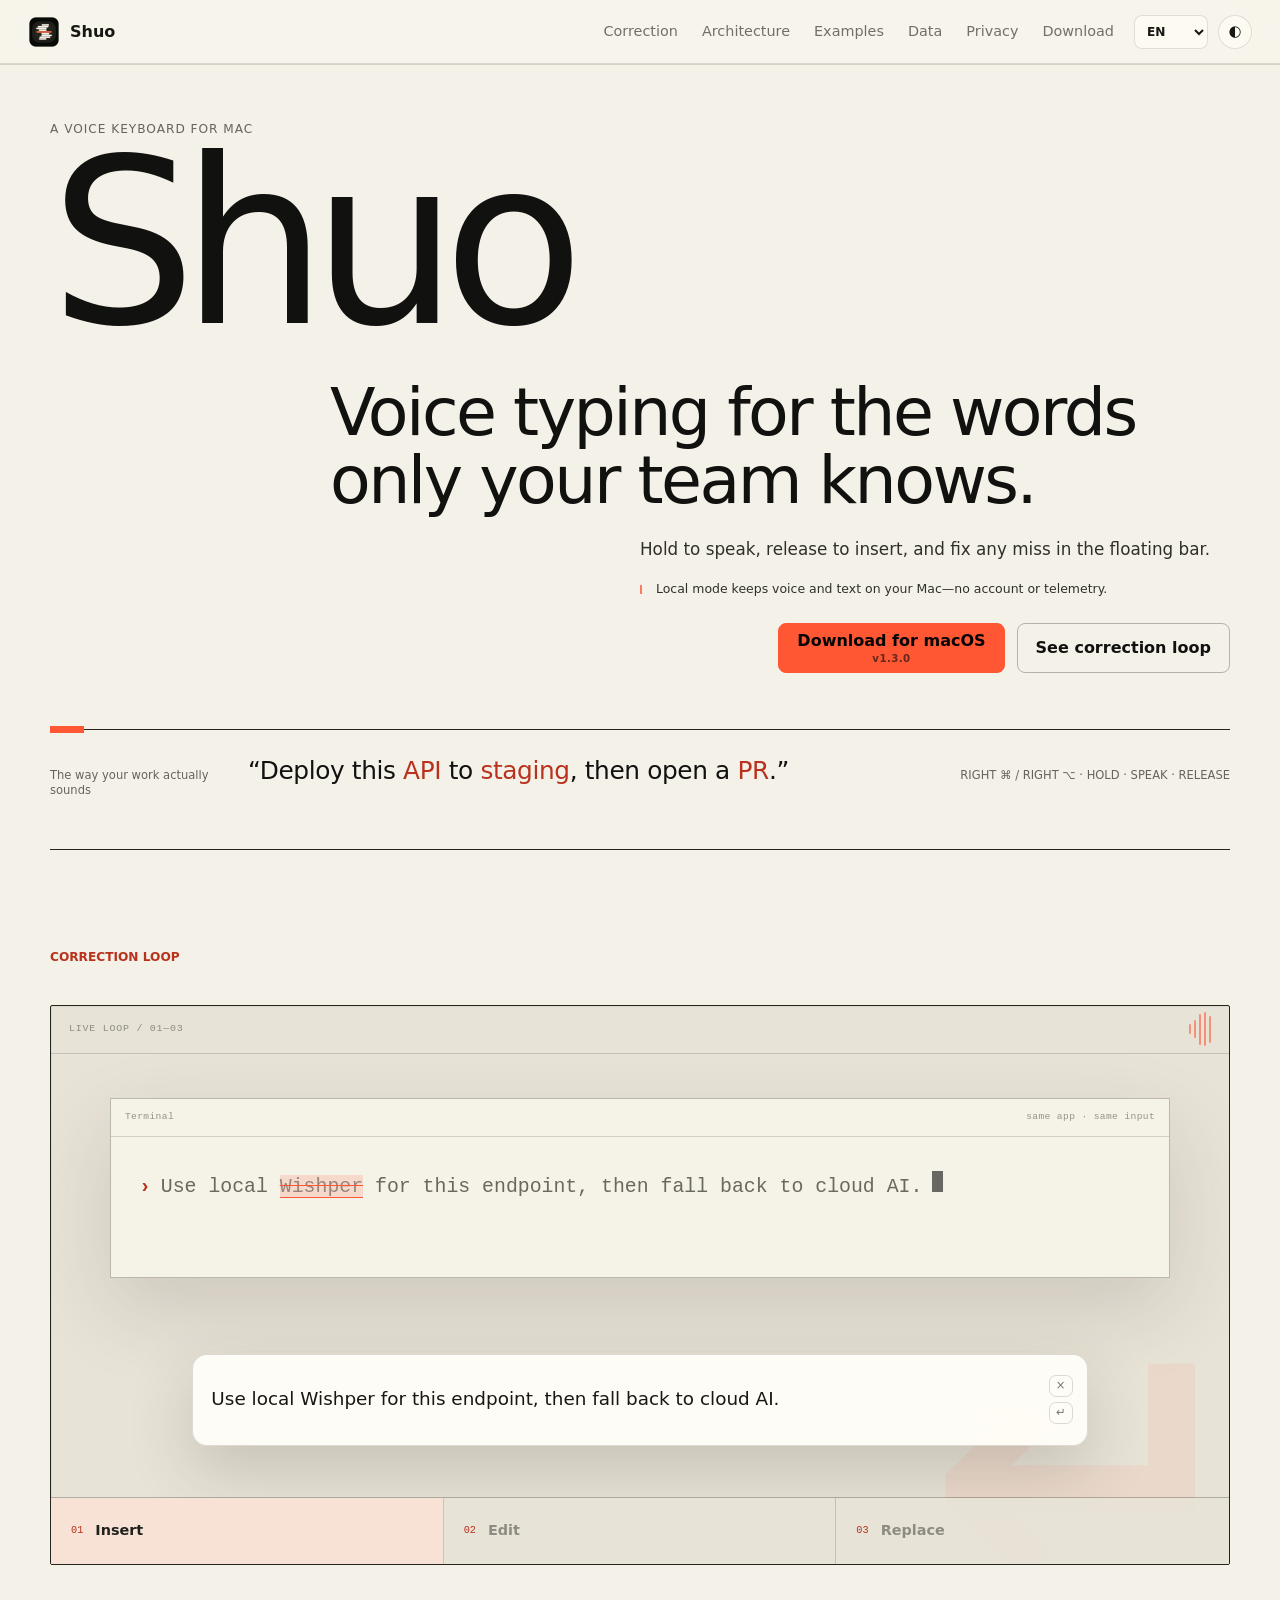
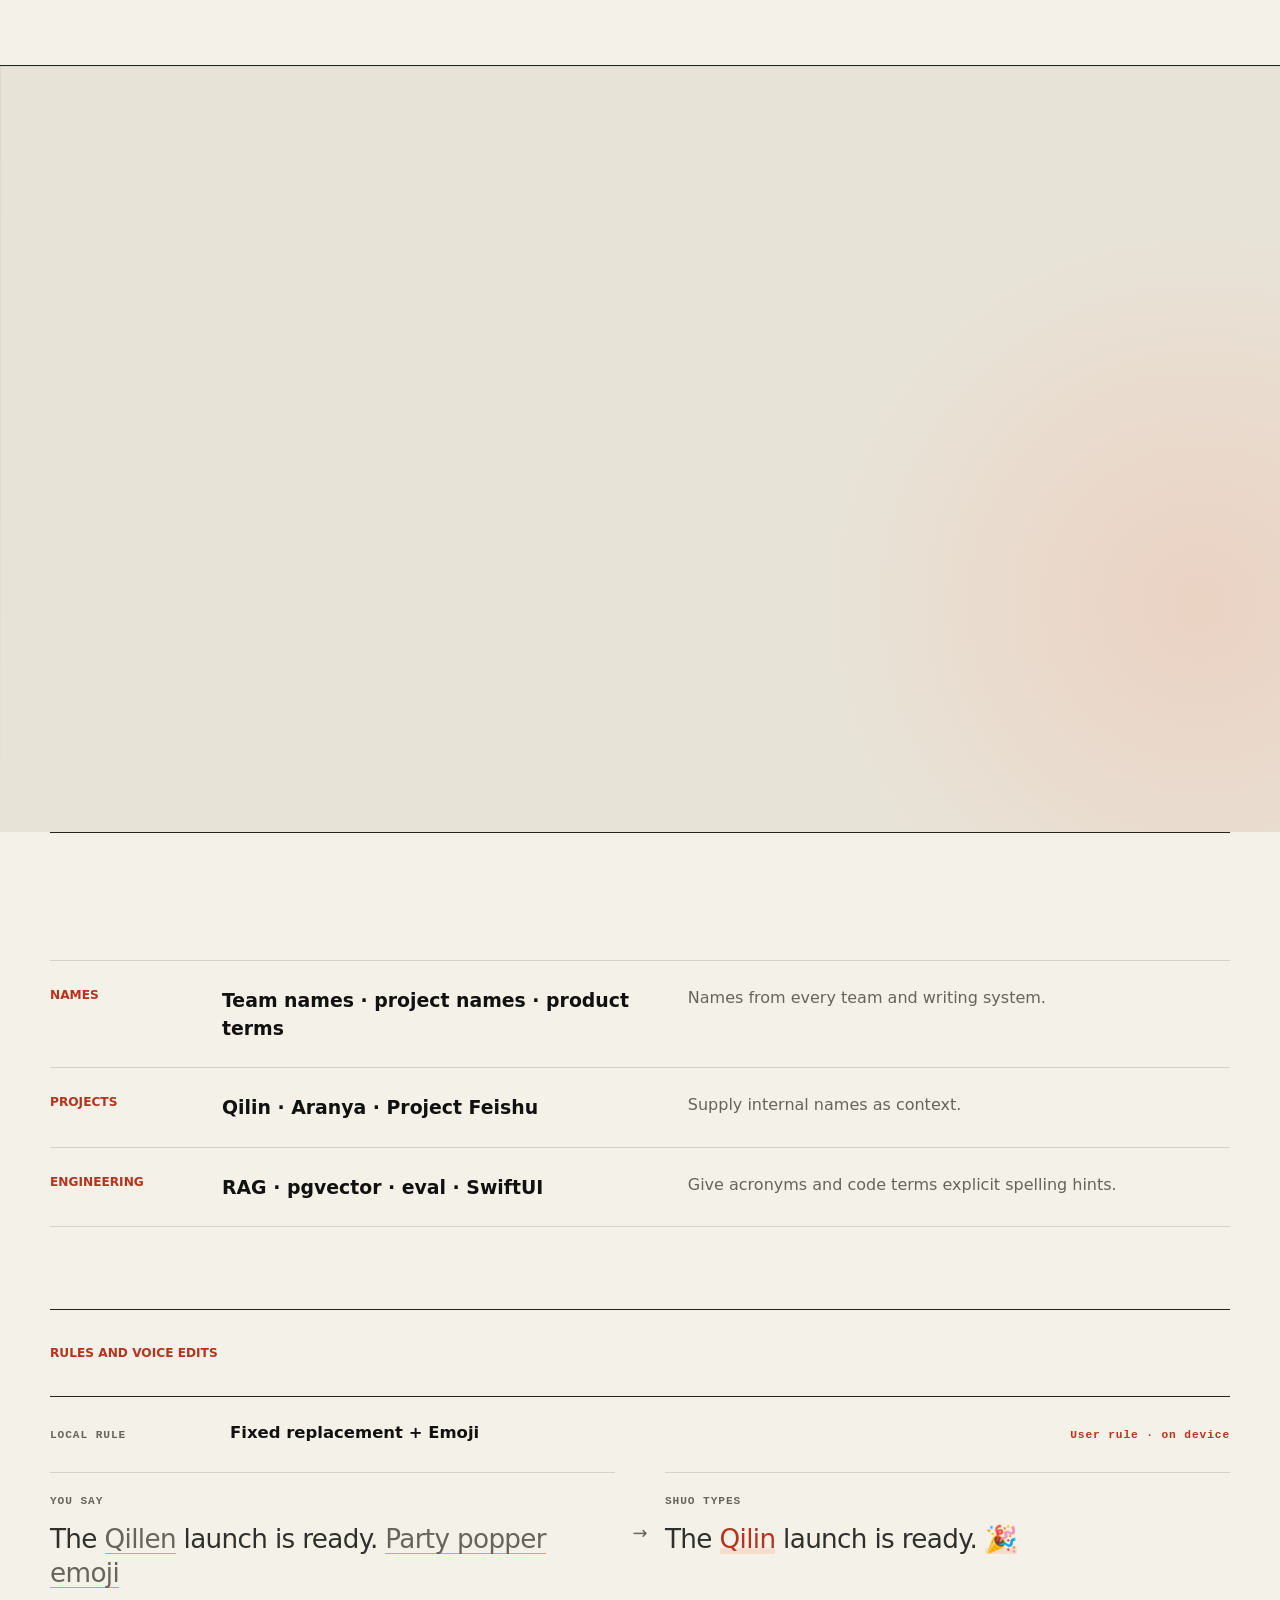
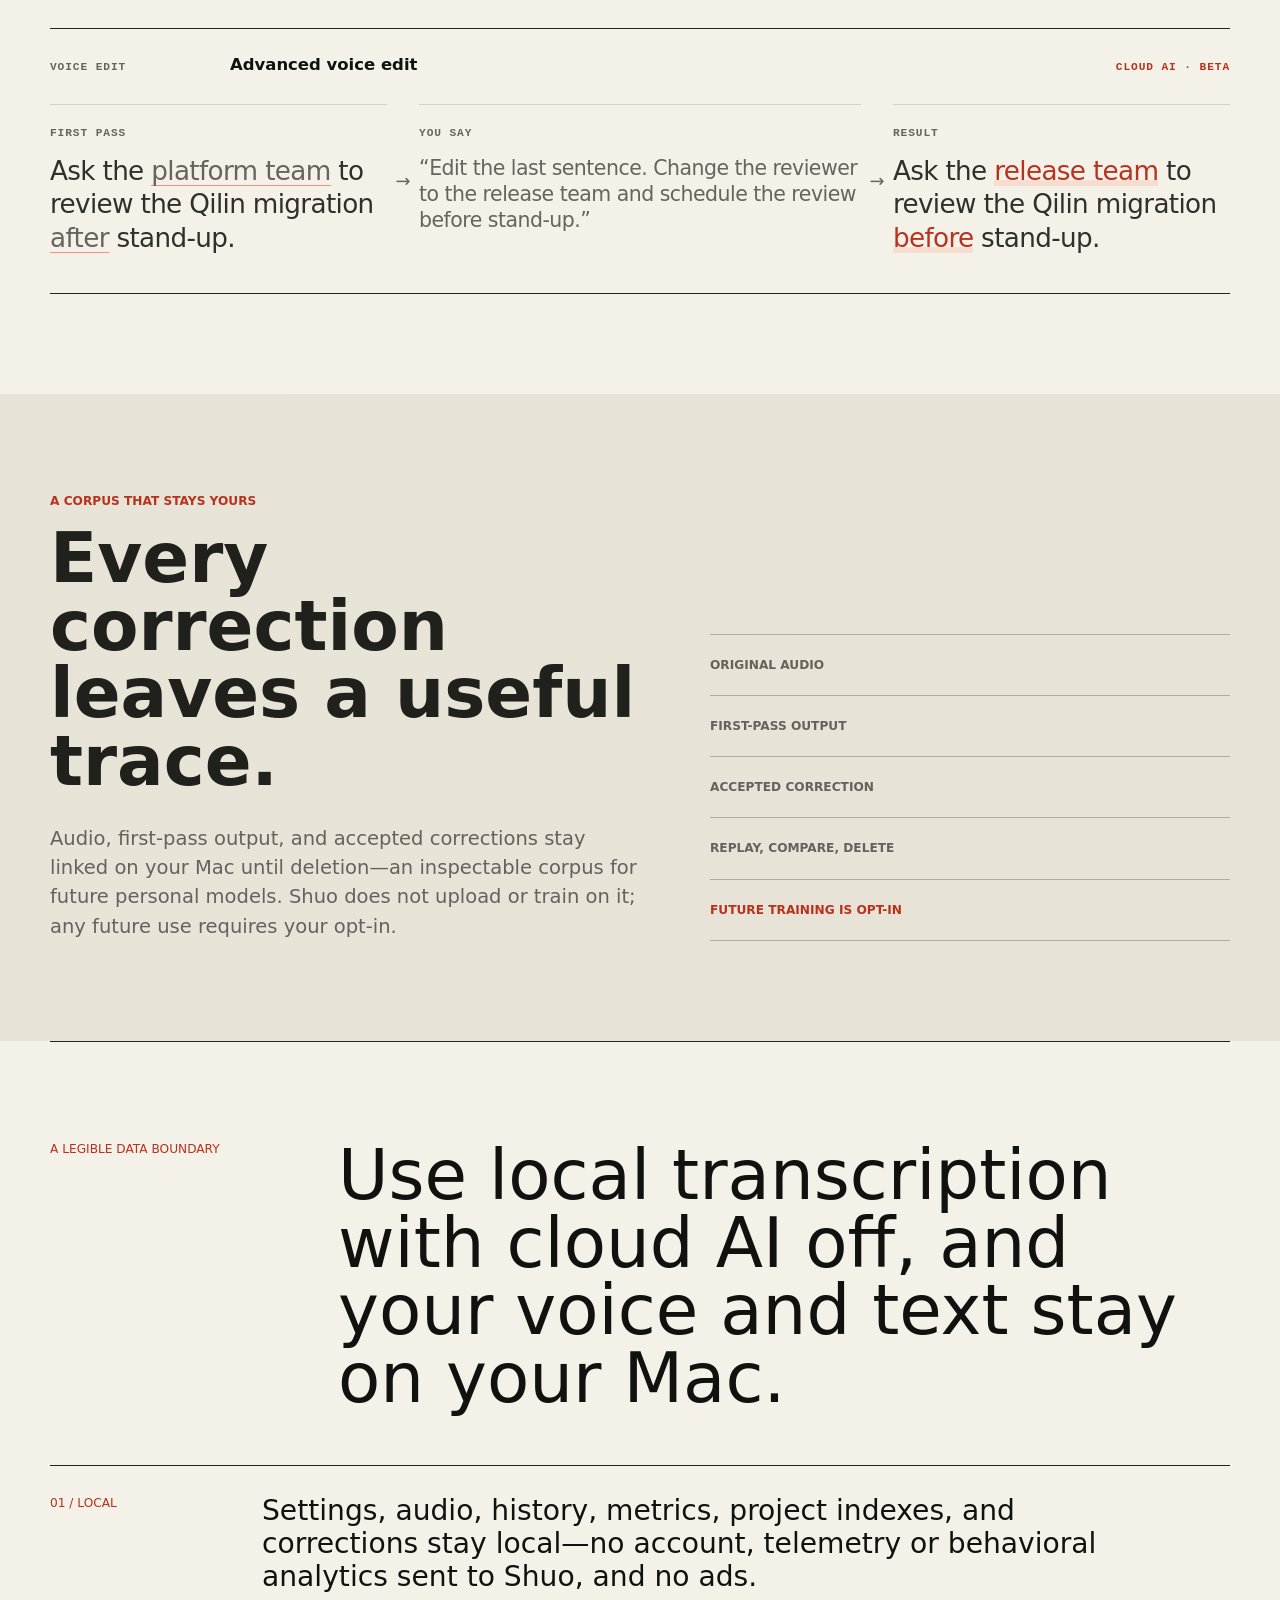
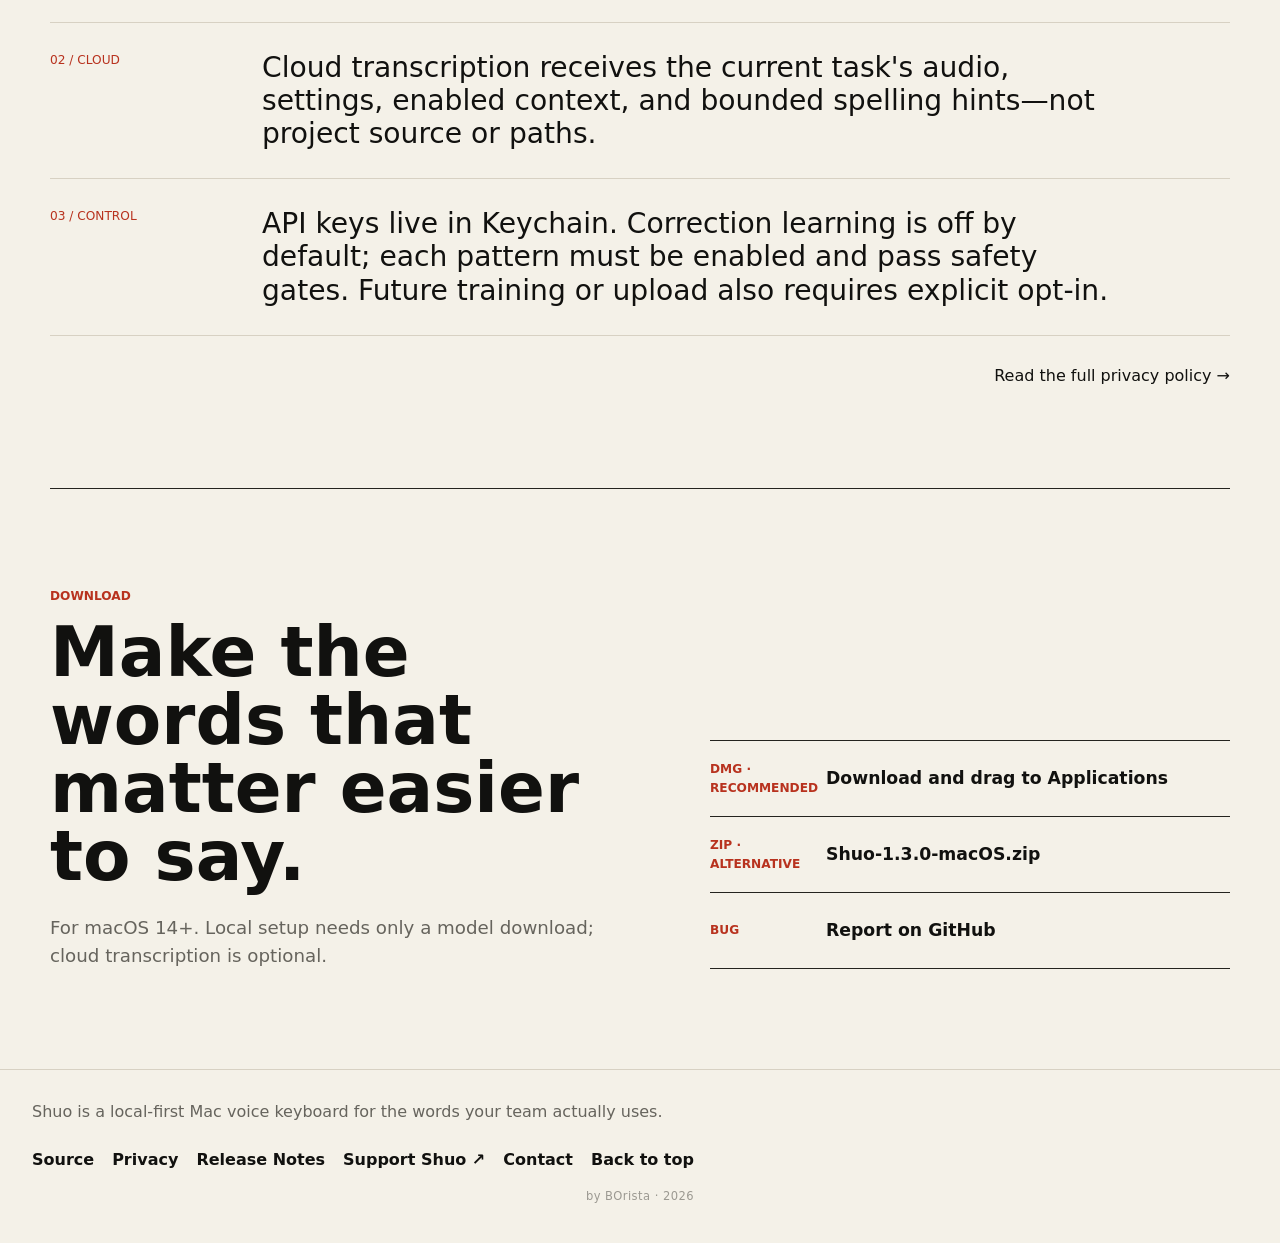
<file: web/index.html>
<!DOCTYPE html>
<html lang="en" data-language="en" data-page-name="home">
  <head>
    <meta charset="utf-8">
    <meta name="viewport" content="width=device-width, initial-scale=1">
    <meta name="description" content="A local-first Mac voice keyboard for team names, project jargon, and global work, with an editable correction bar and local voice history.">
    <meta name="robots" content="index,follow,max-image-preview:large">
    <meta name="theme-color" content="#050505">
    <link rel="canonical" href="https://stcheng.github.io/shuo/">
    <link rel="alternate" hreflang="en" href="https://stcheng.github.io/shuo/en/">
    <link rel="alternate" hreflang="zh-Hans" href="https://stcheng.github.io/shuo/zh-hans/">
    <link rel="alternate" hreflang="zh-Hant" href="https://stcheng.github.io/shuo/zh-hant/">
    <link rel="alternate" hreflang="ja" href="https://stcheng.github.io/shuo/ja/">
    <link rel="alternate" hreflang="x-default" href="https://stcheng.github.io/shuo/">
    <meta property="og:type" content="website">
    <meta property="og:site_name" content="Shuo">
    <meta property="og:locale" content="en_US">
    <meta property="og:locale:alternate" content="zh_CN">
    <meta property="og:locale:alternate" content="zh_TW">
    <meta property="og:locale:alternate" content="ja_JP">
    <meta property="og:title" content="Shuo — Voice typing for team names, project jargon, and global work">
    <meta property="og:description" content="A local-first Mac voice keyboard for team names, project jargon, and global work, with an editable correction bar and local voice history.">
    <meta property="og:url" content="https://stcheng.github.io/shuo/">
    <meta property="og:image" content="https://stcheng.github.io/shuo/assets/shuo-icon.png">
    <meta property="og:image:width" content="512">
    <meta property="og:image:height" content="512">
    <meta property="og:image:alt" content="Shuo app icon">
    <meta name="twitter:card" content="summary">
    <meta name="twitter:title" content="Shuo — Voice typing for team names, project jargon, and global work">
    <meta name="twitter:description" content="A local-first Mac voice keyboard for team names, project jargon, and global work, with an editable correction bar and local voice history.">
    <meta name="twitter:image" content="https://stcheng.github.io/shuo/assets/shuo-icon.png">
    <title>Shuo — Voice typing for team names, project jargon, and global work</title>
    <script type="application/ld+json">{"@context":"https://schema.org","@type":"SoftwareApplication","name":"Shuo","description":"A local-first Mac voice keyboard for team names, project jargon, and global work, with an editable correction bar and local voice history.","url":"https://stcheng.github.io/shuo/","applicationCategory":"UtilitiesApplication","operatingSystem":"macOS 14 or later","downloadUrl":"https://github.com/stcheng/shuo/releases/download/v1.3.0/Shuo-1.3.0-macOS.dmg","inLanguage":["en","zh-Hans","zh-Hant","ja"],"image":"https://stcheng.github.io/shuo/assets/shuo-icon.png"}</script>
    <script defer src="https://cloud.umami.is/script.js" data-website-id="bcb36453-df04-4498-aa66-6ae00ed1094f" data-domains="stcheng.github.io" data-exclude-search="true" data-exclude-hash="true" data-do-not-track="true"></script>
    <script>
      (() => {
        const root = document.documentElement;
        const parameters = new URLSearchParams(window.location.search);
        const normalizeLanguage = (value) => {
          const language = String(value || "").replaceAll("_", "-").toLowerCase();
          if (language === "en" || language.startsWith("en-")) return "en";
          if (language === "ja" || language.startsWith("ja-")) return "ja";
          if (!language.startsWith("zh")) return null;
          return ["hant", "tw", "hk", "mo"].some((part) => language.split("-").includes(part))
            ? "zh-Hant"
            : "zh-Hans";
        };
        let storedLanguage;
        let storedTheme;
        try {
          storedLanguage = window.localStorage.getItem("shuo-site-language");
          storedTheme = window.localStorage.getItem("shuo-site-theme");
        } catch {
          // The page still follows URL, browser, and system preferences.
        }
        const browserLanguages = navigator.languages?.length
          ? navigator.languages
          : [navigator.language];
        const language =
          normalizeLanguage(root.dataset.pageLanguage) ||
          normalizeLanguage(parameters.get("lang")) ||
          normalizeLanguage(storedLanguage) ||
          browserLanguages.map(normalizeLanguage).find(Boolean) ||
          "en";
        const requestedTheme = parameters.get("theme");
        const themePreference = ["auto", "light", "dark"].includes(requestedTheme)
          ? requestedTheme
          : ["auto", "light", "dark"].includes(storedTheme)
            ? storedTheme
            : "auto";
        root.dataset.visualStyle = "thin";
        root.dataset.language = language;
        root.dataset.themePreference = themePreference;
        root.dataset.theme =
          themePreference === "auto"
            ? window.matchMedia("(prefers-color-scheme: dark)").matches ? "dark" : "light"
            : themePreference;
        root.lang = language;
      })();
    </script>
    <link rel="icon" href="assets/shuo-icon.png">
    <link rel="apple-touch-icon" href="assets/shuo-icon.png">
    <link rel="manifest" href="site.webmanifest">
    <link rel="stylesheet" href="styles.css?v=20260713-select-color">
  </head>
  <body data-language="en">
    <script>
      document.body.dataset.language = document.documentElement.dataset.language;
    </script>
    <header class="site-header">
      <a class="brand" href="#top" aria-label="Shuo 首页" data-aria-label-zh="Shuo 首页" data-aria-label-zh-hant="Shuo 首頁" data-aria-label-ja="說 シュオのホーム" data-aria-label-en="Shuo home">
        <img src="assets/shuo-icon.png" alt="" width="32" height="32">
        <span class="lang lang-en">Shuo</span>
        <span class="lang lang-zh">Shuo <b>说</b></span>
        <span class="lang lang-zh-hant">Shuo <b>說</b></span>
        <span class="lang lang-ja"><b>說 シュオ</b></span>
      </a>
      <div class="header-actions">
        <nav class="site-nav" aria-label="主要导航" data-aria-label-zh="主要导航" data-aria-label-zh-hant="主要導覽" data-aria-label-ja="メインナビゲーション" data-aria-label-en="Main navigation">
          <a href="#correction">
            <span class="lang lang-zh">界面</span>
            <span class="lang lang-zh-hant">修正</span>
            <span class="lang lang-ja">修正</span>
            <span class="lang lang-en">Correction</span>
          </a>
          <a href="#architecture">
            <span class="lang lang-zh">架构</span>
            <span class="lang lang-zh-hant">架構</span>
            <span class="lang lang-ja">仕組み</span>
            <span class="lang lang-en">Architecture</span>
          </a>
          <a href="#examples">
            <span class="lang lang-zh">范例</span>
            <span class="lang lang-zh-hant">範例</span>
            <span class="lang lang-ja">例</span>
            <span class="lang lang-en">Examples</span>
          </a>
          <a href="#memory">
            <span class="lang lang-zh">数据</span>
            <span class="lang lang-zh-hant">資料</span>
            <span class="lang lang-ja">データ</span>
            <span class="lang lang-en">Data</span>
          </a>
          <a href="#privacy">
            <span class="lang lang-zh">隐私</span>
            <span class="lang lang-zh-hant">隱私</span>
            <span class="lang lang-ja">プライバシー</span>
            <span class="lang lang-en">Privacy</span>
          </a>
          <a href="#download">
            <span class="lang lang-zh">下载</span>
            <span class="lang lang-zh-hant">下載</span>
            <span class="lang lang-ja">ダウンロード</span>
            <span class="lang lang-en">Download</span>
          </a>
        </nav>
        <a class="header-download" href="https://github.com/stcheng/shuo/releases/download/v1.3.0/Shuo-1.3.0-macOS.dmg" data-umami-event="download-dmg">
          <span class="lang lang-zh">下载</span>
          <span class="lang lang-zh-hant">下載</span>
          <span class="lang lang-ja">入手</span>
          <span class="lang lang-en">Get</span>
        </a>
        <label class="language-select">
          <span class="visually-hidden">Language</span>
          <select data-language-select aria-label="Language">
            <option value="en">EN</option>
            <option value="zh-Hans">简</option>
            <option value="zh-Hant">繁</option>
            <option value="ja">日本語</option>
          </select>
        </label>
        <button class="theme-toggle" type="button" data-theme-toggle aria-label="Appearance: automatic" title="Appearance">
          <span aria-hidden="true">◐</span>
        </button>
      </div>
    </header>

    <main id="top">
      <section class="hero" aria-labelledby="hero-title">
        <div class="hero-copy reveal">
          <p class="eyebrow">
            <span class="lang lang-zh">Mac 语音键盘</span>
            <span class="lang lang-zh-hant">為真實工作語言而做的 Mac 語音鍵盤</span>
            <span class="lang lang-ja">仕事の言葉に強い、Mac 音声入力</span>
            <span class="lang lang-en">A voice keyboard for Mac</span>
          </p>
          <h1 class="hero-title" id="hero-title">
            <span class="lang lang-en">Shuo</span>
            <span class="lang lang-zh">Shuo <small>说</small></span>
            <span class="lang lang-zh-hant">Shuo <small>說</small></span>
            <span class="lang lang-ja hero-title-ja"><b>說</b><small>シュオ</small></span>
          </h1>
          <p class="hero-statement">
            <span class="lang lang-zh">中文想法，<em>English terms，</em><br>　　一口气<del>说</del> Shuo 完。</span>
            <span class="lang lang-zh-hant">中文思考，<em>English terms，</em><br>一口氣說完。</span>
            <span class="lang lang-ja">日本語の文脈も、<em>English terms も、</em><br>ひと息で。</span>
            <span class="lang lang-en">Voice typing for the words<br>only your team knows.</span>
          </p>
          <p class="hero-note">
            <span class="lang lang-zh">按住。说话。松开。听错了，即刻改好。</span>
            <span class="lang lang-zh-hant">按住說，放開寫入。聽錯了，就在懸浮列改好。</span>
            <span class="lang lang-ja">キーを押して話し、離せば入力。聞き違いはフローティングバーで直せます。</span>
            <span class="lang lang-en">Hold to speak, release to insert, and fix any miss in the floating bar.</span>
          </p>
          <p class="hero-proof">
            <span class="lang lang-zh">No 账号登录，No 信息收集，No 广告。<br>本地模式：语音与文字只留在这台 Mac。</span>
            <span class="lang lang-zh-hant">本機模式：語音與文字留在這台 Mac。無需帳號，不傳送遙測。</span>
            <span class="lang lang-ja">ローカルモードなら、音声もテキストもこの Mac の中に。アカウント不要で、テレメトリも送信しません。</span>
            <span class="lang lang-en">Local mode keeps voice and text on your Mac—no account or telemetry.</span>
          </p>
          <div class="hero-actions">
            <a class="button primary hero-download-button" href="https://github.com/stcheng/shuo/releases/download/v1.3.0/Shuo-1.3.0-macOS.dmg" data-umami-event="download-dmg">
              <span class="lang lang-zh">下载 macOS 版</span>
              <span class="lang lang-zh-hant">下載 macOS 版</span>
              <span class="lang lang-ja">macOS 版をダウンロード</span>
              <span class="lang lang-en">Download for macOS</span>
              <span class="hero-download-version">v1.3.0</span>
            </a>
            <a class="button secondary" href="#correction">
              <span class="lang lang-zh">看看这是啥</span>
              <span class="lang lang-zh-hant">看看如何修正</span>
              <span class="lang lang-ja">修正の流れを見る</span>
              <span class="lang lang-en">See correction loop</span>
            </a>
          </div>
        </div>

        <div class="hero-utterance reveal">
          <p class="hero-utterance-label">
            <span class="lang lang-zh">一句话，就按你说的样子</span>
            <span class="lang lang-zh-hant">一句話，就是你工作的樣子</span>
            <span class="lang lang-ja">いつもの仕事の言葉、そのままに</span>
            <span class="lang lang-en">The way your work actually sounds</span>
          </p>
          <blockquote>
            <span class="lang lang-zh">“把这个 <strong>API</strong> deploy 到 <strong>staging</strong>，然后开一个 <strong>PR</strong>。”</span>
            <span class="lang lang-zh-hant">「把這個 <strong>API</strong> deploy 到 <strong>staging</strong>，test 跑完再開 <strong>PR</strong>。」</span>
            <span class="lang lang-ja">「この <strong>endpoint</strong> は local Whisper で動かして、失敗したら OpenAI に <strong>fallback</strong> して。」</span>
            <span class="lang lang-en">“Deploy this <strong>API</strong> to <strong>staging</strong>, then open a <strong>PR</strong>.”</span>
          </blockquote>
          <p class="hero-utterance-meta">
            <span class="lang lang-zh">右 ⌘ / 右 ⌥ · 按住 · 说话 · 松开</span>
            <span class="lang lang-zh-hant">右 ⌘ / 右 ⌥ · 按住 · 說話 · 放開</span>
            <span class="lang lang-ja">右 ⌘ / 右 ⌥ · 押す · 話す · 離す</span>
            <span class="lang lang-en">Right ⌘ / Right ⌥ · hold · speak · release</span>
          </p>
        </div>
      </section>

      <section class="correction-section" id="correction" aria-labelledby="correction-title">
        <div class="correction-copy reveal">
          <h2 class="eyebrow" id="correction-title">
            <span class="lang lang-zh">直接录入，即刻显示。<br>随心修改，同步学习。</span>
            <span class="lang lang-zh-hant">改完，放回原處</span>
            <span class="lang lang-ja">直して、元の場所へ</span>
            <span class="lang lang-en">Correction loop</span>
          </h2>
        </div>

        <div class="correction-demo reveal" data-correction-demo data-state="insert">
          <div class="correction-demo-head">
            <span>LIVE LOOP / 01—03</span>
            <div class="correction-demo-activity" aria-hidden="true"><i></i><i></i><i></i><i></i><i></i></div>
          </div>

          <div class="correction-target">
            <div class="correction-target-bar">
              <span>Terminal</span>
              <span>
                <span class="lang lang-zh">任意 App · 随心输入</span>
                <span class="lang lang-zh-hant">同一 App · 同一輸入</span>
                <span class="lang lang-ja">同じアプリ · 同じ入力</span>
                <span class="lang lang-en">same app · same input</span>
              </span>
            </div>
            <p>
              <b>›</b>
              <span class="correction-line-animation" data-correction-animation-line aria-hidden="true"></span>
              <span class="correction-line-state" data-demo-state="insert edit">
                <span class="lang lang-zh">这个 endpoint 先用 local <mark>Wishper</mark>，失败再 fallback 到 Cloud AI。</span>
                <span class="lang lang-zh-hant">這個 endpoint 先用 local <mark>Wishper</mark>，失敗再 fallback 到 OpenAI。</span>
                <span class="lang lang-ja">この endpoint は local <mark>Wishper</mark> で、失敗したら OpenAI に fallback して。</span>
                <span class="lang lang-en">Use local <mark>Wishper</mark> for this endpoint, then fall back to cloud AI.</span>
              </span>
              <span class="correction-line-state" data-demo-state="replace">
                <span class="lang lang-zh">这个 endpoint 先用 local <ins>Whisper</ins>，失败再 fallback 到 Cloud AI。</span>
                <span class="lang lang-zh-hant">這個 endpoint 先用 local <ins>Whisper</ins>，失敗再 fallback 到 OpenAI。</span>
                <span class="lang lang-ja">この endpoint は local <ins>Whisper</ins> で、失敗したら OpenAI に fallback して。</span>
                <span class="lang lang-en">Use local <ins>Whisper</ins> for this endpoint, then fall back to cloud AI.</span>
              </span>
              <i class="correction-cursor" aria-hidden="true"></i>
            </p>
          </div>

          <div class="correction-float">
            <div class="correction-float-state correction-float-state-insert" data-demo-state="insert">
              <p>
                <span class="lang lang-zh">这个 endpoint 先用 local Wishper，失败再 fallback 到 Cloud AI。</span>
                <span class="lang lang-zh-hant">這個 endpoint 先用 local Wishper，失敗再 fallback 到 OpenAI。</span>
                <span class="lang lang-ja">この endpoint は local Wishper で、失敗したら OpenAI に fallback して。</span>
                <span class="lang lang-en">Use local Wishper for this endpoint, then fall back to cloud AI.</span>
              </p>
            </div>
            <div class="correction-float-state correction-float-state-edit" data-demo-state="edit">
              <p>
                <span class="lang lang-zh">这个 endpoint 先用 local <strong>Whisper</strong>，失败再 fallback 到 Cloud AI。</span>
                <span class="lang lang-zh-hant">這個 endpoint 先用 local <strong>Whisper</strong>，失敗再 fallback 到 OpenAI。</span>
                <span class="lang lang-ja">この endpoint は local <strong>Whisper</strong> で、失敗したら OpenAI に fallback して。</span>
                <span class="lang lang-en">Use local <strong>Whisper</strong> for this endpoint, then fall back to cloud AI.</span>
              </p>
            </div>
            <div class="correction-float-state correction-float-state-replace" data-demo-state="replace">
              <p>
                <span class="lang lang-zh">已放回原处</span>
                <span class="lang lang-zh-hant">已放回原處</span>
                <span class="lang lang-ja">元の場所へ戻しました</span>
                <span class="lang lang-en">Put back in place</span>
              </p>
            </div>
            <div class="correction-float-actions" aria-hidden="true"><span>×</span><span>↵</span></div>
          </div>

          <div class="correction-steps" role="group" aria-label="纠正演示步骤" data-aria-label-zh="纠正演示步骤" data-aria-label-zh-hant="修正示範步驟" data-aria-label-ja="修正デモの手順" data-aria-label-en="Correction demo steps">
            <button type="button" data-correction-step="insert" aria-pressed="true">
              <span>01</span>
              <strong class="lang lang-zh">上屏</strong><strong class="lang lang-zh-hant">寫入</strong><strong class="lang lang-ja">入力</strong><strong class="lang lang-en">Insert</strong>
            </button>
            <button type="button" data-correction-step="edit" aria-pressed="false">
              <span>02</span>
              <strong class="lang lang-zh">修改</strong><strong class="lang lang-zh-hant">修改</strong><strong class="lang lang-ja">修正</strong><strong class="lang lang-en">Edit</strong>
            </button>
            <button type="button" data-correction-step="replace" aria-pressed="false">
              <span>03</span>
              <strong class="lang lang-zh">放回</strong><strong class="lang lang-zh-hant">放回</strong><strong class="lang lang-ja">戻す</strong><strong class="lang lang-en">Replace</strong>
            </button>
          </div>
        </div>

      </section>

      <section class="architecture-section" id="architecture" aria-labelledby="architecture-title">
        <div class="architecture-inner">
          <div class="architecture-intro reveal">
            <div>
              <p class="eyebrow">Signal path / 01—07</p>
            </div>
            <div>
              <h2 id="architecture-title">
                <span class="lang lang-zh">一段声音，都经历了什么</span>
                <span class="lang lang-zh-hant">一句話，在寫入之前經過什麼。</span>
                <span class="lang lang-ja">ひとつの発話が入力されるまで。</span>
                <span class="lang lang-en">What happens before a sentence lands.</span>
              </h2>
            </div>
          </div>

          <div class="architecture-console reveal" data-architecture>
            <div class="architecture-path-shell" tabindex="0" aria-label="可横向滚动的信号路径" data-aria-label-zh="可横向滚动的信号路径" data-aria-label-zh-hant="可橫向捲動的訊號路徑" data-aria-label-ja="横方向にスクロールできる信号経路" data-aria-label-en="Scrollable signal path">
              <ol class="architecture-path" aria-label="Shuo 信号路径" data-aria-label-zh="Shuo 信号路径" data-aria-label-zh-hant="Shuo 訊號路徑" data-aria-label-ja="說 シュオの信号経路" data-aria-label-en="Shuo signal path">
                <li class="architecture-rail" aria-hidden="true">
                  <span class="architecture-rail-progress"></span>
                </li>
                <li class="architecture-node is-active">
                  <button type="button" data-architecture-stage="voice-input" aria-controls="architecture-detail-voice-input" aria-expanded="true">
                    <span class="architecture-node-code">01 / IN</span>
                    <span class="architecture-glyph" aria-hidden="true">
                      <svg viewBox="0 0 32 32">
                        <path d="M4 16h3l2-6 4 13 4-17 4 14 2-4h5"></path>
                      </svg>
                    </span>
                    <span class="architecture-node-title">
                      <span class="lang lang-zh">语音输入</span>
                      <span class="lang lang-zh-hant">語音輸入</span>
                      <span class="lang lang-ja">音声入力</span>
                      <span class="lang lang-en">Voice input</span>
                    </span>
                  </button>
                </li>
                <li class="architecture-node">
                  <button type="button" data-architecture-stage="audio-processing" aria-controls="architecture-detail-audio-processing" aria-expanded="false">
                    <span class="architecture-node-code">02 / DSP</span>
                    <span class="architecture-glyph" aria-hidden="true">
                      <svg viewBox="0 0 32 32">
                        <path d="M6 8h20M6 16h20M6 24h20"></path>
                        <circle cx="12" cy="8" r="2.5"></circle>
                        <circle cx="21" cy="16" r="2.5"></circle>
                        <circle cx="15" cy="24" r="2.5"></circle>
                      </svg>
                    </span>
                    <span class="architecture-node-title">
                      <span class="lang lang-zh">声音处理</span>
                      <span class="lang lang-zh-hant">聲音處理</span>
                      <span class="lang lang-ja">音声処理</span>
                      <span class="lang lang-en">Audio processing</span>
                    </span>
                  </button>
                </li>
                <li class="architecture-node">
                  <button type="button" data-architecture-stage="context" aria-controls="architecture-detail-context" aria-expanded="false">
                    <span class="architecture-node-code">03 / CTX</span>
                    <span class="architecture-glyph" aria-hidden="true">
                      <svg viewBox="0 0 32 32">
                        <circle cx="8" cy="16" r="2.5"></circle>
                        <circle cx="24" cy="9" r="2.5"></circle>
                        <circle cx="24" cy="23" r="2.5"></circle>
                        <path d="M10.5 16h4.5c4 0 3-7 6.5-7M15 16c4 0 3 7 6.5 7"></path>
                      </svg>
                    </span>
                    <span class="architecture-node-title">
                      <span class="lang lang-zh">上下文</span>
                      <span class="lang lang-zh-hant">上下文</span>
                      <span class="lang lang-ja">コンテキスト</span>
                      <span class="lang lang-en">Context</span>
                    </span>
                  </button>
                </li>
                <li class="architecture-node">
                  <button type="button" data-architecture-stage="inference" aria-controls="architecture-detail-inference" aria-expanded="false">
                    <span class="architecture-node-code">04 / AI</span>
                    <span class="architecture-glyph" aria-hidden="true">
                      <svg viewBox="0 0 32 32">
                        <rect x="9" y="9" width="14" height="14" rx="2"></rect>
                        <path d="M13 13h6v6h-6zM12 5v4M20 5v4M12 23v4M20 23v4M5 12h4M23 12h4M5 20h4M23 20h4"></path>
                      </svg>
                    </span>
                    <span class="architecture-node-title">
                      <span class="lang lang-zh">AI 推理</span>
                      <span class="lang lang-zh-hant">AI 推論</span>
                      <span class="lang lang-ja">AI 推論</span>
                      <span class="lang lang-en">AI inference</span>
                    </span>
                  </button>
                </li>
                <li class="architecture-node">
                  <button type="button" data-architecture-stage="post-processing" aria-controls="architecture-detail-post-processing" aria-expanded="false">
                    <span class="architecture-node-code">05 / TXT</span>
                    <span class="architecture-glyph" aria-hidden="true">
                      <svg viewBox="0 0 32 32">
                        <path d="M6 9h14M6 16h20M6 23h11"></path>
                        <path d="m23 5 1.2 2.8L27 9l-2.8 1.2L23 13l-1.2-2.8L19 9l2.8-1.2z"></path>
                      </svg>
                    </span>
                    <span class="architecture-node-title">
                      <span class="lang lang-zh">后处理</span>
                      <span class="lang lang-zh-hant">後處理</span>
                      <span class="lang lang-ja">後処理</span>
                      <span class="lang lang-en">Post-processing</span>
                    </span>
                  </button>
                </li>
                <li class="architecture-node">
                  <button type="button" data-architecture-stage="correction" aria-controls="architecture-detail-correction" aria-expanded="false">
                    <span class="architecture-node-code">06 / YOU</span>
                    <span class="architecture-glyph" aria-hidden="true">
                      <svg viewBox="0 0 32 32">
                        <path d="m8 23 1-5L21 6l5 5-12 12zM19 8l5 5M8 23l5-1"></path>
                        <path d="M19 25H7"></path>
                      </svg>
                    </span>
                    <span class="architecture-node-title">
                      <span class="lang lang-zh">人工纠正</span>
                      <span class="lang lang-zh-hant">人工修正</span>
                      <span class="lang lang-ja">手動修正</span>
                      <span class="lang lang-en">Human correction</span>
                    </span>
                  </button>
                </li>
                <li class="architecture-node">
                  <button type="button" data-architecture-stage="result" aria-controls="architecture-detail-result" aria-expanded="false">
                    <span class="architecture-node-code">07 / OUT</span>
                    <span class="architecture-glyph" aria-hidden="true">
                      <svg viewBox="0 0 32 32">
                        <path d="M6 8h13M6 14h9M6 20h11"></path>
                        <path d="M18 23h8V10M22 14l4-4 4 4"></path>
                      </svg>
                    </span>
                    <span class="architecture-node-title">
                      <span class="lang lang-zh">最终结果</span>
                      <span class="lang lang-zh-hant">最終結果</span>
                      <span class="lang lang-ja">最終結果</span>
                      <span class="lang lang-en">Final result</span>
                    </span>
                  </button>
                </li>
              </ol>
            </div>

            <div class="architecture-inspector" aria-live="polite">
              <article class="architecture-detail" id="architecture-detail-voice-input" aria-labelledby="architecture-detail-title-voice-input">
                <p class="architecture-detail-index">01 / CAPTURE</p>
                <div>
                  <h3 id="architecture-detail-title-voice-input">
                    <span class="lang lang-zh">语音输入</span>
                    <span class="lang lang-zh-hant">語音輸入</span>
                    <span class="lang lang-ja">音声入力</span>
                    <span class="lang lang-en">Voice input</span>
                  </h3>
                  <p>
                    <span class="lang lang-zh">按住快捷键时，Shuo 开始聆听；松开快捷键，Shuo 堵住耳朵。</span>
                    <span class="lang lang-zh-hant">只有按住快捷鍵時，Shuo 才會擷取麥克風聲音；放開就結束這一段輸入。</span>
                    <span class="lang lang-ja">ショートカットを押している間だけマイク音声を取り込み、離すとその入力を終了します。</span>
                    <span class="lang lang-en">Shuo captures microphone audio only while you hold the push-to-talk shortcut, then closes that input when you release.</span>
                  </p>
                </div>
                <p class="architecture-boundary">
                  <span class="architecture-boundary-label lang lang-zh">边界</span>
                  <span class="architecture-boundary-label lang lang-zh-hant">邊界</span>
                  <span class="architecture-boundary-label lang lang-ja">境界</span>
                  <span class="architecture-boundary-label lang lang-en">Boundary</span>
                  <span class="lang lang-zh">从这台 Mac 的麦克风开始</span>
                  <span class="lang lang-zh-hant">從這台 Mac 的麥克風開始</span>
                  <span class="lang lang-ja">この Mac のマイクから始まる</span>
                  <span class="lang lang-en">Begins at this Mac’s microphone</span>
                </p>
              </article>

              <article class="architecture-detail" id="architecture-detail-audio-processing" aria-labelledby="architecture-detail-title-audio-processing" hidden>
                <p class="architecture-detail-index">02 / PREPARE</p>
                <div>
                  <h3 id="architecture-detail-title-audio-processing">
                    <span class="lang lang-zh">声音处理</span>
                    <span class="lang lang-zh-hant">聲音處理</span>
                    <span class="lang lang-ja">音声処理</span>
                    <span class="lang lang-en">Audio processing</span>
                  </h3>
                  <p>
                    <span class="lang lang-zh">检测人声、适配<strong>轻声输入</strong>；<strong>去除噪音</strong>，整理转写音频。</span>
                    <span class="lang lang-zh-hant">偵測人聲、適應輕聲輸入，並把這段聲音整理成適合轉寫的音訊。</span>
                    <span class="lang lang-ja">発話を検出し、小さな声に適応して、文字起こしに適した音声区間へ整えます。</span>
                    <span class="lang lang-en">Speech detection and quiet-input adaptation prepare a clean audio segment for transcription.</span>
                  </p>
                </div>
                <p class="architecture-boundary">
                  <span class="architecture-boundary-label lang lang-zh">信号</span>
                  <span class="architecture-boundary-label lang lang-zh-hant">訊號</span>
                  <span class="architecture-boundary-label lang lang-ja">信号</span>
                  <span class="architecture-boundary-label lang lang-en">Signal</span>
                  <span class="lang lang-zh">在本机完成音频准备</span>
                  <span class="lang lang-zh-hant">在本機完成音訊準備</span>
                  <span class="lang lang-ja">音声の準備はローカルで完了</span>
                  <span class="lang lang-en">Audio preparation runs locally</span>
                </p>
              </article>

              <article class="architecture-detail" id="architecture-detail-context" aria-labelledby="architecture-detail-title-context" hidden>
                <p class="architecture-detail-index">03 / CONTEXT</p>
                <div>
                  <h3 id="architecture-detail-title-context">
                    <span class="lang lang-zh">上下文</span>
                    <span class="lang lang-zh-hant">上下文</span>
                    <span class="lang lang-ja">コンテキスト</span>
                    <span class="lang lang-en">Context</span>
                  </h3>
                  <p>
                    <span class="lang lang-zh">常用词汇、项目黑话、自定义提示词，共同组合成你的专属转写线索。</span>
                    <span class="lang lang-zh-hant">常用詞、專案詞彙和可重用提示會組成有長度限制的拼寫線索；專案原始檔與路徑不會因此上傳。</span>
                    <span class="lang lang-ja">よく使う語、プロジェクト用語、再利用できるプロンプトを長さを制限した綴りのヒントにまとめます。ソースファイルやパスはアップロードしません。</span>
                    <span class="lang lang-en">Preferred terms, project vocabulary, and reusable prompts become bounded spelling hints; project source files and paths are not uploaded.</span>
                  </p>
                </div>
                <p class="architecture-boundary">
                  <span class="architecture-boundary-label lang lang-zh">上下文</span>
                  <span class="architecture-boundary-label lang lang-zh-hant">上下文</span>
                  <span class="architecture-boundary-label lang lang-ja">文脈</span>
                  <span class="architecture-boundary-label lang lang-en">Context</span>
                  <span class="lang lang-zh">只准备当前需要的线索</span>
                  <span class="lang lang-zh-hant">只準備目前需要的線索</span>
                  <span class="lang lang-ja">今必要なヒントだけを準備</span>
                  <span class="lang lang-en">Only relevant hints are prepared</span>
                </p>
              </article>

              <article class="architecture-detail" id="architecture-detail-inference" aria-labelledby="architecture-detail-title-inference" hidden>
                <p class="architecture-detail-index">04 / TRANSCRIBE</p>
                <div>
                  <h3 id="architecture-detail-title-inference">
                    <span class="lang lang-zh">AI 推理</span>
                    <span class="lang lang-zh-hant">AI 推論</span>
                    <span class="lang lang-ja">AI 推論</span>
                    <span class="lang lang-en">AI inference</span>
                  </h3>
                  <p>
                    <span class="lang lang-zh">你选定的本地模型，抑或云端模型，把处理后的音频变成初始输出。</span>
                    <span class="lang lang-zh-hant">你選擇的本機或雲端語音模型，把處理後的音訊轉成初始輸出。只有雲端模式才會傳送本次音訊與有限提示。</span>
                    <span class="lang lang-ja">選択したローカルまたはクラウドの音声モデルが、処理済み音声を初回の文字起こしへ変換します。音声と限定されたヒントを送るのはクラウドモードだけです。</span>
                    <span class="lang lang-en">Your selected local or cloud speech model turns the prepared audio into an initial output. Only cloud mode sends this audio and its bounded hints.</span>
                  </p>
                </div>
                <p class="architecture-boundary">
                  <span class="architecture-boundary-label lang lang-zh">模型</span>
                  <span class="architecture-boundary-label lang lang-zh-hant">模型</span>
                  <span class="architecture-boundary-label lang lang-ja">モデル</span>
                  <span class="architecture-boundary-label lang lang-en">Model</span>
                  <span class="lang lang-zh">本地优先，云端可选</span>
                  <span class="lang lang-zh-hant">本機優先，雲端可選</span>
                  <span class="lang lang-ja">ローカル優先、クラウドは任意</span>
                  <span class="lang lang-en">Local-first, cloud optional</span>
                </p>
              </article>

              <article class="architecture-detail" id="architecture-detail-post-processing" aria-labelledby="architecture-detail-title-post-processing" hidden>
                <p class="architecture-detail-index">05 / REFINE</p>
                <div>
                  <h3 id="architecture-detail-title-post-processing">
                    <span class="lang lang-zh">后处理</span>
                    <span class="lang lang-zh-hant">後處理</span>
                    <span class="lang lang-ja">後処理</span>
                    <span class="lang lang-en">Post-processing</span>
                  </h3>
                  <p>
                    <span class="lang lang-zh">执行你开启的任意步骤：文本润色、字词替换，Emoji 支持、标点与格式修订，随心所欲。</span>
                    <span class="lang lang-zh-hant">只執行你已開啟的步驟：文字整理、字形、Emoji、替換，以及可選的 AI 潤飾。</span>
                    <span class="lang lang-ja">有効にした処理だけを実行します。テキスト整理、字形、Emoji、置換、任意の AI リライトです。</span>
                    <span class="lang lang-en">Only enabled steps run: text cleanup, script conversion, emoji, replacements, and optional AI retouching.</span>
                  </p>
                </div>
                <p class="architecture-boundary">
                  <span class="architecture-boundary-label lang lang-zh">控制</span>
                  <span class="architecture-boundary-label lang lang-zh-hant">控制</span>
                  <span class="architecture-boundary-label lang lang-ja">制御</span>
                  <span class="architecture-boundary-label lang lang-en">Control</span>
                  <span class="lang lang-zh">AI 润色启用时，只发送当前文字与所需提示</span>
                  <span class="lang lang-zh-hant">啟用 AI 潤飾時，只傳送目前文字與所需提示</span>
                  <span class="lang lang-ja">AI リライト時は現在のテキストと必要な指示だけを送信</span>
                  <span class="lang lang-en">AI retouch sends only the current text and required prompt</span>
                </p>
              </article>

              <article class="architecture-detail" id="architecture-detail-correction" aria-labelledby="architecture-detail-title-correction" hidden>
                <p class="architecture-detail-index">06 / REVIEW</p>
                <div>
                  <h3 id="architecture-detail-title-correction">
                    <span class="lang lang-zh">人工纠正</span>
                    <span class="lang lang-zh-hant">人工修正</span>
                    <span class="lang lang-ja">手動修正</span>
                    <span class="lang lang-en">Human correction</span>
                  </h3>
                  <p>
                    <span class="lang lang-zh">悬浮栏修改，原 App 呈现，修改记录成为学习材料。语音指令，方便快捷；AI 增强，魔力无限。</span>
                    <span class="lang lang-zh-hant">在懸浮列修改，並安全替換回原 App。</span>
                    <span class="lang lang-ja">フローティングバーで修正し、元のアプリへ安全に戻します。</span>
                    <span class="lang lang-en">Revise in the floating bar and safely return the text to the original app.</span>
                  </p>
                </div>
                <p class="architecture-boundary">
                  <span class="architecture-boundary-label lang lang-zh">人工闭环</span>
                  <span class="architecture-boundary-label lang lang-zh-hant">人工閉環</span>
                  <span class="architecture-boundary-label lang lang-ja">人の確認</span>
                  <span class="architecture-boundary-label lang lang-en">Human loop</span>
                  <span class="lang lang-zh">最终决定仍然在你手里</span>
                  <span class="lang lang-zh-hant">最終決定仍然在你手裡</span>
                  <span class="lang lang-ja">最後に決めるのはあなた</span>
                  <span class="lang lang-en">You keep the final say</span>
                </p>
              </article>

              <article class="architecture-detail" id="architecture-detail-result" aria-labelledby="architecture-detail-title-result" hidden>
                <p class="architecture-detail-index">07 / COMMIT</p>
                <div>
                  <h3 id="architecture-detail-title-result">
                    <span class="lang lang-zh">最终结果</span>
                    <span class="lang lang-zh-hant">最終結果</span>
                    <span class="lang lang-ja">最終結果</span>
                    <span class="lang lang-en">Final result</span>
                  </h3>
                  <p>
                    <span class="lang lang-zh">你 Shuo 的话，尽在你的掌控。</span>
                    <span class="lang lang-zh-hant">最終文字寫入目標 App；相關錄音與歷史可查看或刪除。</span>
                    <span class="lang lang-ja">確定したテキストは対象アプリへ。関連する音声と履歴は確認・削除できます。</span>
                    <span class="lang lang-en">Confirmed text returns to the target app; linked audio and history remain reviewable or deletable.</span>
                  </p>
                </div>
                <p class="architecture-boundary">
                  <span class="architecture-boundary-label lang lang-zh">结果</span>
                  <span class="architecture-boundary-label lang lang-zh-hant">結果</span>
                  <span class="architecture-boundary-label lang lang-ja">結果</span>
                  <span class="architecture-boundary-label lang lang-en">Result</span>
                  <span class="lang lang-zh">写回当前工作位置</span>
                  <span class="lang lang-zh-hant">寫回目前工作位置</span>
                  <span class="lang lang-ja">作業中の場所へ書き戻す</span>
                  <span class="lang lang-en">Written back where you work</span>
                </p>
              </article>
            </div>

          </div>
        </div>

      </section>

      <section class="scope-section" id="examples" aria-labelledby="scope-title">
        <div class="scope-intro reveal">
          <h2 class="eyebrow" id="scope-title">
            <span class="lang lang-zh">真实的工作语言</span>
            <span class="lang lang-zh-hant">真實的工作語言</span>
            <span class="lang lang-ja">実際の仕事の言葉</span>
            <span class="lang lang-en">Real working language</span>
          </h2>
        </div>
        <div class="scope-table reveal">
          <div>
            <span>
              <span class="lang lang-zh">产品开发</span>
              <span class="lang lang-zh-hant">產品開發</span>
              <span class="lang lang-ja">日本語 + English</span>
              <span class="lang lang-en">Names</span>
            </span>
            <strong>
              <span class="lang lang-zh">“把这个 API deploy 到 staging，test 跑完再开 PR。”</span>
              <span class="lang lang-zh-hant">「把這個 API deploy 到 staging，test 跑完再開 PR。」</span>
              <span class="lang lang-ja">「この endpoint は local Whisper で動かして、失敗したら Cloud AI に fallback して。」</span>
              <span class="lang lang-en">Team names · project names · product terms</span>
            </strong>
            <p>
              <span class="lang lang-zh">中英文混着说，不必切换模式。</span>
              <span class="lang lang-zh-hant">中英文混著說，不必切換模式。</span>
              <span class="lang lang-ja">日本語の文に英語の製品名やコード用語をそのまま。</span>
              <span class="lang lang-en">Names from every team and writing system.</span>
            </p>
          </div>
          <div>
            <span>
              <span class="lang lang-zh">全球协作</span>
              <span class="lang lang-zh-hant">日英協作</span>
              <span class="lang lang-ja">中国語 + English</span>
              <span class="lang lang-en">Projects</span>
            </span>
            <strong>
              <span class="lang lang-zh">「この endpoint は local Whisper で動かして、失敗したら Cloud AI に fallback して。」</span>
              <span class="lang lang-zh-hant">「この endpoint は local Whisper で動かして、失敗したら Cloud AI に fallback して。」</span>
              <span class="lang lang-ja">「把这个 API deploy 到 staging，test 跑完再开 PR。」</span>
              <span class="lang lang-en">Qilin · Aranya · Project Feishu</span>
            </strong>
            <p>
              <span class="lang lang-zh">日语与英文混合的工作语境也同样支持。</span>
              <span class="lang lang-zh-hant">日語與英文混合的工作情境也同樣支援。</span>
              <span class="lang lang-ja">中国語の文脈でも、英語の技術語を保ちます。</span>
              <span class="lang lang-en">Supply internal names as context.</span>
            </p>
          </div>
          <div>
            <span>
              <span class="lang lang-zh">项目与人名</span>
              <span class="lang lang-zh-hant">專案與人名</span>
              <span class="lang lang-ja">プロジェクトと人名</span>
              <span class="lang lang-en">Engineering</span>
            </span>
            <strong>
              <span class="lang lang-zh">Qilin · pgvector · Aaditya · Xiangyu</span>
              <span class="lang lang-zh-hant">Qilin · pgvector · Aaditya · Xiangyu</span>
              <span class="lang lang-ja">RAG · pgvector · Aaditya · Xiangyu</span>
              <span class="lang lang-en">RAG · pgvector · eval · SwiftUI</span>
            </strong>
            <p>
              <span class="lang lang-zh">项目词、拼音和团队名字由你维护，不必等公共词典认识。</span>
              <span class="lang lang-zh-hant">專案詞、拼音和團隊名字由你維護，不必等公共詞典認識。</span>
              <span class="lang lang-ja">プロジェクト語やチームの名前を、一般辞書任せにしません。</span>
              <span class="lang lang-en">Give acronyms and code terms explicit spelling hints.</span>
            </p>
          </div>
        </div>

        <div class="voice-cases reveal" aria-labelledby="voice-cases-title">
          <div class="voice-cases-intro">
            <h3 class="eyebrow" id="voice-cases-title">
              <span class="lang lang-zh">本地规则，云端增强</span>
              <span class="lang lang-zh-hant">規則與語音修改</span>
              <span class="lang lang-ja">ルールと音声編集</span>
              <span class="lang lang-en">Rules and voice edits</span>
            </h3>
          </div>

          <div class="voice-case-list">
            <article class="voice-case">
              <header class="voice-case-header">
                <span class="voice-case-code">LOCAL RULE</span>
                <strong>
                  <span class="lang lang-zh">固定替换 + Emoji</span>
                  <span class="lang lang-zh-hant">固定替換 + Emoji</span>
                  <span class="lang lang-ja">固定置換 + Emoji</span>
                  <span class="lang lang-en">Fixed replacement + Emoji</span>
                </strong>
                <span class="voice-case-mode">
                  <span class="lang lang-zh">用户规则 · 本机</span>
                  <span class="lang lang-zh-hant">使用者規則 · 本機</span>
                  <span class="lang lang-ja">ユーザールール · ローカル</span>
                  <span class="lang lang-en">User rule · on device</span>
                </span>
              </header>
              <div class="voice-case-flow voice-case-flow-two">
                <div class="voice-case-step">
                  <span>YOU SAY</span>
                  <p>
                    <span class="lang lang-zh">你这个 project 有点<mark>屌</mark>啊 <mark>点赞表情</mark></span>
                    <span class="lang lang-zh-hant">你這個 project 有點<mark>屌</mark>啊 <mark>讚表情</mark></span>
                    <span class="lang lang-ja"><mark>ノーション</mark>で project を公開した <mark>party popper emoji</mark></span>
                    <span class="lang lang-en">The <mark>Qillen</mark> launch is ready. <mark>Party popper emoji</mark></span>
                  </p>
                </div>
                <span class="voice-case-arrow" aria-hidden="true">→</span>
                <div class="voice-case-step voice-case-result">
                  <span>SHUO TYPES</span>
                  <p>
                    <span class="lang lang-zh">你这个 project 有点<ins>叼</ins>啊 <ins>👍</ins></span>
                    <span class="lang lang-zh-hant">你這個 project 有點<ins>叼</ins>啊 <ins>👍</ins></span>
                    <span class="lang lang-ja"><ins>Notion</ins>で project を公開した <ins>🎉</ins></span>
                    <span class="lang lang-en">The <ins>Qilin</ins> launch is ready. <ins>🎉</ins></span>
                  </p>
                </div>
              </div>
            </article>

            <article class="voice-case voice-case-advanced">
              <header class="voice-case-header">
                <span class="voice-case-code">VOICE EDIT</span>
                <strong>
                  <span class="lang lang-zh">高级语音修改</span>
                  <span class="lang lang-zh-hant">進階語音修改</span>
                  <span class="lang lang-ja">高度な音声編集</span>
                  <span class="lang lang-en">Advanced voice edit</span>
                </strong>
                <span class="voice-case-mode">CLOUD AI · BETA</span>
              </header>
              <div class="voice-case-flow voice-case-flow-three">
                <div class="voice-case-step">
                  <span>FIRST PASS</span>
                  <p>
                    <span class="lang lang-zh">我已经累了，你能不能<mark>坐</mark>一下</span>
                    <span class="lang lang-zh-hant">我已經累了，你能不能<mark>坐</mark>一下</span>
                    <span class="lang lang-ja">この API の<mark>使用</mark>を Notion にまとめたので、レビューをお願いします。</span>
                    <span class="lang lang-en">Ask the <mark>platform team</mark> to review the Qilin migration <mark>after</mark> stand-up.</span>
                  </p>
                </div>
                <span class="voice-case-arrow" aria-hidden="true">→</span>
                <div class="voice-case-step voice-case-command">
                  <span>YOU SAY</span>
                  <p>
                    <span class="lang lang-zh">“修改上一句，坐下来的坐换成做事情的做。”</span>
                    <span class="lang lang-zh-hant">「修改上一句，坐下來的坐換成做事情的做。」</span>
                    <span class="lang lang-ja">「前の文を修正。『使用』は、仕様書の『仕様』に変えて。」</span>
                    <span class="lang lang-en">“Edit the last sentence. Change the reviewer to the release team and schedule the review before stand-up.”</span>
                  </p>
                </div>
                <span class="voice-case-arrow" aria-hidden="true">→</span>
                <div class="voice-case-step voice-case-result">
                  <span>RESULT</span>
                  <p>
                    <span class="lang lang-zh">我已经累了，你能不能<ins>做</ins>一下</span>
                    <span class="lang lang-zh-hant">我已經累了，你能不能<ins>做</ins>一下</span>
                    <span class="lang lang-ja">この API の<ins>仕様</ins>を Notion にまとめたので、レビューをお願いします。</span>
                    <span class="lang lang-en">Ask the <ins>release team</ins> to review the Qilin migration <ins>before</ins> stand-up.</span>
                  </p>
                </div>
              </div>
            </article>
          </div>
        </div>
      </section>

      <section class="memory-section" id="memory" aria-labelledby="memory-title">
        <div class="memory-copy reveal">
          <p class="eyebrow">
            <span class="lang lang-zh">你的语音资料</span>
            <span class="lang lang-zh-hant">你的語音資料</span>
            <span class="lang lang-ja">あなたの音声データ</span>
            <span class="lang lang-en">A corpus that stays yours</span>
          </p>
          <h2 id="memory-title">
            <span class="lang lang-zh">为未来属于你的模型，留下高质量的数据。</span>
            <span class="lang lang-zh-hant">為未來真正屬於你的模型，先把高品質資料留在手裡。</span>
            <span class="lang lang-ja">将来の<span class="keep-word">パーソナルモデル</span>へ。良質なデータを、まず手元に。</span>
            <span class="lang lang-en">Every correction leaves a useful trace.</span>
          </h2>
          <p>
            <span class="lang lang-zh">原始录音、初始输出和最终修订会同时保存在本机。这些个人语料未来可用于个性化识别或创建你的专属声音模型，给予你无限想象。</span>
            <span class="lang lang-zh-hant">錄音、初始輸出和確認修正會關聯保存在本機，直到你刪除。這些個人語料未來可用於個人化辨識或聲音模型；目前不上傳、不訓練，未來使用也需你明確選擇。</span>
            <span class="lang lang-ja">元の音声、初回結果、確定した修正は、削除するまでこの Mac に関連付けて保存します。将来の個人向け認識・音声モデルに使えますが、現行版はアップロードも学習も行わず、将来の利用にも明示的な選択が必要です。</span>
            <span class="lang lang-en">Audio, first-pass output, and accepted corrections stay linked on your Mac until deletion—an inspectable corpus for future personal models. Shuo does not upload or train on it; any future use requires your opt-in.</span>
          </p>
        </div>
        <div class="memory-lines reveal" aria-label="个人语音资料" data-aria-label-zh="个人语音资料" data-aria-label-zh-hant="個人語音資料" data-aria-label-ja="個人音声データ" data-aria-label-en="Personal voice corpus">
          <span><span class="lang lang-zh">原始录音</span><span class="lang lang-zh-hant">原始錄音</span><span class="lang lang-ja">元の音声</span><span class="lang lang-en">Original audio</span></span>
          <span><span class="lang lang-zh">初始输出</span><span class="lang lang-zh-hant">初始輸出</span><span class="lang lang-ja">初回の文字起こし</span><span class="lang lang-en">First-pass output</span></span>
          <span><span class="lang lang-zh">确认修正</span><span class="lang lang-zh-hant">確認修正</span><span class="lang lang-ja">確定した修正</span><span class="lang lang-en">Accepted correction</span></span>
          <span><span class="lang lang-zh">回放、比较、订正、删除</span><span class="lang lang-zh-hant">可重聽、比較、刪除</span><span class="lang lang-ja">再生・比較・削除</span><span class="lang lang-en">Replay, compare, delete</span></span>
          <span><span class="lang lang-zh">你的数据——无限可能</span><span class="lang lang-zh-hant">未來訓練需主動選擇</span><span class="lang lang-ja">将来の学習は明示的に選択</span><span class="lang lang-en">Future training is opt-in</span></span>
        </div>
      </section>

      <section class="privacy-section" id="privacy" aria-labelledby="privacy-title">
        <div class="section-intro reveal">
          <p class="eyebrow">
            <span class="lang lang-zh">清楚的数据边界</span>
            <span class="lang lang-zh-hant">清楚的資料邊界</span>
            <span class="lang lang-ja">明確なデータ境界</span>
            <span class="lang lang-en">A legible data boundary</span>
          </p>
          <h2 id="privacy-title">
            <span class="lang lang-zh">选择本地模型，数据就不会离开你的 Mac。</span>
            <span class="lang lang-zh-hant">選擇本機轉寫並關閉雲端 AI，語音和文字就不會離開這台 Mac。</span>
            <span class="lang lang-ja">ローカル文字起こしを選び、クラウド AI をオフにすれば、音声もテキストもこの Mac から出ません。</span>
            <span class="lang lang-en">Use local transcription with cloud AI off, and your voice and text stay on your Mac.</span>
          </h2>
        </div>
        <div class="privacy-ledger reveal">
          <div>
            <span>01 / <span class="lang lang-zh">本地</span><span class="lang lang-zh-hant">本機</span><span class="lang lang-ja">ローカル</span><span class="lang lang-en">Local</span></span>
            <p>
              <span class="lang lang-zh">设置、录音、文字、历史、统计，一切都在本机；没有账号登录，没有信息收集，更没有广告。选择本地模型，无需任何网络，一样大胆开麦。</span>
              <span class="lang lang-zh-hant">設定、錄音、歷史、統計、專案索引與修正紀錄都留在本機；無需帳號，不向 Shuo 傳送遙測或行為分析，也沒有廣告。</span>
              <span class="lang lang-ja">設定、音声、履歴、統計、プロジェクト索引、修正記録はローカルに保存。アカウント不要で、說 シュオへテレメトリや行動分析を送らず、広告もありません。</span>
              <span class="lang lang-en">Settings, audio, history, metrics, project indexes, and corrections stay local—no account, telemetry or behavioral analytics sent to Shuo, and no ads.</span>
            </p>
          </div>
          <div>
            <span>02 / <span class="lang lang-zh">云端</span><span class="lang lang-zh-hant">雲端</span><span class="lang lang-ja">クラウド</span><span class="lang lang-en">Cloud</span></span>
            <p>
              <span class="lang lang-zh">选择云端转写，只发送当前任务所需的音频、设置、启用的上下文和有限拼写提示给云端转写服务商。Shuo 听不到，看不到，碰不到。</span>
              <span class="lang lang-zh-hant">選擇雲端轉寫時，只傳送目前任務所需的音訊、設定、已啟用的上下文與有限拼寫提示；專案原始檔與路徑不上傳。</span>
              <span class="lang lang-ja">クラウド文字起こしを選ぶと、現在の処理に必要な音声、設定、有効なコンテキスト、限定された綴りのヒントだけを送信します。ソースファイルとパスは送りません。</span>
              <span class="lang lang-en">Cloud transcription receives the current task's audio, settings, enabled context, and bounded spelling hints—not project source or paths.</span>
            </p>
          </div>
          <div>
            <span>03 / <span class="lang lang-zh">控制</span><span class="lang lang-zh-hant">控制</span><span class="lang lang-ja">管理</span><span class="lang lang-en">Control</span></span>
            <p>
              <span class="lang lang-zh">一切设置，详尽、公开、透明。开启你需要的功能，关闭你不需要的功能。你控制一切。</span>
              <span class="lang lang-zh-hant">API Key 存在鑰匙圈。修正學習預設關閉，模式需逐項開啟並通過安全門檻；未來訓練或上傳也需明確選擇。</span>
              <span class="lang lang-ja">API Key はキーチェーンに保存。修正学習は初期設定でオフで、各パターンは有効化と安全基準の通過が必要です。将来の学習やアップロードにも明示的な選択が必要です。</span>
              <span class="lang lang-en">API keys live in Keychain. Correction learning is off by default; each pattern must be enabled and pass safety gates. Future training or upload also requires explicit opt-in.</span>
            </p>
          </div>
        </div>
        <p class="privacy-more reveal">
          <a href="privacy.html">
            <span class="lang lang-zh">阅读完整隐私说明 →</span>
            <span class="lang lang-zh-hant">閱讀完整隱私說明 →</span>
            <span class="lang lang-ja">プライバシーポリシーを読む →</span>
            <span class="lang lang-en">Read the full privacy policy →</span>
          </a>
        </p>
      </section>

      <section class="download-section" id="download" aria-labelledby="download-title">
        <div class="download-copy reveal">
          <p class="eyebrow">
            <span class="lang lang-zh">下载</span>
            <span class="lang lang-zh-hant">下載</span>
            <span class="lang lang-ja">ダウンロード</span>
            <span class="lang lang-en">Download</span>
          </p>
          <h2 id="download-title">
            <span class="lang lang-zh">大胆 Shuo，尽情写，把 Shuo 放入你的工具箱。</span>
            <span class="lang lang-zh-hant">把 Shuo 放進選單列，讓重要的詞更容易說對。</span>
            <span class="lang lang-ja">說 シュオをメニューバーに。いつもの言葉で、入力を始めよう。</span>
            <span class="lang lang-en">Make the words that matter easier to say.</span>
          </h2>
          <p>
            <span class="lang lang-zh">适用于 macOS 14 及以上版本。</span>
            <span class="lang lang-zh-hant">適用於 macOS 14 及以上版本。首次啟動會引導快捷鍵、權限和轉寫方式；本機模式只需下載模型。</span>
            <span class="lang lang-ja">macOS 14以降。初回起動でショートカット、権限、文字起こし方式を設定します。ローカルならモデルをダウンロードするだけです。</span>
            <span class="lang lang-en">For macOS 14+. Local setup needs only a model download; cloud transcription is optional.</span>
          </p>
        </div>
        <div class="download-list reveal">
          <a href="https://github.com/stcheng/shuo/releases/download/v1.3.0/Shuo-1.3.0-macOS.dmg" data-umami-event="download-dmg">
            <span>DMG · <span class="lang lang-zh">推荐</span><span class="lang lang-zh-hant">推薦</span><span class="lang lang-ja">おすすめ</span><span class="lang lang-en">Recommended</span></span>
            <strong>
              <span class="lang lang-zh">下载并拖入“应用程序”</span>
              <span class="lang lang-zh-hant">下載並拖入「應用程式」</span>
              <span class="lang lang-ja">ダウンロードして「アプリケーション」へ</span>
              <span class="lang lang-en">Download and drag to Applications</span>
            </strong>
          </a>
          <a href="https://github.com/stcheng/shuo/releases/download/v1.3.0/Shuo-1.3.0-macOS.zip" data-umami-event="download-zip">
            <span>ZIP · <span class="lang lang-zh">备用</span><span class="lang lang-zh-hant">備用</span><span class="lang lang-ja">別形式</span><span class="lang lang-en">Alternative</span></span>
            <strong>Shuo-1.3.0-macOS.zip</strong>
          </a>
          <a href="https://github.com/stcheng/shuo/issues/new/choose">
            <span>Bug</span>
            <strong>
              <span class="lang lang-zh">在 GitHub 反馈问题</span>
              <span class="lang lang-zh-hant">在 GitHub 回報問題</span>
              <span class="lang lang-ja">GitHub で問題を報告</span>
              <span class="lang lang-en">Report on GitHub</span>
            </strong>
          </a>
        </div>
      </section>
    </main>

    <footer class="site-footer">
      <p>
        <span class="lang lang-zh">Shuo 说：为真实工作语言而做的本地优先 Mac 语音键盘。</span>
        <span class="lang lang-zh-hant">Shuo 說：為真實工作語言而做的本機優先 Mac 語音鍵盤。</span>
        <span class="lang lang-ja">說 シュオは、実際の仕事の言葉に強いローカル優先の Mac 音声入力です。</span>
        <span class="lang lang-en">Shuo is a local-first Mac voice keyboard for the words your team actually uses.</span>
      </p>
      <div>
        <a href="https://github.com/stcheng/shuo"><span class="lang lang-zh">源码</span><span class="lang lang-zh-hant">原始碼</span><span class="lang lang-ja">ソース</span><span class="lang lang-en">Source</span></a>
        <a href="privacy.html"><span class="lang lang-zh">隐私</span><span class="lang lang-zh-hant">隱私</span><span class="lang lang-ja">プライバシー</span><span class="lang lang-en">Privacy</span></a>
        <a href="release-notes.html"><span class="lang lang-zh">更新</span><span class="lang lang-zh-hant">更新說明</span><span class="lang lang-ja">リリースノート</span><span class="lang lang-en">Release Notes</span></a>
        <a href="https://buymeacoffee.com/stcheng" data-umami-event="sponsor-click"><span class="lang lang-zh">支持</span><span class="lang lang-zh-hant">支持 Shuo ↗</span><span class="lang lang-ja">Shuo を応援 ↗</span><span class="lang lang-en">Support Shuo ↗</span></a>
        <a href="mailto:contact@bo-rista.com"><span class="lang lang-zh">联系</span><span class="lang lang-zh-hant">聯絡</span><span class="lang lang-ja">連絡</span><span class="lang lang-en">Contact</span></a>
        <a href="#top"><span class="lang lang-zh">回到顶部</span><span class="lang lang-zh-hant">回到頂端</span><span class="lang lang-ja">ページ上部へ</span><span class="lang lang-en">Back to top</span></a>
      </div>
      <small class="footer-credit">by BOrista · 2026</small>
    </footer>

    <script src="script.js?v=20260714-release"></script>
  </body>
</html>
</file>
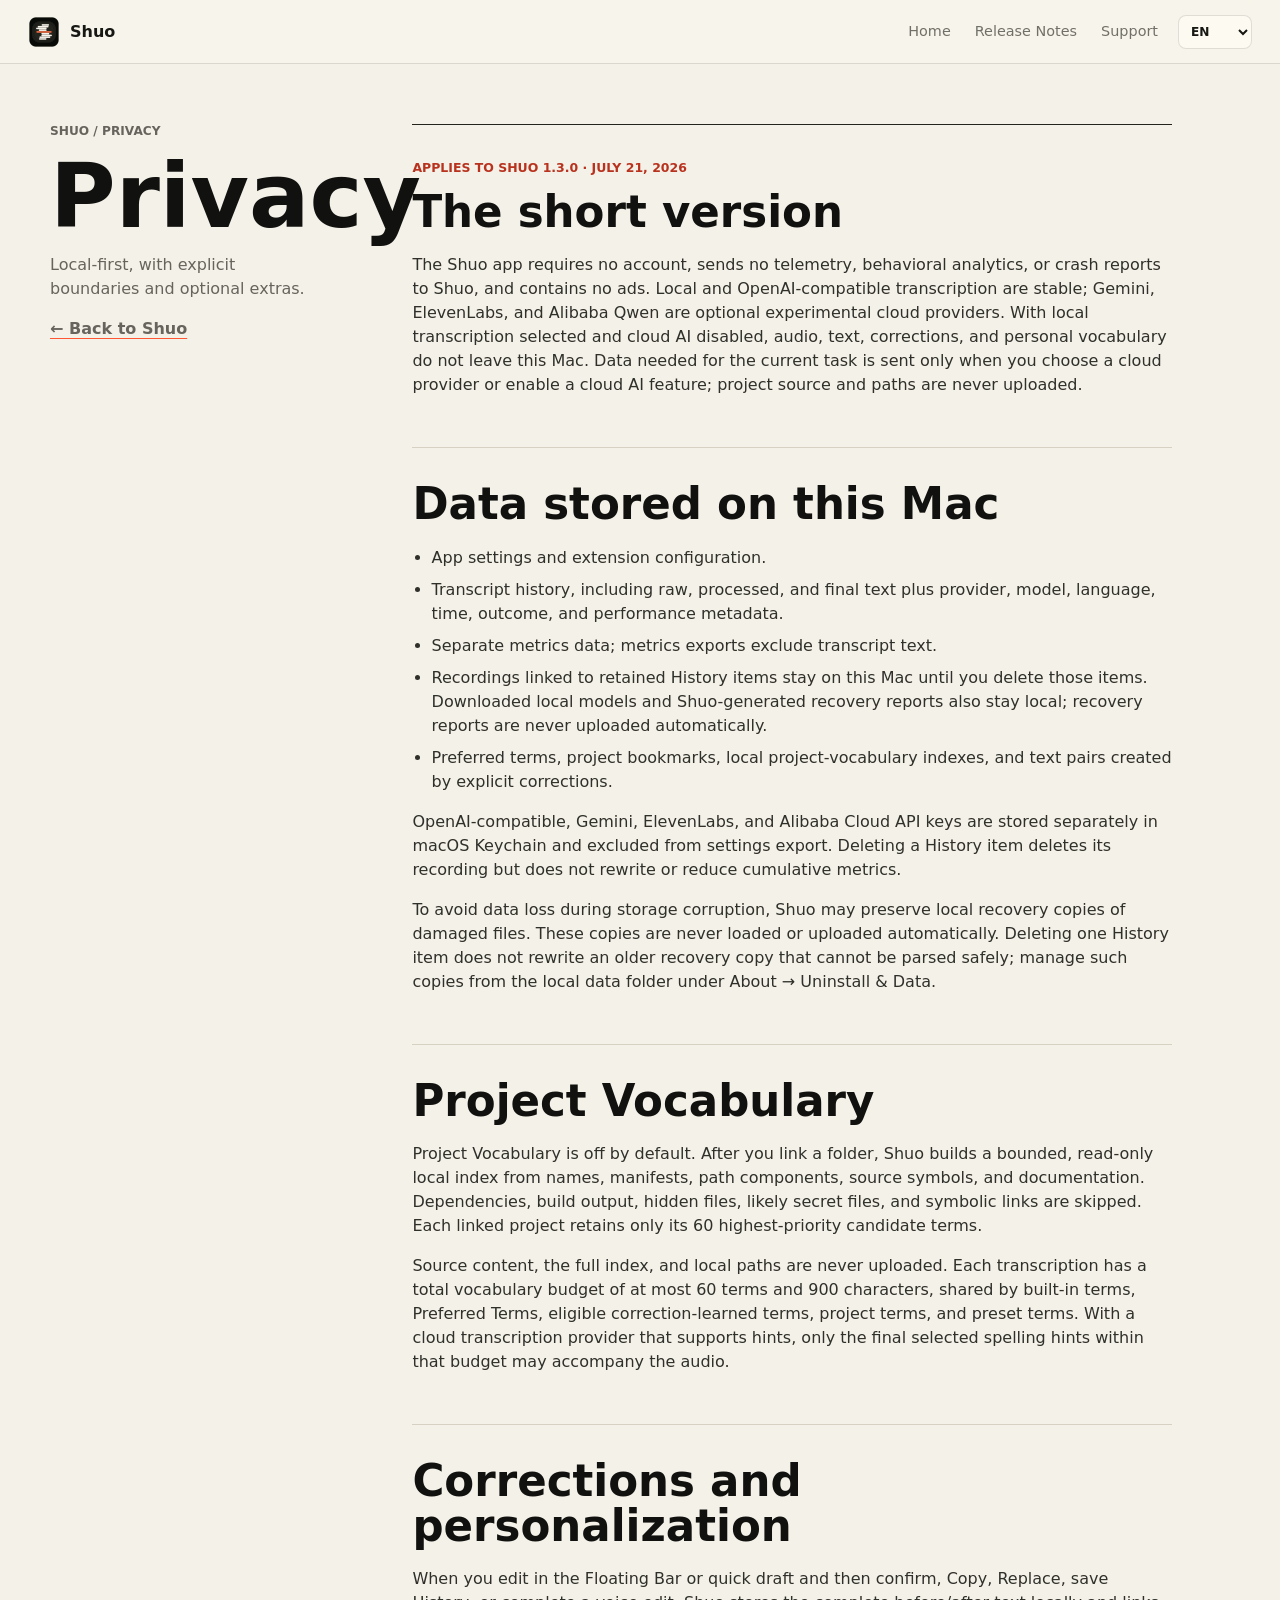
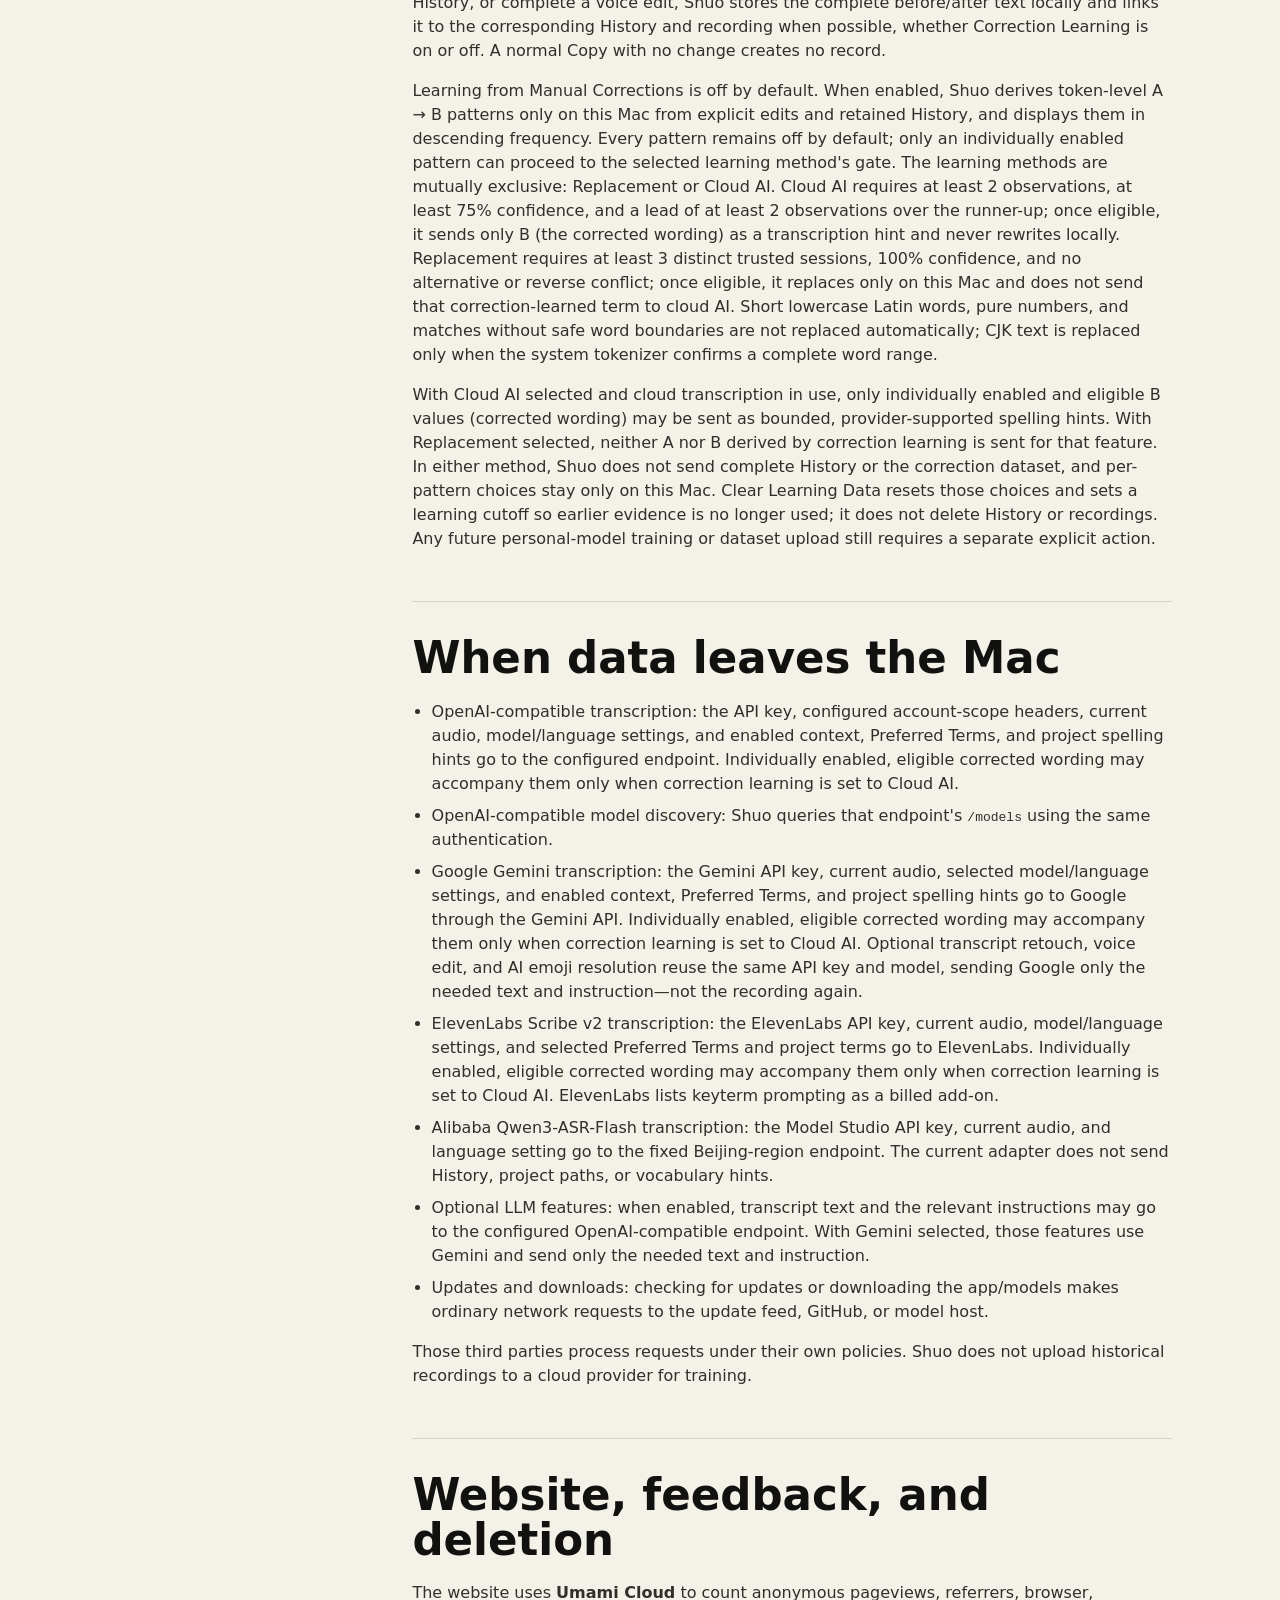
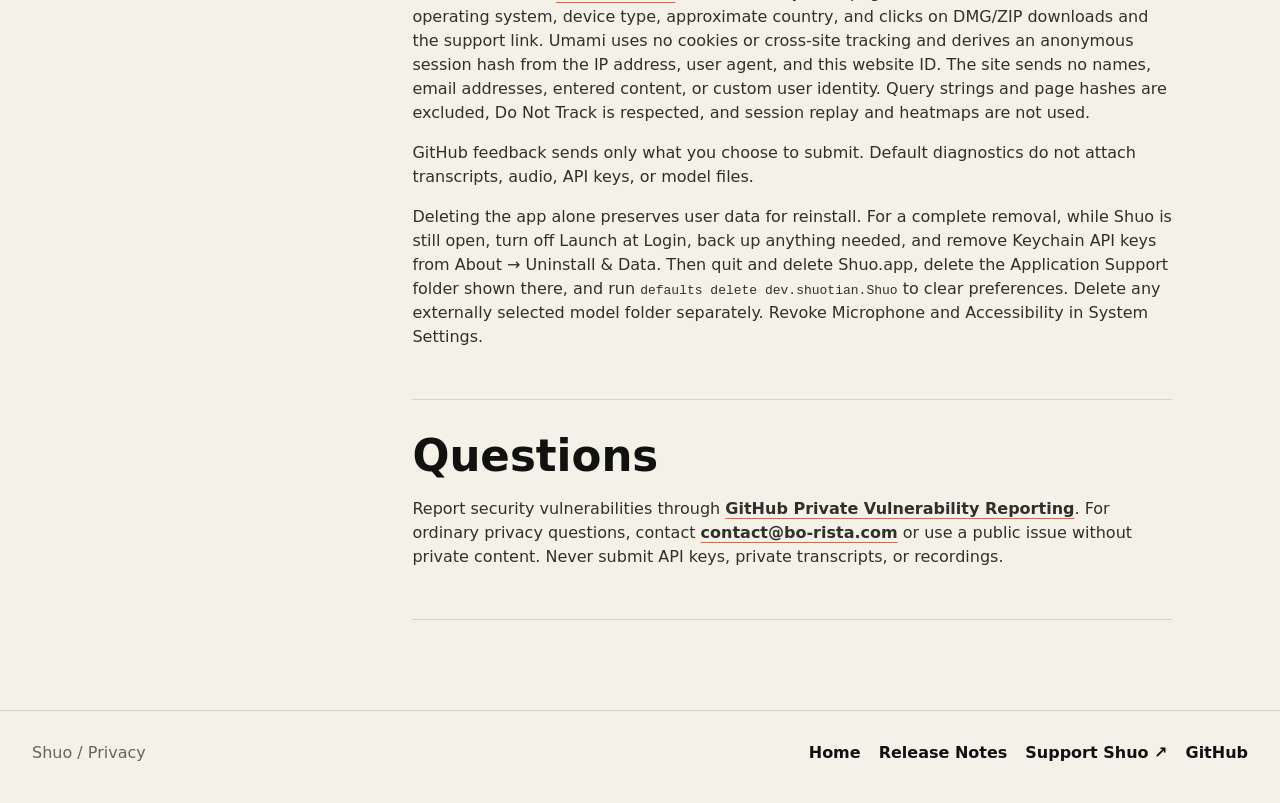
<file: web/privacy.html>
<!DOCTYPE html>
<html lang="en" data-language="en" data-page-name="privacy">
  <head>
    <meta charset="utf-8">
    <meta name="viewport" content="width=device-width, initial-scale=1">
    <meta name="description" content="How Shuo stores audio, transcripts, corrections, and project vocabulary, and when selected cloud features send data off this Mac.">
    <meta name="robots" content="index,follow,max-image-preview:large">
    <meta name="theme-color" content="#050505">
    <link rel="canonical" href="https://stcheng.github.io/shuo/privacy.html">
    <link rel="alternate" hreflang="en" href="https://stcheng.github.io/shuo/en/privacy.html">
    <link rel="alternate" hreflang="zh-Hans" href="https://stcheng.github.io/shuo/zh-hans/privacy.html">
    <link rel="alternate" hreflang="zh-Hant" href="https://stcheng.github.io/shuo/zh-hant/privacy.html">
    <link rel="alternate" hreflang="ja" href="https://stcheng.github.io/shuo/ja/privacy.html">
    <link rel="alternate" hreflang="x-default" href="https://stcheng.github.io/shuo/privacy.html">
    <meta property="og:type" content="website">
    <meta property="og:site_name" content="Shuo">
    <meta property="og:locale" content="en_US">
    <meta property="og:title" content="Privacy — Shuo">
    <meta property="og:description" content="How Shuo stores audio, transcripts, corrections, and project vocabulary, and when selected cloud features send data off this Mac.">
    <meta property="og:url" content="https://stcheng.github.io/shuo/privacy.html">
    <meta property="og:image" content="https://stcheng.github.io/shuo/assets/shuo-icon.png">
    <meta property="og:image:width" content="512">
    <meta property="og:image:height" content="512">
    <meta property="og:image:alt" content="Shuo app icon">
    <meta name="twitter:card" content="summary">
    <meta name="twitter:title" content="Privacy — Shuo">
    <meta name="twitter:description" content="How Shuo stores audio, transcripts, corrections, and project vocabulary, and when selected cloud features send data off this Mac.">
    <meta name="twitter:image" content="https://stcheng.github.io/shuo/assets/shuo-icon.png">
    <title>Privacy — Shuo</title>
    <script type="application/ld+json">{"@context":"https://schema.org","@type":"WebPage","name":"Privacy — Shuo","description":"How Shuo stores audio, transcripts, corrections, and project vocabulary, and when selected cloud features send data off this Mac.","url":"https://stcheng.github.io/shuo/privacy.html","inLanguage":["en","zh-Hans","zh-Hant","ja"],"isPartOf":{"@type":"WebSite","name":"Shuo","url":"https://stcheng.github.io/shuo/"},"dateModified":"2026-07-21"}</script>
    <script defer src="https://cloud.umami.is/script.js" data-website-id="bcb36453-df04-4498-aa66-6ae00ed1094f" data-domains="stcheng.github.io" data-exclude-search="true" data-exclude-hash="true" data-do-not-track="true"></script>
    <link rel="icon" href="assets/shuo-icon.png">
    <link rel="apple-touch-icon" href="assets/shuo-icon.png">
    <link rel="stylesheet" href="styles.css?v=20260713-select-color">
  </head>
  <body data-language="en">
    <header class="site-header">
      <a class="brand" href="./" aria-label="Shuo home" data-aria-label-zh="Shuo 首页" data-aria-label-zh-hant="Shuo 首頁" data-aria-label-ja="說 シュオのホーム" data-aria-label-en="Shuo home">
        <img src="assets/shuo-icon.png" alt="" width="32" height="32">
        <span class="lang lang-en">Shuo</span>
        <span class="lang lang-zh">Shuo <b>说</b></span>
        <span class="lang lang-zh-hant">Shuo <b>說</b></span>
        <span class="lang lang-ja"><b>說 シュオ</b></span>
      </a>
      <div class="header-actions">
        <nav class="site-nav" aria-label="Document navigation" data-aria-label-zh="文档导航" data-aria-label-zh-hant="文件導覽" data-aria-label-ja="ドキュメントナビゲーション" data-aria-label-en="Document navigation">
          <a href="./">
            <span class="lang lang-zh">首页</span>
            <span class="lang lang-zh-hant">首頁</span>
            <span class="lang lang-ja">ホーム</span>
            <span class="lang lang-en">Home</span>
          </a>
          <a href="release-notes.html">
            <span class="lang lang-zh">版本说明</span>
            <span class="lang lang-zh-hant">版本說明</span>
            <span class="lang lang-ja">リリースノート</span>
            <span class="lang lang-en">Release Notes</span>
          </a>
          <a href="https://github.com/stcheng/shuo/issues">
            <span class="lang lang-zh">反馈</span>
            <span class="lang lang-zh-hant">支援</span>
            <span class="lang lang-ja">サポート</span>
            <span class="lang lang-en">Support</span>
          </a>
        </nav>
        <label class="language-select">
          <span class="visually-hidden">Language</span>
          <select data-language-select aria-label="Language">
            <option value="en">EN</option>
            <option value="zh-Hans">简</option>
            <option value="zh-Hant">繁</option>
            <option value="ja">日本語</option>
          </select>
        </label>
      </div>
    </header>

    <main class="document-page">
      <div class="document-shell">
        <aside class="document-aside">
          <p class="eyebrow">
            <span class="lang lang-zh">Shuo / 隐私</span>
            <span class="lang lang-zh-hant">Shuo / 隱私權</span>
            <span class="lang lang-ja">Shuo / プライバシー</span>
            <span class="lang lang-en">Shuo / Privacy</span>
          </p>
          <h1>
            <span class="lang lang-zh">隐私</span>
            <span class="lang lang-zh-hant">隱私權</span>
            <span class="lang lang-ja">プライバシー</span>
            <span class="lang lang-en">Privacy</span>
          </h1>
          <p>
            <span class="lang lang-zh">本地优先，边界清楚，额外能力由你选择。</span>
            <span class="lang lang-zh-hant">本機優先、界線清楚，額外功能由你選擇。</span>
            <span class="lang lang-ja">ローカル優先。境界は明確で、追加機能を使うかどうかは自分で選べます。</span>
            <span class="lang lang-en">Local-first, with explicit boundaries and optional extras.</span>
          </p>
          <p><a href="./"><span class="lang lang-zh">← 返回 Shuo</span><span class="lang lang-zh-hant">← 返回 Shuo</span><span class="lang lang-ja">← Shuo に戻る</span><span class="lang lang-en">← Back to Shuo</span></a></p>
        </aside>

        <article class="document-content">
          <section class="document-block">
            <p class="document-meta">
              <span class="lang lang-zh">适用于 Shuo 1.3.0 · 2026 年 7 月 21 日</span>
              <span class="lang lang-zh-hant">適用於 Shuo 1.3.0 · 2026 年 7 月 21 日</span>
              <span class="lang lang-ja">Shuo 1.3.0 に適用 · 2026年7月21日</span>
              <span class="lang lang-en">Applies to Shuo 1.3.0 · July 21, 2026</span>
            </p>
            <h2>
              <span class="lang lang-zh">简短版本</span>
              <span class="lang lang-zh-hant">簡短版本</span>
              <span class="lang lang-ja">要点</span>
              <span class="lang lang-en">The short version</span>
            </h2>
            <p>
              <span class="lang lang-zh">Shuo App 不需要账号，不会向 Shuo 发送遥测、行为分析或崩溃报告，也没有广告。本地与 OpenAI-compatible 转写是稳定入口；Gemini、ElevenLabs 与阿里云通义是可选的实验性云端服务。选择本地转写并关闭云端 AI 时，语音、文字、修正与个人词汇不会离开这台 Mac。只有在你选择云端服务或启用云端 AI 功能时，当前任务所需的数据才会发送给相应服务商；项目源文件与路径不会上传。</span>
              <span class="lang lang-zh-hant">Shuo App 不需要帳號，不會向 Shuo 傳送遙測資料、使用行為分析資料或當機報告，也沒有廣告。本機與 OpenAI 相容轉寫為穩定入口；Gemini、ElevenLabs 與阿里雲通義是選用的實驗性雲端服務。選擇本機轉寫並關閉雲端 AI 時，音訊、文字、修正與個人詞彙都不會離開這台 Mac。只有在你選擇雲端服務或啟用雲端 AI 功能時，目前任務所需的資料才會傳送給對應服務商；專案原始檔與路徑不會上傳。</span>
              <span class="lang lang-ja">Shuo Appの利用にアカウントは不要です。AppからShuoへテレメトリ、利用状況の分析データ、クラッシュレポートを送信せず、広告も表示しません。ローカル文字起こしとOpenAI互換文字起こしは安定版として提供し、Gemini、ElevenLabs、Alibaba Qwenは任意の実験的クラウドサービスです。ローカル文字起こしを選び、クラウドAIを無効にすると、音声、テキスト、修正、個人用語はこのMacから出ません。クラウドサービスを選ぶかクラウドAI機能を有効にした場合に限り、現在の処理に必要なデータが該当するサービスへ送信されます。プロジェクトのソースファイルとパスはアップロードされません。</span>
              <span class="lang lang-en">The Shuo app requires no account, sends no telemetry, behavioral analytics, or crash reports to Shuo, and contains no ads. Local and OpenAI-compatible transcription are stable; Gemini, ElevenLabs, and Alibaba Qwen are optional experimental cloud providers. With local transcription selected and cloud AI disabled, audio, text, corrections, and personal vocabulary do not leave this Mac. Data needed for the current task is sent only when you choose a cloud provider or enable a cloud AI feature; project source and paths are never uploaded.</span>
            </p>
          </section>

          <section class="document-block">
            <h2>
              <span class="lang lang-zh">保存在本机的数据</span>
              <span class="lang lang-zh-hant">儲存在這台 Mac 上的資料</span>
              <span class="lang lang-ja">この Mac に保存されるデータ</span>
              <span class="lang lang-en">Data stored on this Mac</span>
            </h2>
            <ul>
              <li><span class="lang lang-zh">App 设置与插件配置。</span><span class="lang lang-zh-hant">App 設定與擴充功能設定。</span><span class="lang lang-ja">App の設定と拡張機能の構成。</span><span class="lang lang-en">App settings and extension configuration.</span></li>
              <li><span class="lang lang-zh">转写历史，包括原始、处理后和最终文字，以及 provider、model、语言、时间、结果和性能元数据。</span><span class="lang lang-zh-hant">轉寫歷史，包括原始、處理後與最終文字，以及 provider、model、語言、時間、結果與效能中繼資料。</span><span class="lang lang-ja">文字起こし履歴。元のテキスト、処理後のテキスト、最終テキストに加え、provider、model、言語、時刻、結果、性能メタデータを含みます。</span><span class="lang lang-en">Transcript history, including raw, processed, and final text plus provider, model, language, time, outcome, and performance metadata.</span></li>
              <li><span class="lang lang-zh">独立统计数据；统计导出不包含转写文字。</span><span class="lang lang-zh-hant">獨立的統計資料；統計匯出不包含轉寫文字。</span><span class="lang lang-ja">独立した統計データ。統計の書き出しには文字起こし本文を含みません。</span><span class="lang lang-en">Separate metrics data; metrics exports exclude transcript text.</span></li>
              <li><span class="lang lang-zh">与保留的历史记录关联的录音会保存在本机，直到你删除对应记录；下载的本地模型和 Shuo 生成的恢复报告也保存在本机，恢复报告不会自动上传。</span><span class="lang lang-zh-hant">與保留的「歷史」記錄相關聯的錄音會儲存在本機，直到你刪除對應記錄；下載的本機模型與 Shuo 產生的復原報告也會留在本機，復原報告不會自動上傳。</span><span class="lang lang-ja">保持されている履歴項目に紐づく録音は、その項目を削除するまでこの Mac に保存されます。ダウンロードしたローカルモデルと Shuo が作成した復旧レポートもローカルに保存され、復旧レポートが自動送信されることはありません。</span><span class="lang lang-en">Recordings linked to retained History items stay on this Mac until you delete those items. Downloaded local models and Shuo-generated recovery reports also stay local; recovery reports are never uploaded automatically.</span></li>
              <li><span class="lang lang-zh">常用词、项目书签、本地项目词汇索引和明确纠正产生的文字对。</span><span class="lang lang-zh-hant">常用詞、專案書籤、本機專案詞彙索引，以及明確修正所產生的前後文字組合。</span><span class="lang lang-ja">優先用語、プロジェクトのブックマーク、ローカルのプロジェクト語彙索引、明示的な修正から作成された修正前後のテキスト。</span><span class="lang lang-en">Preferred terms, project bookmarks, local project-vocabulary indexes, and text pairs created by explicit corrections.</span></li>
            </ul>
            <p>
              <span class="lang lang-zh">OpenAI-compatible、Gemini、ElevenLabs 与阿里云 API Key 分别保存在 macOS 钥匙串，不写入设置导出。删除历史记录会删除对应录音，但不会回写或减少累计统计。</span>
              <span class="lang lang-zh-hant">OpenAI-compatible、Gemini、ElevenLabs 與阿里雲 API Key 會分別儲存在 macOS 鑰匙圈，不會寫入設定匯出。刪除「歷史」記錄會刪除對應錄音，但不會回寫或減少累計統計。</span>
              <span class="lang lang-ja">OpenAI-compatible、Gemini、ElevenLabs、Alibaba Cloud の API Key はそれぞれ macOS のキーチェーンに保存され、設定の書き出しには含まれません。履歴項目を削除すると対応する録音も削除されますが、累積統計が遡って変更または減算されることはありません。</span>
              <span class="lang lang-en">OpenAI-compatible, Gemini, ElevenLabs, and Alibaba Cloud API keys are stored separately in macOS Keychain and excluded from settings export. Deleting a History item deletes its recording but does not rewrite or reduce cumulative metrics.</span>
            </p>
            <p>
              <span class="lang lang-zh">为避免存储损坏造成数据丢失，Shuo 可能在本机保留损坏文件的恢复副本。这些副本不会被自动读取或上传；删除单条历史记录不会修改无法安全解析的旧恢复副本，你可以在“关于 → 卸载与数据”打开本地数据文件夹管理它们。</span>
              <span class="lang lang-zh-hant">為避免儲存損毀造成資料遺失，Shuo 可能會在本機保留損毀檔案的復原副本。這些副本不會被自動讀取或上傳；刪除單筆「歷史」記錄不會修改無法安全解析的舊復原副本。你可以從「關於 → 解除安裝與資料」開啟本機資料夾並管理這些檔案。</span>
              <span class="lang lang-ja">ストレージの破損によるデータ損失を防ぐため、Shuo は破損ファイルの復旧コピーをローカルに残すことがあります。これらが自動的に読み込まれたり、アップロードされたりすることはありません。個別の履歴項目を削除しても、安全に解析できない古い復旧コピーは書き換えられません。「情報 → アンインストールとデータ」からローカルデータフォルダを開いて管理できます。</span>
              <span class="lang lang-en">To avoid data loss during storage corruption, Shuo may preserve local recovery copies of damaged files. These copies are never loaded or uploaded automatically. Deleting one History item does not rewrite an older recovery copy that cannot be parsed safely; manage such copies from the local data folder under About → Uninstall &amp; Data.</span>
            </p>
          </section>

          <section class="document-block">
            <h2>
              <span class="lang lang-zh">项目词汇</span>
              <span class="lang lang-zh-hant">專案詞彙</span>
              <span class="lang lang-ja">プロジェクト語彙</span>
              <span class="lang lang-en">Project Vocabulary</span>
            </h2>
            <p>
              <span class="lang lang-zh">Project Vocabulary 默认关闭。关联文件夹后，Shuo 在本机以只读方式建立有限索引，读取名字、manifest、路径片段、源代码符号和文档；依赖、构建输出、隐藏文件、可能的密钥文件和符号链接会被跳过。每个关联项目只保留优先级最高的 60 个候选词。</span>
              <span class="lang lang-zh-hant">Project Vocabulary 預設關閉。連結資料夾後，Shuo 會在本機以唯讀方式建立有限索引，讀取名稱、manifest、路徑片段、原始碼符號與文件；相依套件、建置輸出、隱藏檔案、可能包含金鑰的檔案與符號連結都會略過。每個連結的專案只保留優先級最高的 60 個候選詞。</span>
              <span class="lang lang-ja">Project Vocabulary は初期設定でオフです。フォルダをリンクすると、Shuo は名前、manifest、パスの一部、ソースコードのシンボル、ドキュメントから、範囲を限定した読み取り専用の索引をこの Mac 上に作成します。依存関係、ビルド出力、隠しファイル、秘密情報が含まれる可能性のあるファイル、シンボリックリンクは除外されます。リンクしたプロジェクトごとに、優先度の高い候補語を最大 60 件だけ保持します。</span>
              <span class="lang lang-en">Project Vocabulary is off by default. After you link a folder, Shuo builds a bounded, read-only local index from names, manifests, path components, source symbols, and documentation. Dependencies, build output, hidden files, likely secret files, and symbolic links are skipped. Each linked project retains only its 60 highest-priority candidate terms.</span>
            </p>
            <p>
              <span class="lang lang-zh">源文件内容、完整索引和本机路径不会上传。每次转写的总词汇预算最多为 60 个词、900 个字符，由内置词、常用词、符合条件的人工纠正词、项目词和预设词共同使用。使用支持提示的云端转写时，只有预算内最终选中的拼写提示可能随音频发送。</span>
              <span class="lang lang-zh-hant">原始檔內容、完整索引與本機路徑都不會上傳。每次轉寫的總詞彙預算最多為 60 個詞、900 個字元，由內建詞、常用詞、符合條件的人工修正詞、專案詞與預設詞共同使用。使用支援提示的雲端轉寫時，只有預算內最終選取的拼字提示可能會隨音訊傳送。</span>
              <span class="lang lang-ja">ソースファイルの内容、索引全体、ローカルパスはアップロードされません。1 回の文字起こしで使える語彙の総予算は最大 60 語、900 文字で、組み込み語、優先用語、条件を満たした手動修正語、プロジェクト語、プリセット語で共有されます。ヒントに対応するクラウド文字起こしを使う場合、最終的にこの予算内で選ばれた表記ヒントだけが音声とともに送信されることがあります。</span>
              <span class="lang lang-en">Source content, the full index, and local paths are never uploaded. Each transcription has a total vocabulary budget of at most 60 terms and 900 characters, shared by built-in terms, Preferred Terms, eligible correction-learned terms, project terms, and preset terms. With a cloud transcription provider that supports hints, only the final selected spelling hints within that budget may accompany the audio.</span>
            </p>
          </section>

          <section class="document-block">
            <h2>
              <span class="lang lang-zh">修正与个性化</span>
              <span class="lang lang-zh-hant">修正與個人化</span>
              <span class="lang lang-ja">修正とパーソナライズ</span>
              <span class="lang lang-en">Corrections and personalization</span>
            </h2>
            <p>
              <span class="lang lang-zh">当你在悬浮栏或快捷草稿中修改文字并确认、复制、替换，或保存历史记录、完成语音修改时，无论人工纠正学习是否开启，Shuo 都会在本机保存完整的修改前后文本，并尽可能关联对应的历史与录音。没有修改的普通复制不会产生记录。</span>
              <span class="lang lang-zh-hant">當你在懸浮列或快速草稿中修改文字後確認、複製、替換，或儲存「歷史」記錄、完成語音修改時，無論人工修正學習是否開啟，Shuo 都會在本機儲存完整的修改前後文字，並盡可能連結對應的「歷史」記錄與錄音。未修改的一般複製不會產生記錄。</span>
              <span class="lang lang-ja">フローティングバーまたはクイック下書きでテキストを編集してから確定、コピー、置換した場合や、履歴を保存した場合、音声による編集を完了した場合、手動修正からの学習がオンかオフかにかかわらず、Shuo は修正前後の全文をローカルに保存し、可能な限り対応する履歴と録音に紐づけます。変更せずに通常のコピーを行っただけでは記録されません。</span>
              <span class="lang lang-en">When you edit in the Floating Bar or quick draft and then confirm, Copy, Replace, save History, or complete a voice edit, Shuo stores the complete before/after text locally and links it to the corresponding History and recording when possible, whether Correction Learning is on or off. A normal Copy with no change creates no record.</span>
            </p>
            <p>
              <span class="lang lang-zh">人工纠正学习默认关闭。开启后，Shuo 只在本机从明确修改和保留的历史中提取词元级的 A → B 模式，并按频率降序展示。每条模式仍默认关闭；只有逐条开启后才会按所选学习方式进入门槛判断。学习方式互斥为“替换”和“云端 AI”。“云端 AI”要求至少出现 2 次、置信度至少 75%，且比次选多至少 2 次；达标后只把 B（修正后写法）作为转写提示发送，不在本地改写。“替换”要求至少来自 3 个不同可信会话、100% 一致且没有备选或反向冲突；达标后只在本地替换，不向云端 AI 发送该人工纠正词。短小写拉丁词、纯数字和不满足安全词边界的匹配不会自动替换；CJK 文本只在系统分词确认完整词范围时替换。</span>
              <span class="lang lang-zh-hant">人工修正學習預設關閉。開啟後，Shuo 只會在本機從明確修改與保留的「歷史」記錄中擷取詞元層級的 A → B 模式，並依頻率由高到低顯示。每個模式仍預設關閉；只有逐項開啟後，才會依所選學習方式進入門檻判斷。學習方式互斥為「替換」與「雲端 AI」。「雲端 AI」要求至少出現 2 次、信心度至少 75%，且領先次選至少 2 次；達標後只會把 B（修正後寫法）當作轉寫提示傳送，不會在本機改寫。「替換」要求至少來自 3 個不同的可信工作階段、100% 一致，且沒有其他候選或反向衝突；達標後只在本機替換，不會將該人工修正詞傳送給雲端 AI。短小寫拉丁詞、純數字，以及不符合安全詞界線的比對都不會自動替換；CJK 文字只會在系統斷詞確認完整詞彙範圍時替換。</span>
              <span class="lang lang-ja">手動修正からの学習は初期設定でオフです。有効にすると、Shuo は明示的な編集と保持中の履歴から、トークン単位の A → B パターンをこの Mac 上だけで抽出し、頻度の高い順に表示します。各パターンも初期状態ではオフで、個別に有効にしたものだけが、選択した反映方法の基準判定へ進みます。反映方法は「置換」と「クラウド AI」のどちらか一方です。「クラウド AI」では、2 回以上の観測、75% 以上の信頼度、次点より 2 回以上多いことが必要です。基準を満たすと B（修正後の表記）だけを文字起こしヒントとして送信し、ローカルでは書き換えません。「置換」では、異なる信頼済みセッション 3 件以上で 100% 一致し、別候補や逆方向の競合がないことが必要です。基準を満たすとローカルでのみ置換し、その手動修正語をクラウド AI へ送りません。短い小文字のラテン語、数字だけの文字列、安全な単語境界を満たさない一致は自動置換されません。CJK テキストは、システムの分かち書きが完全な語の範囲だと確認した場合にのみ置換されます。</span>
              <span class="lang lang-en">Learning from Manual Corrections is off by default. When enabled, Shuo derives token-level A → B patterns only on this Mac from explicit edits and retained History, and displays them in descending frequency. Every pattern remains off by default; only an individually enabled pattern can proceed to the selected learning method's gate. The learning methods are mutually exclusive: Replacement or Cloud AI. Cloud AI requires at least 2 observations, at least 75% confidence, and a lead of at least 2 observations over the runner-up; once eligible, it sends only B (the corrected wording) as a transcription hint and never rewrites locally. Replacement requires at least 3 distinct trusted sessions, 100% confidence, and no alternative or reverse conflict; once eligible, it replaces only on this Mac and does not send that correction-learned term to cloud AI. Short lowercase Latin words, pure numbers, and matches without safe word boundaries are not replaced automatically; CJK text is replaced only when the system tokenizer confirms a complete word range.</span>
            </p>
            <p>
              <span class="lang lang-zh">选择“云端 AI”并使用云端转写时，只有逐条开启且符合条件的 B（修正后写法）可能作为服务商支持的有限拼写提示发送；选择“替换”时，人工纠正学习产生的 A 和 B 都不会因此发送。无论哪种方式，Shuo 都不发送完整历史或纠正数据集，逐条选择也只保存在本机。“清除学习数据”会清空这些选择并设置学习截止时间，之前的证据不再参与学习，但不会删除历史或录音。未来若启动个人模型训练或上传数据集，仍需要独立的明确操作。</span>
              <span class="lang lang-zh-hant">選擇「雲端 AI」並使用雲端轉寫時，只有逐項開啟且符合條件的 B（修正後寫法）可能會作為服務商支援的有限拼字提示傳送；選擇「替換」時，人工修正學習產生的 A 與 B 都不會因此傳送。無論採用哪種方式，Shuo 都不會傳送完整「歷史」記錄或修正資料集，逐項選擇也只會儲存在本機。「清除學習資料」會清空這些選擇並設定學習截止時間，較早的證據不再參與學習，但不會刪除「歷史」記錄或錄音。未來若要啟動個人模型訓練或上傳資料集，仍需另行明確操作。</span>
              <span class="lang lang-ja">「クラウド AI」を選び、クラウド文字起こしを使う場合、個別に有効化され条件を満たした B（修正後の表記）だけが、サービス側で対応する範囲限定の表記ヒントとして送信されることがあります。「置換」を選んだ場合、手動修正からの学習で得た A と B は、この機能によって送信されません。どちらの方法でも、Shuo は履歴全体や修正データセットを送信せず、パターンごとの選択もこの Mac にだけ保存します。「学習データを消去」は選択をリセットし、学習の開始時点を更新して、それ以前の証拠を学習対象から外しますが、履歴や録音は削除しません。将来、個人モデルの学習やデータセットのアップロードを始める場合も、別途明示的な操作が必要です。</span>
              <span class="lang lang-en">With Cloud AI selected and cloud transcription in use, only individually enabled and eligible B values (corrected wording) may be sent as bounded, provider-supported spelling hints. With Replacement selected, neither A nor B derived by correction learning is sent for that feature. In either method, Shuo does not send complete History or the correction dataset, and per-pattern choices stay only on this Mac. Clear Learning Data resets those choices and sets a learning cutoff so earlier evidence is no longer used; it does not delete History or recordings. Any future personal-model training or dataset upload still requires a separate explicit action.</span>
            </p>
          </section>

          <section class="document-block">
            <h2>
              <span class="lang lang-zh">什么时候数据会离开电脑</span>
              <span class="lang lang-zh-hant">資料何時會離開這台 Mac</span>
              <span class="lang lang-ja">データがこの Mac の外へ送られる場合</span>
              <span class="lang lang-en">When data leaves the Mac</span>
            </h2>
            <ul>
              <li><span class="lang lang-zh">OpenAI-compatible 转写：API Key、账户 scope header、本次音频、模型/语言设置，以及启用的 context、常用词和项目拼写提示会发送到配置的 endpoint；只有在人工纠正学习选择“云端 AI”时，逐条开启且符合条件的修正后写法才可能一并发送。</span><span class="lang lang-zh-hant">OpenAI-compatible 轉寫：API Key、帳號 scope header、本次音訊、模型/語言設定，以及啟用的 context、常用詞與專案拼字提示會傳送至設定的端點；只有在人工修正學習選擇「雲端 AI」時，逐項開啟且符合條件的修正後寫法才可能一併傳送。</span><span class="lang lang-ja">OpenAI-compatible 文字起こし：API Key、設定済みのアカウント scope header、今回の音声、モデルと言語の設定、有効な context、優先用語、プロジェクトの表記ヒントが、設定したエンドポイントへ送信されます。手動修正からの学習で「クラウド AI」を選んでいる場合に限り、個別に有効化され条件を満たした修正後の表記も送信されることがあります。</span><span class="lang lang-en">OpenAI-compatible transcription: the API key, configured account-scope headers, current audio, model/language settings, and enabled context, Preferred Terms, and project spelling hints go to the configured endpoint. Individually enabled, eligible corrected wording may accompany them only when correction learning is set to Cloud AI.</span></li>
              <li><span class="lang lang-zh">OpenAI-compatible model discovery：Shuo 使用同一认证查询该 endpoint 的 <code>/models</code>。</span><span class="lang lang-zh-hant">OpenAI-compatible model discovery：Shuo 會使用相同的驗證資訊查詢該端點的 <code>/models</code>。</span><span class="lang lang-ja">OpenAI-compatible model discovery：Shuo は同じ認証情報を使って、そのエンドポイントの <code>/models</code> を照会します。</span><span class="lang lang-en">OpenAI-compatible model discovery: Shuo queries that endpoint's <code>/models</code> using the same authentication.</span></li>
              <li><span class="lang lang-zh">Google Gemini 转写：Gemini API Key、本次音频、所选模型/语言设置，以及启用的 context、常用词和项目拼写提示会通过 Gemini API 发送给 Google；只有在人工纠正学习选择“云端 AI”时，逐条开启且符合条件的修正后写法才可能一并发送。可选的转写润色、语音编辑和 AI 表情会复用同一 API Key 与模型，仅向 Google 发送所需文本和指令，不会再次发送录音。</span><span class="lang lang-zh-hant">Google Gemini 轉寫：Gemini API 金鑰、目前音訊、所選模型/語言設定，以及已啟用的 context、常用詞和專案拼字提示會透過 Gemini API 傳送給 Google；只有在人工修正學習選擇「雲端 AI」時，逐項啟用且符合條件的修正後寫法才可能一併傳送。選用的轉寫潤飾、語音編輯和 AI 表情會重複使用相同 API 金鑰與模型，只會將所需文字與指令傳送給 Google，不會再次傳送錄音。</span><span class="lang lang-ja">Google Gemini 文字起こし：Gemini API キー、今回の音声、選択したモデルと言語設定、有効な context、優先用語、プロジェクトの表記ヒントが Gemini API を通じて Google に送信されます。手動修正からの学習で「クラウド AI」を選んでいる場合に限り、個別に有効化され条件を満たした修正後の表記も送信されることがあります。任意の文字起こし修正、音声編集、AI 絵文字は同じ API キーとモデルを再利用し、必要なテキストと指示だけを Google に送信します。録音を再送信することはありません。</span><span class="lang lang-en">Google Gemini transcription: the Gemini API key, current audio, selected model/language settings, and enabled context, Preferred Terms, and project spelling hints go to Google through the Gemini API. Individually enabled, eligible corrected wording may accompany them only when correction learning is set to Cloud AI. Optional transcript retouch, voice edit, and AI emoji resolution reuse the same API key and model, sending Google only the needed text and instruction—not the recording again.</span></li>
              <li><span class="lang lang-zh">ElevenLabs Scribe v2 转写：ElevenLabs API Key、本次音频、模型/语言设置，以及选中的常用词和项目词会发送到 ElevenLabs；只有在人工纠正学习选择“云端 AI”时，逐条开启且符合条件的修正后写法才可能一并发送。ElevenLabs 将 keyterm prompting 列为额外计费能力。</span><span class="lang lang-zh-hant">ElevenLabs Scribe v2 轉寫：ElevenLabs API Key、本次音訊、模型/語言設定，以及選取的常用詞與專案詞會傳送至 ElevenLabs；只有在人工修正學習選擇「雲端 AI」時，逐項開啟且符合條件的修正後寫法才可能一併傳送。ElevenLabs 將 keyterm prompting 列為額外計費功能。</span><span class="lang lang-ja">ElevenLabs Scribe v2 文字起こし：ElevenLabs API Key、今回の音声、モデルと言語の設定、選ばれた優先用語とプロジェクト用語が ElevenLabs へ送信されます。手動修正からの学習で「クラウド AI」を選んでいる場合に限り、個別に有効化され条件を満たした修正後の表記も送信されることがあります。ElevenLabs は keyterm prompting を追加課金機能として案内しています。</span><span class="lang lang-en">ElevenLabs Scribe v2 transcription: the ElevenLabs API key, current audio, model/language settings, and selected Preferred Terms and project terms go to ElevenLabs. Individually enabled, eligible corrected wording may accompany them only when correction learning is set to Cloud AI. ElevenLabs lists keyterm prompting as a billed add-on.</span></li>
              <li><span class="lang lang-zh">阿里云通义 Qwen3-ASR-Flash 转写：阿里云百炼 API Key、本次音频和语言设置会发送到固定的北京地域端点；当前适配不会发送历史、项目路径或词汇提示。</span><span class="lang lang-zh-hant">阿里雲通義 Qwen3-ASR-Flash 轉寫：阿里雲百煉 API Key、本次音訊與語言設定會傳送至固定的北京地區端點；目前的介接不會傳送「歷史」記錄、專案路徑或詞彙提示。</span><span class="lang lang-ja">Alibaba Qwen3-ASR-Flash 文字起こし：Model Studio API Key、今回の音声、言語設定が、北京リージョンの固定エンドポイントへ送信されます。現在のアダプターは履歴、プロジェクトのパス、語彙ヒントを送信しません。</span><span class="lang lang-en">Alibaba Qwen3-ASR-Flash transcription: the Model Studio API key, current audio, and language setting go to the fixed Beijing-region endpoint. The current adapter does not send History, project paths, or vocabulary hints.</span></li>
              <li><span class="lang lang-zh">可选 LLM 功能：启用时，转写文字和对应指令可能发送到配置的 OpenAI-compatible 接口；选择 Gemini 时，这些功能会改用 Gemini，并只发送所需文本和指令。</span><span class="lang lang-zh-hant">選用的 LLM 功能：啟用時，轉寫文字與對應指令可能會傳送至設定的 OpenAI 相容端點；選擇 Gemini 時，這些功能會改用 Gemini，且只會傳送所需文字與指令。</span><span class="lang lang-ja">任意のLLM機能：有効にすると、文字起こしテキストと関連する指示が設定したOpenAI互換エンドポイントへ送信されることがあります。Geminiを選択した場合、これらの機能はGeminiを使用し、必要なテキストと指示だけを送信します。</span><span class="lang lang-en">Optional LLM features: when enabled, transcript text and the relevant instructions may go to the configured OpenAI-compatible endpoint. With Gemini selected, those features use Gemini and send only the needed text and instruction.</span></li>
              <li><span class="lang lang-zh">更新与下载：检查更新、下载 App 或模型会向更新源、GitHub 或模型托管方发送普通网络请求。</span><span class="lang lang-zh-hant">更新與下載：檢查更新、下載 App 或模型時，會向更新來源、GitHub 或模型託管服務發出一般網路請求。</span><span class="lang lang-ja">アップデートとダウンロード：アップデートの確認、App やモデルのダウンロードでは、アップデート配信元、GitHub、またはモデルのホスティング先へ通常のネットワークリクエストを送信します。</span><span class="lang lang-en">Updates and downloads: checking for updates or downloading the app/models makes ordinary network requests to the update feed, GitHub, or model host.</span></li>
            </ul>
            <p>
              <span class="lang lang-zh">这些第三方按照各自的隐私条款处理请求。Shuo 不会把历史录音上传给云端用于训练。</span>
              <span class="lang lang-zh-hant">這些第三方會依各自的隱私權條款處理請求。Shuo 不會把歷史錄音上傳至雲端用於訓練。</span>
              <span class="lang lang-ja">これらの第三者は、それぞれのプライバシーポリシーに従ってリクエストを処理します。Shuoが過去の録音を学習目的でクラウドへアップロードすることはありません。</span>
              <span class="lang lang-en">Those third parties process requests under their own policies. Shuo does not upload historical recordings to a cloud provider for training.</span>
            </p>
          </section>

          <section class="document-block">
            <h2>
              <span class="lang lang-zh">网站、反馈与删除</span>
              <span class="lang lang-zh-hant">網站、意見回饋與刪除</span>
              <span class="lang lang-ja">ウェブサイト、フィードバック、削除</span>
              <span class="lang lang-en">Website, feedback, and deletion</span>
            </h2>
            <p>
              <span class="lang lang-zh">官网使用 <a href="https://umami.is/privacy">Umami Cloud</a> 统计匿名页面访问、来源、浏览器、操作系统、设备类型和大致国家，并记录 DMG/ZIP 下载按钮与支持链接的点击。Umami 不使用 Cookie，也不跨网站追踪；它会根据 IP 地址、User-Agent 与本站 ID 生成匿名会话哈希。本站不会发送姓名、邮箱、输入内容或自定义用户身份；查询参数与页内锚点被排除，并尊重浏览器的 Do Not Track。本站不使用会话回放或热力图。</span>
              <span class="lang lang-zh-hant">官網使用 <a href="https://umami.is/privacy">Umami Cloud</a> 統計匿名頁面瀏覽、來源、瀏覽器、作業系統、裝置類型與大致國家，並記錄 DMG/ZIP 下載按鈕及支持連結的點擊。Umami 不使用 Cookie，也不跨網站追蹤；它會依據 IP 位址、User-Agent 與本站 ID 產生匿名工作階段雜湊。本站不會傳送姓名、電子郵件、輸入內容或自訂使用者身分；查詢參數與頁內錨點會被排除，並尊重瀏覽器的 Do Not Track。本站不使用工作階段重播或熱力圖。</span>
              <span class="lang lang-ja">公式サイトでは <a href="https://umami.is/privacy">Umami Cloud</a> を使い、匿名のページ閲覧、参照元、ブラウザ、OS、端末種別、おおまかな国と、DMG/ZIP ダウンロードおよび支援リンクのクリックを集計します。Umami は Cookie やサイト横断追跡を使わず、IP アドレス、User-Agent、サイト ID から匿名のセッションハッシュを生成します。氏名、メールアドレス、入力内容、独自の利用者 ID は送信しません。クエリ文字列とページ内ハッシュは除外し、Do Not Track を尊重します。セッションリプレイとヒートマップは使用しません。</span>
              <span class="lang lang-en">The website uses <a href="https://umami.is/privacy">Umami Cloud</a> to count anonymous pageviews, referrers, browser, operating system, device type, approximate country, and clicks on DMG/ZIP downloads and the support link. Umami uses no cookies or cross-site tracking and derives an anonymous session hash from the IP address, user agent, and this website ID. The site sends no names, email addresses, entered content, or custom user identity. Query strings and page hashes are excluded, Do Not Track is respected, and session replay and heatmaps are not used.</span>
            </p>
            <p>
              <span class="lang lang-zh">GitHub 反馈只发送你主动提交的内容。默认诊断不会附加转写、音频、API Key 或模型文件。</span>
              <span class="lang lang-zh-hant">GitHub 意見回饋只會傳送你主動提交的內容。預設診斷不會附加轉寫、音訊、API Key 或模型檔案。</span>
              <span class="lang lang-ja">GitHub でのフィードバックでは、あなたが送信を選んだ内容だけが送られます。既定の診断情報に文字起こし、音声、API Key、モデルファイルが添付されることはありません。</span>
              <span class="lang lang-en">GitHub feedback sends only what you choose to submit. Default diagnostics do not attach transcripts, audio, API keys, or model files.</span>
            </p>
            <p>
              <span class="lang lang-zh">只删除 App 会保留用户数据以便重装。若要彻底移除，请先在 Shuo 仍打开时关闭“登录时启动”、备份所需内容，并从“关于 → 卸载与数据”移除钥匙串 API Key；随后退出并删除 Shuo.app、删除其中显示的 Application Support 文件夹，再运行 <code>defaults delete dev.shuotian.Shuo</code> 清除偏好设置。若曾选择外部模型文件夹，也需另行删除。麦克风与辅助功能权限需要在系统设置中另行撤销。</span>
              <span class="lang lang-zh-hant">只刪除 App 會保留使用者資料以便重新安裝。若要完整移除，請先在 Shuo 仍開啟時關閉「登入時啟動」、備份所需內容，並從「關於 → 解除安裝與資料」移除鑰匙圈 API Key；接著結束並刪除 Shuo.app、刪除其中顯示的 Application Support 資料夾，再執行 <code>defaults delete dev.shuotian.Shuo</code> 清除偏好設定。若曾選擇外部模型資料夾，也需另行刪除。麥克風與輔助使用權限需在系統設定中另行撤銷。</span>
              <span class="lang lang-ja">Appだけを削除した場合、再インストール用にユーザーデータは保持されます。完全に削除するには、Shuoを開いたままログイン時の起動をオフにし、必要なデータをバックアップして、「情報 → アンインストールとデータ」からキーチェーンのAPIキーを削除します。その後Shuoを終了してShuo.appと表示されたApplication Supportフォルダを削除し、<code>defaults delete dev.shuotian.Shuo</code>を実行して環境設定を消去してください。外部のモデルフォルダを選択していた場合は、それも別途削除します。マイクとアクセシビリティの権限はシステム設定で取り消します。</span>
              <span class="lang lang-en">Deleting the app alone preserves user data for reinstall. For a complete removal, while Shuo is still open, turn off Launch at Login, back up anything needed, and remove Keychain API keys from About → Uninstall &amp; Data. Then quit and delete Shuo.app, delete the Application Support folder shown there, and run <code>defaults delete dev.shuotian.Shuo</code> to clear preferences. Delete any externally selected model folder separately. Revoke Microphone and Accessibility in System Settings.</span>
            </p>
          </section>

          <section class="document-block">
            <h2>
              <span class="lang lang-zh">问题</span>
              <span class="lang lang-zh-hant">問題</span>
              <span class="lang lang-ja">お問い合わせ</span>
              <span class="lang lang-en">Questions</span>
            </h2>
            <p>
              <span class="lang lang-zh">发现安全漏洞，请使用 <a href="https://github.com/stcheng/shuo/security/advisories/new">GitHub 私密漏洞报告</a>；普通隐私问题可联系 <a href="mailto:contact@bo-rista.com">contact@bo-rista.com</a>，或提交不含私人内容的 Issue。请勿提交 API Key、私人转写或录音。</span>
              <span class="lang lang-zh-hant">若發現安全漏洞，請使用 <a href="https://github.com/stcheng/shuo/security/advisories/new">GitHub 私密漏洞回報</a>；一般隱私權問題可聯絡 <a href="mailto:contact@bo-rista.com">contact@bo-rista.com</a>，或提交不含私人內容的 Issue。請勿提交 API Key、私人轉寫或錄音。</span>
              <span class="lang lang-ja">セキュリティ上の脆弱性は <a href="https://github.com/stcheng/shuo/security/advisories/new">GitHub Private Vulnerability Reporting</a> から報告してください。一般的なプライバシーに関する質問は <a href="mailto:contact@bo-rista.com">contact@bo-rista.com</a> または公開 Issue を利用できます。API Key、非公開の文字起こし、録音は送信しないでください。</span>
              <span class="lang lang-en">Report security vulnerabilities through <a href="https://github.com/stcheng/shuo/security/advisories/new">GitHub Private Vulnerability Reporting</a>. For ordinary privacy questions, contact <a href="mailto:contact@bo-rista.com">contact@bo-rista.com</a> or use a public issue without private content. Never submit API keys, private transcripts, or recordings.</span>
            </p>
          </section>
        </article>
      </div>
    </main>

    <footer class="site-footer">
      <p><span class="lang lang-zh">Shuo 说 / 隐私</span><span class="lang lang-zh-hant">Shuo 說 / 隱私權</span><span class="lang lang-ja">說 シュオ / プライバシー</span><span class="lang lang-en">Shuo / Privacy</span></p>
      <div>
        <a href="./"><span class="lang lang-zh">首页</span><span class="lang lang-zh-hant">首頁</span><span class="lang lang-ja">ホーム</span><span class="lang lang-en">Home</span></a>
        <a href="release-notes.html"><span class="lang lang-zh">版本说明</span><span class="lang lang-zh-hant">版本說明</span><span class="lang lang-ja">リリースノート</span><span class="lang lang-en">Release Notes</span></a>
        <a href="https://buymeacoffee.com/stcheng" data-umami-event="sponsor-click"><span class="lang lang-zh">支持 Shuo ↗</span><span class="lang lang-zh-hant">支持 Shuo ↗</span><span class="lang lang-ja">Shuo を応援 ↗</span><span class="lang lang-en">Support Shuo ↗</span></a>
        <a href="https://github.com/stcheng/shuo">GitHub</a>
      </div>
    </footer>
    <script src="script.js?v=20260715-release"></script>
  </body>
</html>
</file>
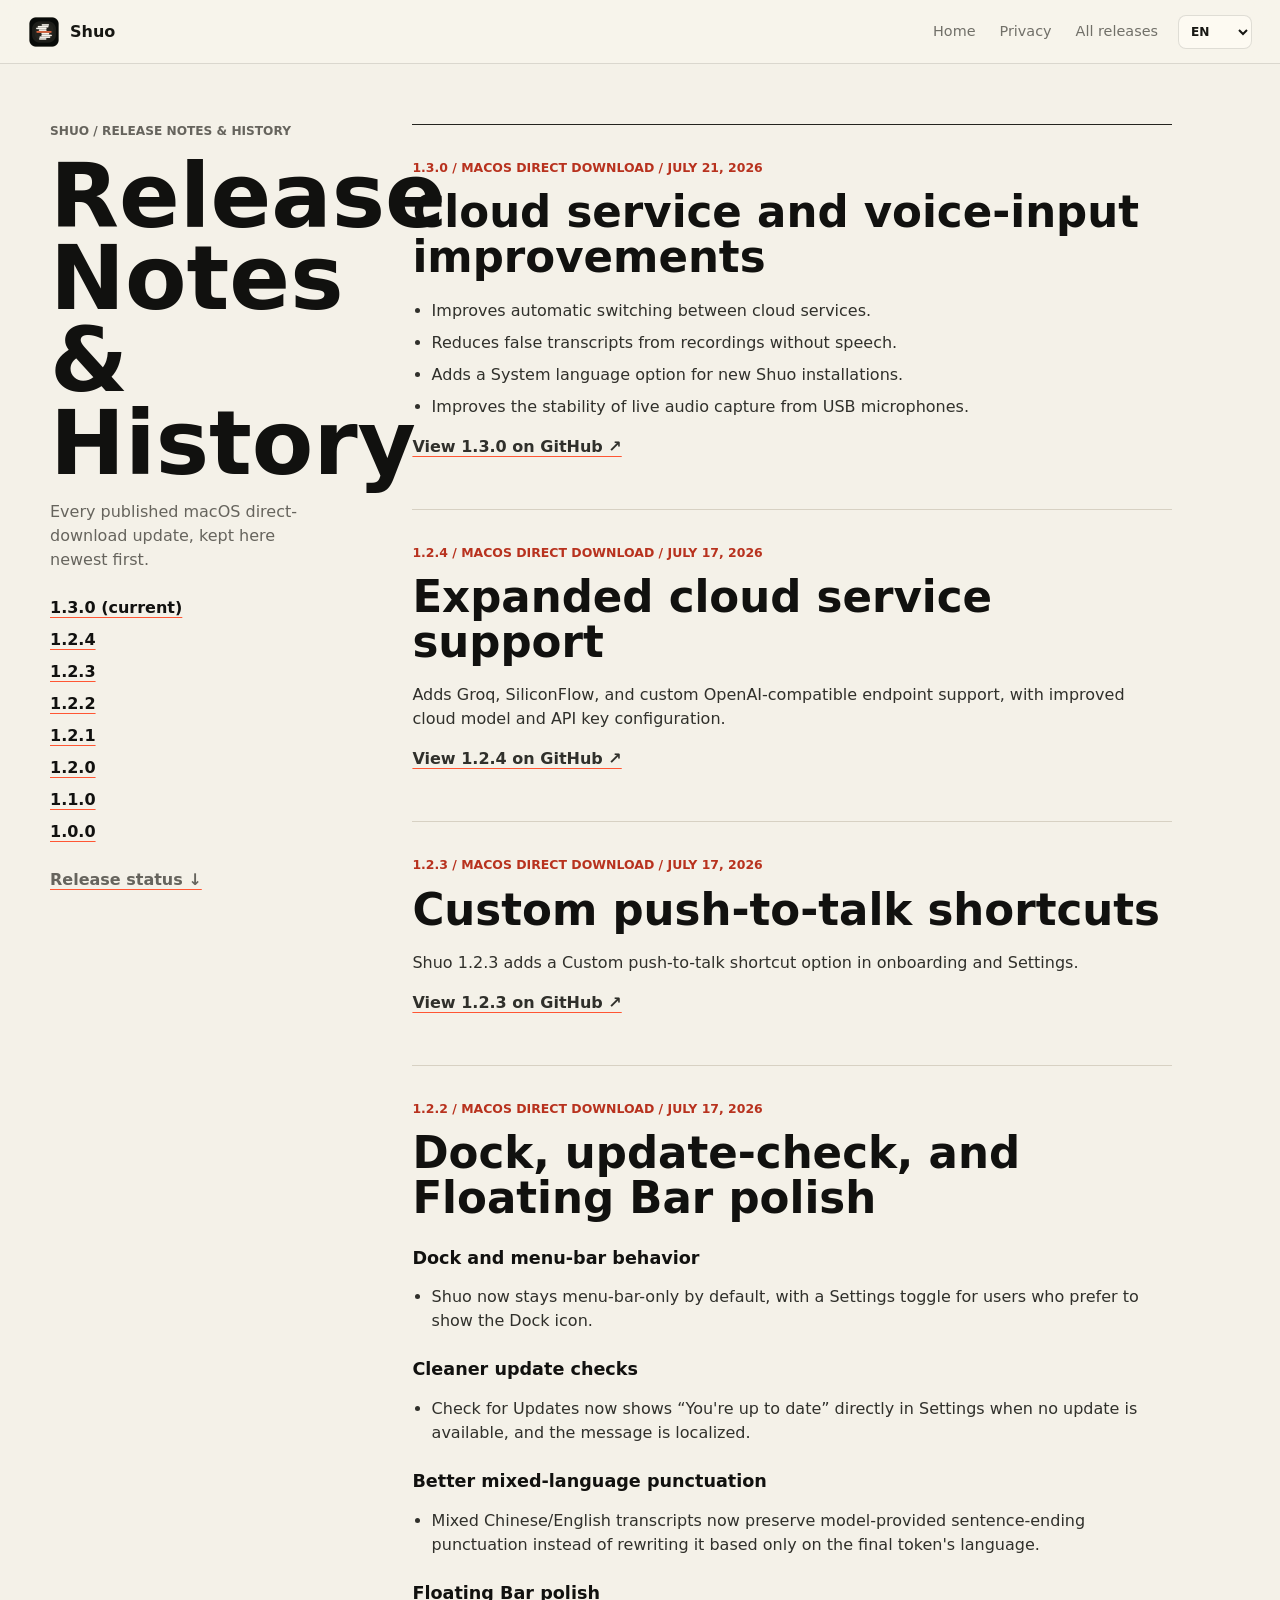
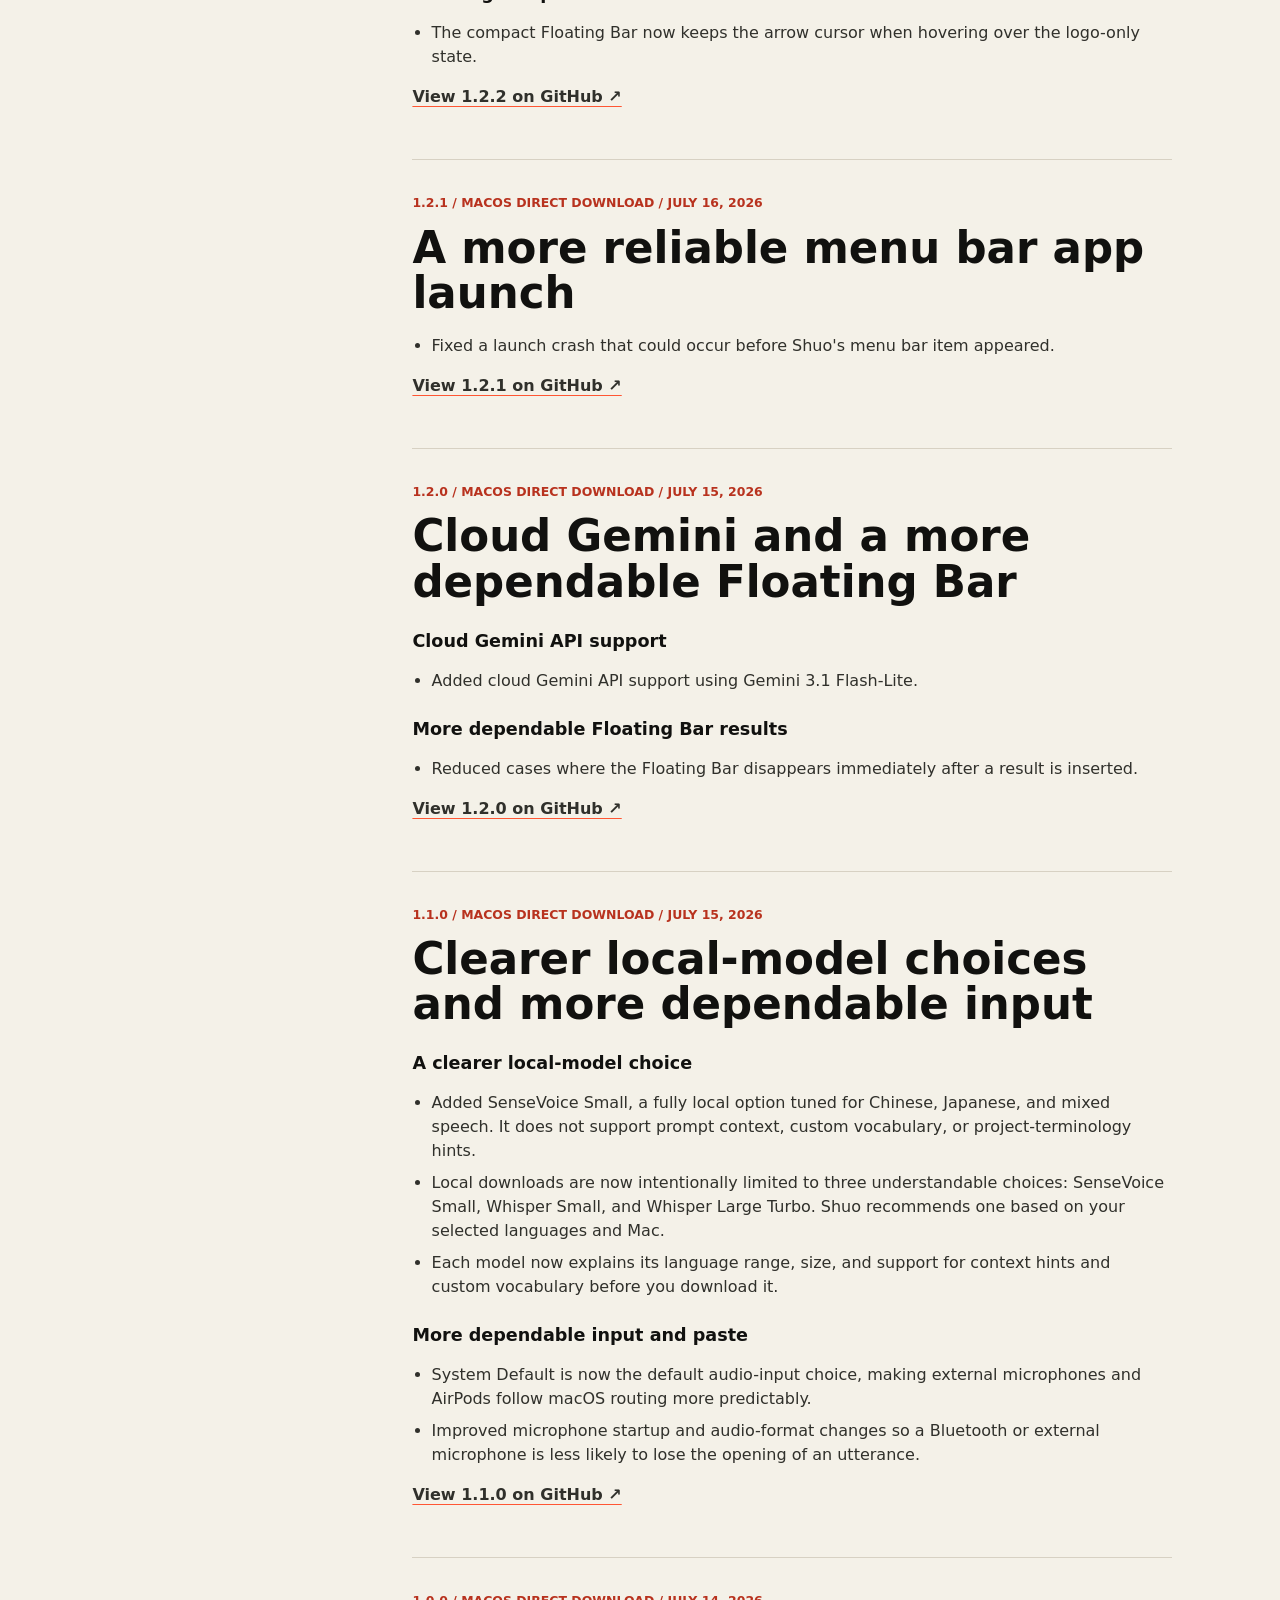
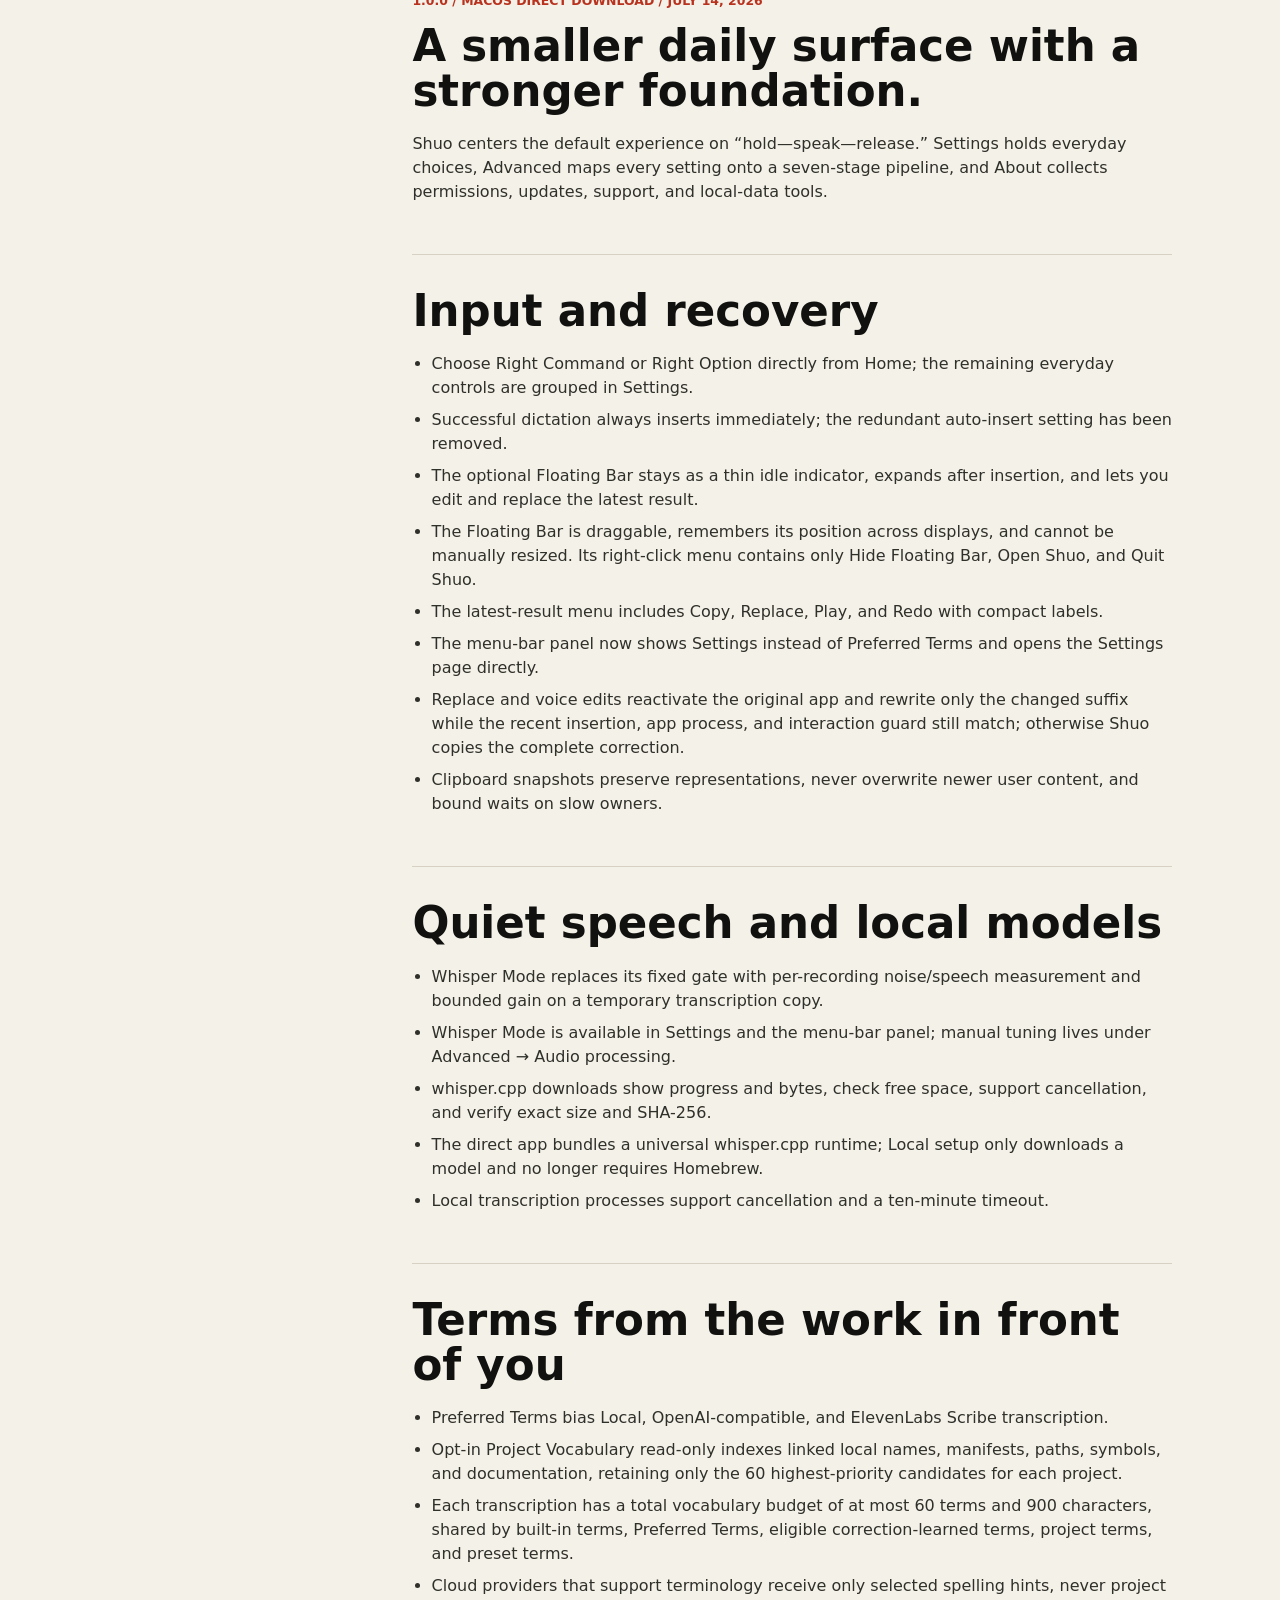
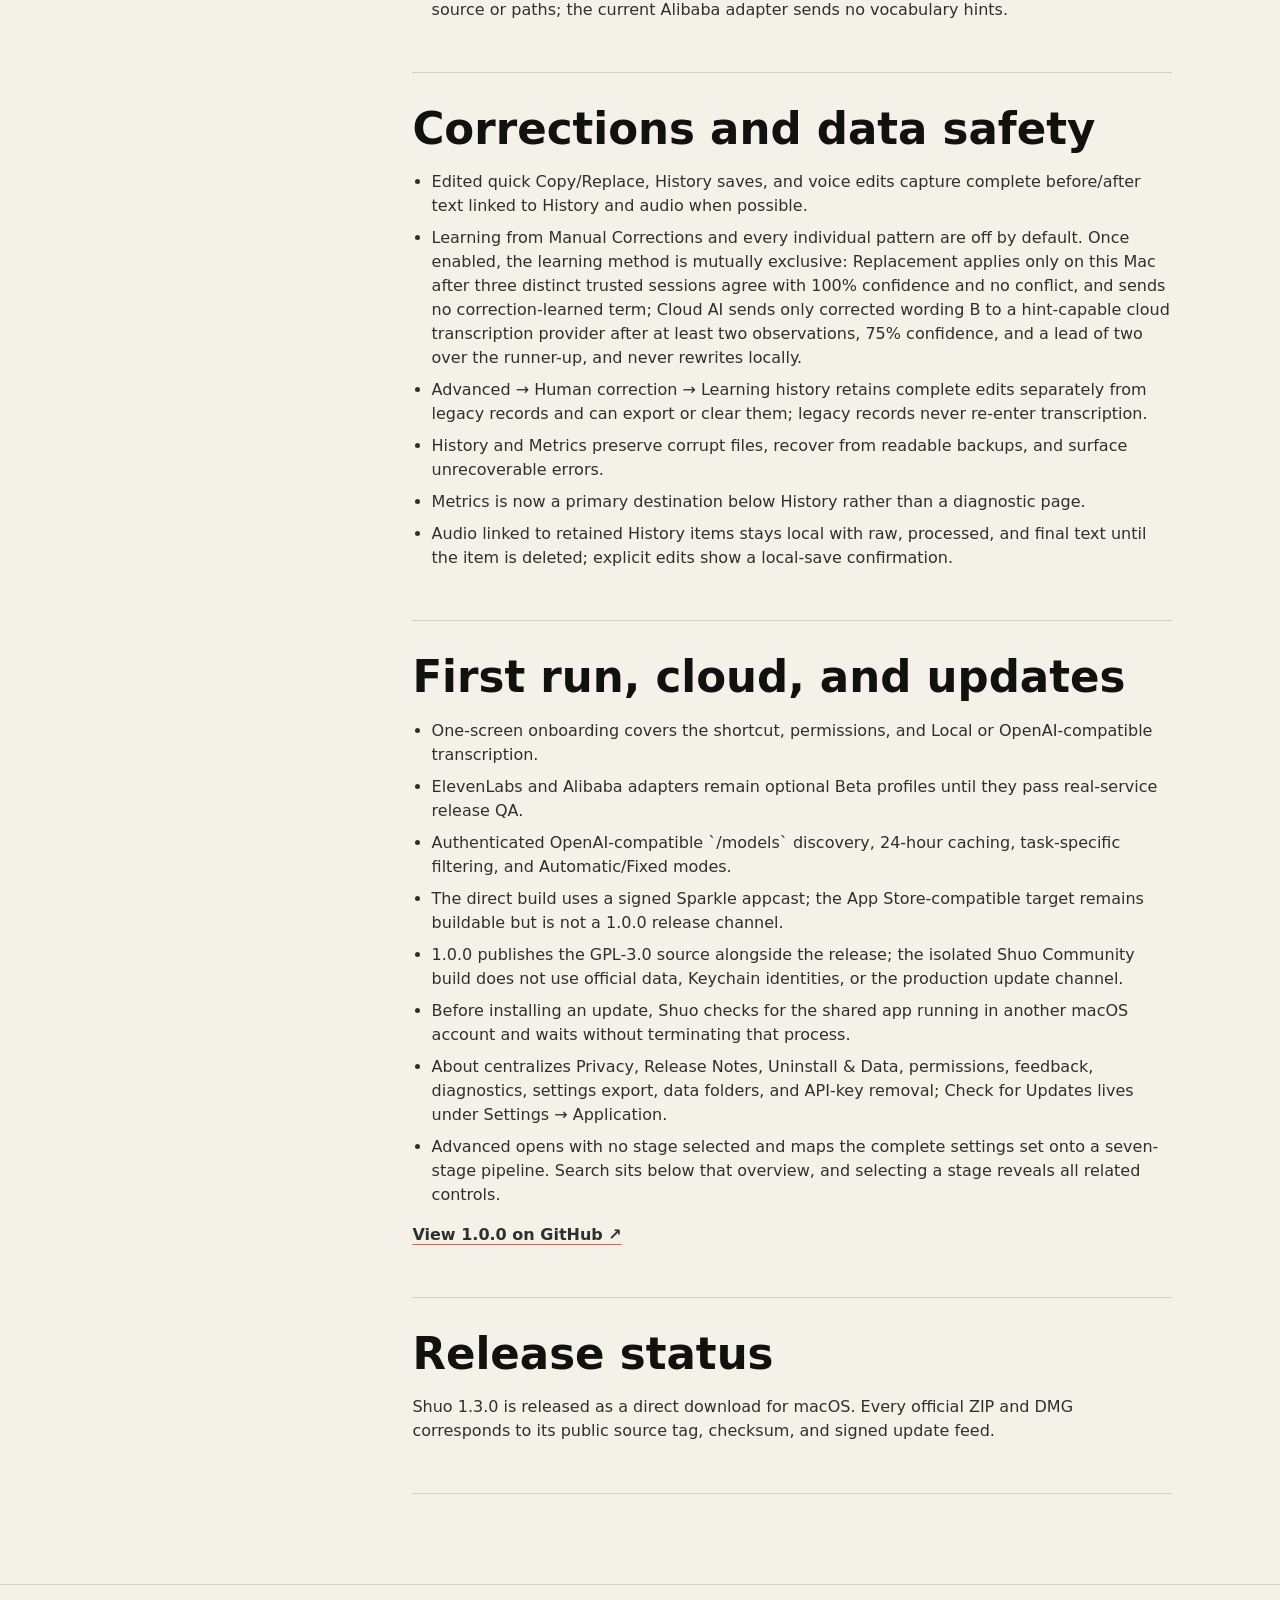
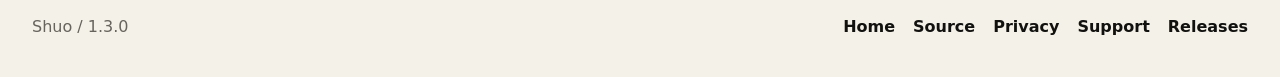
<file: web/release-notes.html>
<!DOCTYPE html>
<html lang="en" data-language="en" data-page-name="release-notes">
  <head>
    <meta charset="utf-8">
    <meta name="viewport" content="width=device-width, initial-scale=1">
    <meta name="description" content="Release notes and version history for the Shuo macOS direct download.">
    <meta name="robots" content="index,follow,max-image-preview:large">
    <meta name="theme-color" content="#050505">
    <link rel="canonical" href="https://stcheng.github.io/shuo/release-notes.html">
    <link rel="alternate" hreflang="en" href="https://stcheng.github.io/shuo/en/release-notes.html">
    <link rel="alternate" hreflang="zh-Hans" href="https://stcheng.github.io/shuo/zh-hans/release-notes.html">
    <link rel="alternate" hreflang="zh-Hant" href="https://stcheng.github.io/shuo/zh-hant/release-notes.html">
    <link rel="alternate" hreflang="ja" href="https://stcheng.github.io/shuo/ja/release-notes.html">
    <link rel="alternate" hreflang="x-default" href="https://stcheng.github.io/shuo/release-notes.html">
    <meta property="og:type" content="website">
    <meta property="og:site_name" content="Shuo">
    <meta property="og:locale" content="en_US">
    <meta property="og:title" content="Release Notes &amp; Version History — Shuo">
    <meta property="og:description" content="Release notes and version history for the Shuo macOS direct download.">
    <meta property="og:url" content="https://stcheng.github.io/shuo/release-notes.html">
    <meta property="og:image" content="https://stcheng.github.io/shuo/assets/shuo-icon.png">
    <meta property="og:image:width" content="512">
    <meta property="og:image:height" content="512">
    <meta property="og:image:alt" content="Shuo app icon">
    <meta name="twitter:card" content="summary">
    <meta name="twitter:title" content="Release Notes &amp; Version History — Shuo">
    <meta name="twitter:description" content="Release notes and version history for the Shuo macOS direct download.">
    <meta name="twitter:image" content="https://stcheng.github.io/shuo/assets/shuo-icon.png">
    <title>Release Notes &amp; Version History — Shuo</title>
    <script type="application/ld+json">{"@context":"https://schema.org","@type":"WebPage","name":"Release Notes & Version History — Shuo","description":"Release notes and version history for the Shuo macOS direct download.","url":"https://stcheng.github.io/shuo/release-notes.html","inLanguage":["en","zh-Hans","zh-Hant","ja"],"isPartOf":{"@type":"WebSite","name":"Shuo","url":"https://stcheng.github.io/shuo/"},"dateModified":"2026-07-21"}</script>
    <script defer src="https://cloud.umami.is/script.js" data-website-id="bcb36453-df04-4498-aa66-6ae00ed1094f" data-domains="stcheng.github.io" data-exclude-search="true" data-exclude-hash="true" data-do-not-track="true"></script>
    <link rel="icon" href="assets/shuo-icon.png">
    <link rel="apple-touch-icon" href="assets/shuo-icon.png">
    <link rel="stylesheet" href="styles.css?v=20260717-123">
  </head>
  <body data-language="en">
    <header class="site-header">
      <a class="brand" href="./" aria-label="Shuo home" data-aria-label-zh="Shuo 首页" data-aria-label-zh-hant="Shuo 首頁" data-aria-label-ja="說 シュオのホーム" data-aria-label-en="Shuo home">
        <img src="assets/shuo-icon.png" alt="" width="32" height="32">
        <span class="lang lang-en">Shuo</span>
        <span class="lang lang-zh">Shuo <b>说</b></span>
        <span class="lang lang-zh-hant">Shuo <b>說</b></span>
        <span class="lang lang-ja"><b>說 シュオ</b></span>
      </a>
      <div class="header-actions">
        <nav class="site-nav" aria-label="Document navigation" data-aria-label-zh="文档导航" data-aria-label-zh-hant="文件導覽" data-aria-label-ja="ドキュメントナビゲーション" data-aria-label-en="Document navigation">
          <a href="./"><span class="lang lang-zh">首页</span><span class="lang lang-zh-hant">首頁</span><span class="lang lang-ja">ホーム</span><span class="lang lang-en">Home</span></a>
          <a href="privacy.html"><span class="lang lang-zh">隐私</span><span class="lang lang-zh-hant">隱私權</span><span class="lang lang-ja">プライバシー</span><span class="lang lang-en">Privacy</span></a>
          <a href="https://github.com/stcheng/shuo/releases"><span class="lang lang-zh">所有版本</span><span class="lang lang-zh-hant">所有版本</span><span class="lang lang-ja">すべてのリリース</span><span class="lang lang-en">All releases</span></a>
        </nav>
        <label class="language-select">
          <span class="visually-hidden">Language</span>
          <select data-language-select aria-label="Language">
            <option value="en">EN</option>
            <option value="zh-Hans">简</option>
            <option value="zh-Hant">繁</option>
            <option value="ja">日本語</option>
          </select>
        </label>
      </div>
    </header>

    <main class="document-page">
      <div class="document-shell">
        <aside class="document-aside">
          <p class="eyebrow"><span class="lang lang-zh">Shuo / 版本说明与更新历史</span><span class="lang lang-zh-hant">Shuo / 版本說明與更新歷史</span><span class="lang lang-ja">Shuo / リリースノートと更新履歴</span><span class="lang lang-en">Shuo / Release Notes &amp; History</span></p>
          <h1><span class="lang lang-zh">版本说明<br>与更新历史</span><span class="lang lang-zh-hant">版本說明<br>與更新歷史</span><span class="lang lang-ja">リリースノート<br>と更新履歴</span><span class="lang lang-en">Release Notes<br>&amp; History</span></h1>
          <p><span class="lang lang-zh">每个已发布 macOS 直装版的更新内容，按时间倒序保存于此。</span><span class="lang lang-zh-hant">每個已發佈 macOS 直接下載版的更新內容，依時間倒序保存於此。</span><span class="lang lang-ja">公開済みの macOS 直接配布版について、更新内容を新しい順に記録しています。</span><span class="lang lang-en">Every published macOS direct-download update, kept here newest first.</span></p>
          <nav class="release-version-index" aria-label="Release version index" data-aria-label-zh="版本索引" data-aria-label-zh-hant="版本索引" data-aria-label-ja="バージョン一覧" data-aria-label-en="Release version index">
            <a href="#v1-3-0"><span class="lang lang-zh">1.3.0（当前）</span><span class="lang lang-zh-hant">1.3.0（目前）</span><span class="lang lang-ja">1.3.0（最新）</span><span class="lang lang-en">1.3.0 (current)</span></a>
            <a href="#v1-2-4"><span class="lang lang-zh">1.2.4</span><span class="lang lang-zh-hant">1.2.4</span><span class="lang lang-ja">1.2.4</span><span class="lang lang-en">1.2.4</span></a>
            <a href="#v1-2-3"><span class="lang lang-zh">1.2.3</span><span class="lang lang-zh-hant">1.2.3</span><span class="lang lang-ja">1.2.3</span><span class="lang lang-en">1.2.3</span></a>
            <a href="#v1-2-2"><span class="lang lang-zh">1.2.2</span><span class="lang lang-zh-hant">1.2.2</span><span class="lang lang-ja">1.2.2</span><span class="lang lang-en">1.2.2</span></a>
            <a href="#v1-2-1"><span class="lang lang-zh">1.2.1</span><span class="lang lang-zh-hant">1.2.1</span><span class="lang lang-ja">1.2.1</span><span class="lang lang-en">1.2.1</span></a>
            <a href="#v1-2-0"><span class="lang lang-zh">1.2.0</span><span class="lang lang-zh-hant">1.2.0</span><span class="lang lang-ja">1.2.0</span><span class="lang lang-en">1.2.0</span></a>
            <a href="#v1-1-0"><span class="lang lang-zh">1.1.0</span><span class="lang lang-zh-hant">1.1.0</span><span class="lang lang-ja">1.1.0</span><span class="lang lang-en">1.1.0</span></a>
            <a href="#v1-0-0"><span class="lang lang-zh">1.0.0</span><span class="lang lang-zh-hant">1.0.0</span><span class="lang lang-ja">1.0.0</span><span class="lang lang-en">1.0.0</span></a>
          </nav>
          <p><a href="#release-status"><span class="lang lang-zh">发布状态 ↓</span><span class="lang lang-zh-hant">發佈狀態 ↓</span><span class="lang lang-ja">リリース状況 ↓</span><span class="lang lang-en">Release status ↓</span></a></p>
        </aside>

        <article class="document-content">
          <section class="document-block" id="v1-3-0">
            <p class="document-meta"><span class="lang lang-zh">1.3.0 / macOS 直装 / 2026 年 7 月 21 日</span><span class="lang lang-zh-hant">1.3.0 / macOS 直接下載 / 2026 年 7 月 21 日</span><span class="lang lang-ja">1.3.0 / macOS直接配布 / 2026年7月21日</span><span class="lang lang-en">1.3.0 / macOS direct download / July 21, 2026</span></p>
            <h2><span class="lang lang-zh">云端服务与语音输入优化</span><span class="lang lang-zh-hant">雲端服務與語音輸入最佳化</span><span class="lang lang-ja">クラウドサービスと音声入力を改善</span><span class="lang lang-en">Cloud service and voice-input improvements</span></h2>
            <ul>
              <li><span class="lang lang-zh">优化云端服务之间的自动切换体验。</span><span class="lang lang-zh-hant">優化雲端服務之間的自動切換體驗。</span><span class="lang lang-ja">クラウドサービス間の自動切り替えをよりスムーズにしました。</span><span class="lang lang-en">Improves automatic switching between cloud services.</span></li>
              <li><span class="lang lang-zh">减少空录音被误转写为文字的情况。</span><span class="lang lang-zh-hant">減少空錄音被誤轉寫為文字的情況。</span><span class="lang lang-ja">無音または空の録音が誤って文字起こしされる問題を減らしました。</span><span class="lang lang-en">Reduces false transcripts from recordings without speech.</span></li>
              <li><span class="lang lang-zh">应用语言现已支持“跟随系统”选项。</span><span class="lang lang-zh-hant">App 語言現已支援「跟隨系統」選項。</span><span class="lang lang-ja">アプリの言語に「システム設定」の選択肢を追加しました。</span><span class="lang lang-en">Adds a System language option for new Shuo installations.</span></li>
              <li><span class="lang lang-zh">提升 USB 麦克风实时音频采集稳定性。</span><span class="lang lang-zh-hant">提升 USB 麥克風即時音訊擷取穩定性。</span><span class="lang lang-ja">USB マイクからのライブ音声キャプチャの安定性を改善しました。</span><span class="lang lang-en">Improves the stability of live audio capture from USB microphones.</span></li>
            </ul>
            <p><a href="https://github.com/stcheng/shuo/releases/tag/v1.3.0"><span class="lang lang-zh">在 GitHub 查看 1.3.0 ↗</span><span class="lang lang-zh-hant">在 GitHub 查看 1.3.0 ↗</span><span class="lang lang-ja">GitHub で 1.3.0 を見る ↗</span><span class="lang lang-en">View 1.3.0 on GitHub ↗</span></a></p>
          </section>

          <section class="document-block" id="v1-2-4">
            <p class="document-meta"><span class="lang lang-zh">1.2.4 / macOS 直装 / 2026 年 7 月 17 日</span><span class="lang lang-zh-hant">1.2.4 / macOS 直接下載 / 2026 年 7 月 17 日</span><span class="lang lang-ja">1.2.4 / macOS直接配布 / 2026年7月17日</span><span class="lang lang-en">1.2.4 / macOS direct download / July 17, 2026</span></p>
            <h2><span class="lang lang-zh">扩展云端服务支持</span><span class="lang lang-zh-hant">擴充雲端服務支援</span><span class="lang lang-ja">クラウドサービス対応を拡張</span><span class="lang lang-en">Expanded cloud service support</span></h2>
            <p><span class="lang lang-zh">新增 Groq、硅基流动和自定义 OpenAI-compatible 端点支持，并完善云端模型与 API 密钥配置。</span><span class="lang lang-zh-hant">新增 Groq、矽基流動與自訂 OpenAI 相容端點支援，並完善雲端模型與 API 金鑰設定。</span><span class="lang lang-ja">Groq、SiliconFlow、カスタム OpenAI 互換エンドポイントに対応し、クラウドモデルと API キーの設定を改善しました。</span><span class="lang lang-en">Adds Groq, SiliconFlow, and custom OpenAI-compatible endpoint support, with improved cloud model and API key configuration.</span></p>
            <p><a href="https://github.com/stcheng/shuo/releases/tag/v1.2.4"><span class="lang lang-zh">在 GitHub 查看 1.2.4 ↗</span><span class="lang lang-zh-hant">在 GitHub 查看 1.2.4 ↗</span><span class="lang lang-ja">GitHub で 1.2.4 を見る ↗</span><span class="lang lang-en">View 1.2.4 on GitHub ↗</span></a></p>
          </section>

          <section class="document-block" id="v1-2-3">
            <p class="document-meta"><span class="lang lang-zh">1.2.3 / macOS 直装 / 2026 年 7 月 17 日</span><span class="lang lang-zh-hant">1.2.3 / macOS 直接下載 / 2026 年 7 月 17 日</span><span class="lang lang-ja">1.2.3 / macOS直接配布 / 2026年7月17日</span><span class="lang lang-en">1.2.3 / macOS direct download / July 17, 2026</span></p>
            <h2><span class="lang lang-zh">自定义按住说话快捷键</span><span class="lang lang-zh-hant">自訂按住說話快捷鍵</span><span class="lang lang-ja">カスタムのプッシュトゥトークショートカット</span><span class="lang lang-en">Custom push-to-talk shortcuts</span></h2>
            <p><span class="lang lang-zh">Shuo 1.2.3 新增可在首次引导和设置中配置的自定义按住说话快捷键。</span><span class="lang lang-zh-hant">Shuo 1.2.3 新增可在首次引導和設定中配置的自訂按住說話快捷鍵。</span><span class="lang lang-ja">Shuo 1.2.3 では、初回設定と設定画面でカスタムのプッシュトゥトークショートカットを選べるようになりました。</span><span class="lang lang-en">Shuo 1.2.3 adds a Custom push-to-talk shortcut option in onboarding and Settings.</span></p>
            <p><a href="https://github.com/stcheng/shuo/releases/tag/v1.2.3"><span class="lang lang-zh">在 GitHub 查看 1.2.3 ↗</span><span class="lang lang-zh-hant">在 GitHub 查看 1.2.3 ↗</span><span class="lang lang-ja">GitHub で 1.2.3 を見る ↗</span><span class="lang lang-en">View 1.2.3 on GitHub ↗</span></a></p>
          </section>

          <section class="document-block" id="v1-2-2">
            <p class="document-meta"><span class="lang lang-zh">1.2.2 / macOS 直装 / 2026 年 7 月 17 日</span><span class="lang lang-zh-hant">1.2.2 / macOS 直接下載 / 2026 年 7 月 17 日</span><span class="lang lang-ja">1.2.2 / macOS直接配布 / 2026年7月17日</span><span class="lang lang-en">1.2.2 / macOS direct download / July 17, 2026</span></p>
            <h2><span class="lang lang-zh">Dock、更新检查与悬浮栏细节优化</span><span class="lang lang-zh-hant">Dock、更新檢查與懸浮列細節最佳化</span><span class="lang lang-ja">Dock、アップデート確認、フローティングバーの改善</span><span class="lang lang-en">Dock, update-check, and Floating Bar polish</span></h2>
            <h3><span class="lang lang-zh">Dock 与菜单栏行为</span><span class="lang lang-zh-hant">Dock 與選單列行為</span><span class="lang lang-ja">Dock とメニューバーの動作</span><span class="lang lang-en">Dock and menu-bar behavior</span></h3>
            <ul>
              <li><span class="lang lang-zh">Shuo 现在默认仅显示在菜单栏；如果希望在 Dock 中显示图标，可以在设置中开启。</span><span class="lang lang-zh-hant">Shuo 現在預設僅顯示於選單列；若希望在 Dock 中顯示圖示，可以在設定中開啟。</span><span class="lang lang-ja">Shuo は初期設定でメニューバーのみの表示になり、Dock アイコンを表示したい場合は設定で有効にできます。</span><span class="lang lang-en">Shuo now stays menu-bar-only by default, with a Settings toggle for users who prefer to show the Dock icon.</span></li>
            </ul>
            <h3><span class="lang lang-zh">更清爽的更新检查</span><span class="lang lang-zh-hant">更清爽的更新檢查</span><span class="lang lang-ja">より自然なアップデート確認</span><span class="lang lang-en">Cleaner update checks</span></h3>
            <ul>
              <li><span class="lang lang-zh">没有可用更新时，“检查更新”会直接在设置页面显示“已是最新版本”，并支持本地化。</span><span class="lang lang-zh-hant">沒有可用更新時，「檢查更新」會直接在設定頁面顯示「已是最新版本」，並支援在地化。</span><span class="lang lang-ja">利用可能なアップデートがない場合、「アップデートを確認」は設定画面内に最新状態を表示し、その文言もローカライズされます。</span><span class="lang lang-en">Check for Updates now shows “You're up to date” directly in Settings when no update is available, and the message is localized.</span></li>
            </ul>
            <h3><span class="lang lang-zh">更好的混合语言标点</span><span class="lang lang-zh-hant">更好的混合語言標點</span><span class="lang lang-ja">混在言語での句読点を改善</span><span class="lang lang-en">Better mixed-language punctuation</span></h3>
            <ul>
              <li><span class="lang lang-zh">中英文混合转写会保留模型已经给出的句末标点，不再只根据最后一个词的语言改写标点。</span><span class="lang lang-zh-hant">中英文混合轉寫會保留模型已給出的句末標點，不再只依最後一個詞的語言改寫標點。</span><span class="lang lang-ja">中国語と英語が混在する文字起こしで、最後の単語の言語だけを見て文末句読点を書き換えず、モデルが出力した文末句読点を保持します。</span><span class="lang lang-en">Mixed Chinese/English transcripts now preserve model-provided sentence-ending punctuation instead of rewriting it based only on the final token's language.</span></li>
            </ul>
            <h3><span class="lang lang-zh">悬浮栏细节优化</span><span class="lang lang-zh-hant">懸浮列細節最佳化</span><span class="lang lang-ja">フローティングバーの細部を改善</span><span class="lang lang-en">Floating Bar polish</span></h3>
            <ul>
              <li><span class="lang lang-zh">悬浮栏只显示 logo 时，鼠标悬停会保持箭头光标。</span><span class="lang lang-zh-hant">懸浮列只顯示 logo 時，滑鼠懸停會維持箭頭游標。</span><span class="lang lang-ja">コンパクトなフローティングバーでロゴだけが表示されているとき、ホバー中のカーソルを矢印のまま維持します。</span><span class="lang lang-en">The compact Floating Bar now keeps the arrow cursor when hovering over the logo-only state.</span></li>
            </ul>
            <p><a href="https://github.com/stcheng/shuo/releases/tag/v1.2.2"><span class="lang lang-zh">在 GitHub 查看 1.2.2 ↗</span><span class="lang lang-zh-hant">在 GitHub 查看 1.2.2 ↗</span><span class="lang lang-ja">GitHub で 1.2.2 を見る ↗</span><span class="lang lang-en">View 1.2.2 on GitHub ↗</span></a></p>
          </section>

          <section class="document-block" id="v1-2-1">
            <p class="document-meta"><span class="lang lang-zh">1.2.1 / macOS 直装 / 2026 年 7 月 16 日</span><span class="lang lang-zh-hant">1.2.1 / macOS 直接下載 / 2026 年 7 月 16 日</span><span class="lang lang-ja">1.2.1 / macOS直接配布 / 2026年7月16日</span><span class="lang lang-en">1.2.1 / macOS direct download / July 16, 2026</span></p>
            <h2><span class="lang lang-zh">更可靠地启动菜单栏应用</span><span class="lang lang-zh-hant">更可靠地啟動選單列應用程式</span><span class="lang lang-ja">メニューバーアプリの起動をより安定化</span><span class="lang lang-en">A more reliable menu bar app launch</span></h2>
            <ul>
              <li><span class="lang lang-zh">修复了极少数情况下 Shuo 会在菜单栏图标出现前启动崩溃的问题。</span><span class="lang lang-zh-hant">修正極少數情況下 Shuo 會在選單列圖示出現前啟動當機的問題。</span><span class="lang lang-ja">Shuo のメニューバーアイコンが表示される前に起動時クラッシュが発生することがある問題を修正しました。</span><span class="lang lang-en">Fixed a launch crash that could occur before Shuo's menu bar item appeared.</span></li>
            </ul>
            <p><a href="https://github.com/stcheng/shuo/releases/tag/v1.2.1"><span class="lang lang-zh">在 GitHub 查看 1.2.1 ↗</span><span class="lang lang-zh-hant">在 GitHub 查看 1.2.1 ↗</span><span class="lang lang-ja">GitHub で 1.2.1 を見る ↗</span><span class="lang lang-en">View 1.2.1 on GitHub ↗</span></a></p>
          </section>

          <section class="document-block" id="v1-2-0">
            <p class="document-meta"><span class="lang lang-zh">1.2.0 / macOS 直装 / 2026 年 7 月 15 日</span><span class="lang lang-zh-hant">1.2.0 / macOS 直接下載 / 2026 年 7 月 15 日</span><span class="lang lang-ja">1.2.0 / macOS直接配布 / 2026年7月15日</span><span class="lang lang-en">1.2.0 / macOS direct download / July 15, 2026</span></p>
            <h2><span class="lang lang-zh">云端 Gemini 与更可靠的悬浮栏</span><span class="lang lang-zh-hant">雲端 Gemini 與更可靠的懸浮欄</span><span class="lang lang-ja">クラウド Gemini とより安定したフローティングバー</span><span class="lang lang-en">Cloud Gemini and a more dependable Floating Bar</span></h2>
            <h3><span class="lang lang-zh">云端 Gemini API 支持</span><span class="lang lang-zh-hant">雲端 Gemini API 支援</span><span class="lang lang-ja">クラウド Gemini API のサポート</span><span class="lang lang-en">Cloud Gemini API support</span></h3>
            <ul>
              <li><span class="lang lang-zh">新增云端 Gemini API 支持，使用 Gemini 3.1 Flash-Lite。</span><span class="lang lang-zh-hant">新增雲端 Gemini API 支援，使用 Gemini 3.1 Flash-Lite。</span><span class="lang lang-ja">クラウド Gemini API のサポートを追加し、Gemini 3.1 Flash-Lite を使用します。</span><span class="lang lang-en">Added cloud Gemini API support using Gemini 3.1 Flash-Lite.</span></li>
            </ul>
            <h3><span class="lang lang-zh">更可靠的悬浮栏结果</span><span class="lang lang-zh-hant">更可靠的懸浮欄結果</span><span class="lang lang-ja">より安定したフローティングバーの結果</span><span class="lang lang-en">More dependable Floating Bar results</span></h3>
            <ul>
              <li><span class="lang lang-zh">降低结果刚插入后悬浮栏立即消失的情况。</span><span class="lang lang-zh-hant">降低結果剛插入後懸浮欄立即消失的情況。</span><span class="lang lang-ja">結果の挿入直後にフローティングバーが消えるケースを減らしました。</span><span class="lang lang-en">Reduced cases where the Floating Bar disappears immediately after a result is inserted.</span></li>
            </ul>
            <p><a href="https://github.com/stcheng/shuo/releases/tag/v1.2.0"><span class="lang lang-zh">在 GitHub 查看 1.2.0 ↗</span><span class="lang lang-zh-hant">在 GitHub 查看 1.2.0 ↗</span><span class="lang lang-ja">GitHub で 1.2.0 を見る ↗</span><span class="lang lang-en">View 1.2.0 on GitHub ↗</span></a></p>
          </section>

          <section class="document-block" id="v1-1-0">
            <p class="document-meta"><span class="lang lang-zh">1.1.0 / macOS 直装 / 2026 年 7 月 15 日</span><span class="lang lang-zh-hant">1.1.0 / macOS 直接下載 / 2026 年 7 月 15 日</span><span class="lang lang-ja">1.1.0 / macOS直接配布 / 2026年7月15日</span><span class="lang lang-en">1.1.0 / macOS direct download / July 15, 2026</span></p>
            <h2><span class="lang lang-zh">更清晰的本地模型选择与输入改进</span><span class="lang lang-zh-hant">更清楚的本機模型選擇與輸入改進</span><span class="lang lang-ja">ローカルモデル選択と入力の改善</span><span class="lang lang-en">Clearer local-model choices and more dependable input</span></h2>
            <h3><span class="lang lang-zh">更清晰的本地模型选择</span><span class="lang lang-zh-hant">更清楚的本機模型選擇</span><span class="lang lang-ja">ローカルモデルを、より選びやすく</span><span class="lang lang-en">A clearer local-model choice</span></h3>
            <ul>
              <li><span class="lang lang-zh">新增 SenseVoice Small：适合中文、日文与混合语音的完全本地转写选项，但不支持上下文、词库和项目术语提示。</span><span class="lang lang-zh-hant">新增 SenseVoice Small：適合中文、日文與混合語音的完全本機轉寫選項，但不支援上下文、詞庫與專案術語提示。</span><span class="lang lang-ja">中国語、日本語、混在音声向けの完全ローカルモデル SenseVoice Small を追加しました。文脈、用語集、プロジェクト用語ヒントには対応していません。</span><span class="lang lang-en">Added SenseVoice Small, a fully local option tuned for Chinese, Japanese, and mixed speech. It does not support prompt context, custom vocabulary, or project-terminology hints.</span></li>
              <li><span class="lang lang-zh">本地下载模型现在收敛为三个清晰选择：SenseVoice Small、Whisper Small 与 Whisper Large Turbo。Shuo 会根据所选语言与 Mac 配置给出推荐。</span><span class="lang lang-zh-hant">本機下載模型現在收斂為三個清楚的選擇：SenseVoice Small、Whisper Small 與 Whisper Large Turbo。Shuo 會依所選語言與 Mac 配置給出建議。</span><span class="lang lang-ja">ダウンロードできるローカルモデルは、SenseVoice Small、Whisper Small、Whisper Large Turbo の 3 つに整理しました。選択した言語と Mac に応じて Shuo が候補を提案します。</span><span class="lang lang-en">Local downloads are now intentionally limited to three understandable choices: SenseVoice Small, Whisper Small, and Whisper Large Turbo. Shuo recommends one based on your selected languages and Mac.</span></li>
              <li><span class="lang lang-zh">下载前即可看到每个模型的语言范围、体积，以及是否支持上下文提示和自定义词汇。</span><span class="lang lang-zh-hant">下載前即可查看每個模型的語言範圍、大小，以及是否支援上下文提示與自訂詞彙。</span><span class="lang lang-ja">ダウンロード前に、各モデルの対応言語、サイズ、文脈ヒント・カスタム用語への対応を確認できます。</span><span class="lang lang-en">Each model now explains its language range, size, and support for context hints and custom vocabulary before you download it.</span></li>
            </ul>
            <h3><span class="lang lang-zh">更可靠的输入与粘贴</span><span class="lang lang-zh-hant">更可靠的輸入與貼上</span><span class="lang lang-ja">より安定した入力と貼り付け</span><span class="lang lang-en">More dependable input and paste</span></h3>
            <ul>
              <li><span class="lang lang-zh">“系统默认”现在是默认音频输入选择，让外接麦克风和 AirPods 更稳定地跟随 macOS 路由。</span><span class="lang lang-zh-hant">「系統預設」現在是預設音訊輸入選擇，讓外接麥克風和 AirPods 更穩定地跟隨 macOS 路由。</span><span class="lang lang-ja">音声入力の初期値を「システムのデフォルト」に変更しました。外部マイクや AirPods が macOS の入力経路により安定して追従します。</span><span class="lang lang-en">System Default is now the default audio-input choice, making external microphones and AirPods follow macOS routing more predictably.</span></li>
              <li><span class="lang lang-zh">改进了麦克风启动与音频格式变化的处理，降低蓝牙或外接麦克风丢失开头语音的概率。</span><span class="lang lang-zh-hant">改進了麥克風啟動與音訊格式變化的處理，降低藍牙或外接麥克風遺失開頭語音的機率。</span><span class="lang lang-ja">マイク起動時と音声フォーマット変更時の処理を改善し、Bluetooth や外部マイクで発話の冒頭が欠ける可能性を減らしました。</span><span class="lang lang-en">Improved microphone startup and audio-format changes so a Bluetooth or external microphone is less likely to lose the opening of an utterance.</span></li>
            </ul>
            <p><a href="https://github.com/stcheng/shuo/releases/tag/v1.1.0"><span class="lang lang-zh">在 GitHub 查看 1.1.0 ↗</span><span class="lang lang-zh-hant">在 GitHub 查看 1.1.0 ↗</span><span class="lang lang-ja">GitHub で 1.1.0 を見る ↗</span><span class="lang lang-en">View 1.1.0 on GitHub ↗</span></a></p>
          </section>

          <section class="document-block" id="v1-0-0">
            <p class="document-meta"><span class="lang lang-zh">1.0.0 / macOS 直装 / 2026 年 7 月 14 日</span><span class="lang lang-zh-hant">1.0.0 / macOS 直接下載 / 2026 年 7 月 14 日</span><span class="lang lang-ja">1.0.0 / macOS直接配布 / 2026年7月14日</span><span class="lang lang-en">1.0.0 / macOS direct download / July 14, 2026</span></p>
            <h2><span class="lang lang-zh">更小的日常界面，更完整的底层能力。</span><span class="lang lang-zh-hant">更精簡的日常介面，更完整的底層能力。</span><span class="lang lang-ja">日常の画面はより小さく、土台となる機能はより充実。</span><span class="lang lang-en">A smaller daily surface with a stronger foundation.</span></h2>
            <p><span class="lang lang-zh">Shuo 的默认体验聚焦“按住—说话—松开”。“设置”收纳常用选项；“高级”以七阶段 pipeline 展示完整设置；权限、更新、支持与本地数据工具集中在“关于”。</span><span class="lang lang-zh-hant">Shuo 的預設體驗聚焦於「按住—說話—放開」。「設定」收納常用選項；「進階」以七階段 pipeline 呈現完整設定；權限、更新、支援與本機資料工具集中在「關於」。</span><span class="lang lang-ja">Shuo の標準体験は「押す—話す—離す」に集中しています。「設定」には日常的な項目をまとめ、「詳細設定」では 7 段階の pipeline に沿ってすべての設定を表示します。権限、アップデート、サポート、ローカルデータのツールは「情報」に集約しています。</span><span class="lang lang-en">Shuo centers the default experience on “hold—speak—release.” Settings holds everyday choices, Advanced maps every setting onto a seven-stage pipeline, and About collects permissions, updates, support, and local-data tools.</span></p>
          </section>

          <section class="document-block">
            <h2><span class="lang lang-zh">输入与恢复</span><span class="lang lang-zh-hant">輸入與復原</span><span class="lang lang-ja">入力と復旧</span><span class="lang lang-en">Input and recovery</span></h2>
            <ul>
              <li><span class="lang lang-zh">首页可以直接选择右 Command 或右 Option；其他常用选项集中在“设置”。</span><span class="lang lang-zh-hant">可直接從首頁選擇右 Command 或右 Option；其餘常用選項集中在「設定」。</span><span class="lang lang-ja">ホームから右 Command または右 Option を直接選べます。その他の日常的な項目は「設定」にまとめています。</span><span class="lang lang-en">Choose Right Command or Right Option directly from Home; the remaining everyday controls are grouped in Settings.</span></li>
              <li><span class="lang lang-zh">成功转写会直接上屏，不再提供容易造成行为分叉的“自动上屏”开关。</span><span class="lang lang-zh-hant">轉寫成功後會直接輸入，不再提供容易造成行為分歧的「自動輸入」開關。</span><span class="lang lang-ja">文字起こしに成功すると必ずその場へ入力されます。動作を分岐させていた「自動入力」スイッチは廃止しました。</span><span class="lang lang-en">Successful dictation always inserts immediately; the redundant auto-insert setting has been removed.</span></li>
              <li><span class="lang lang-zh">可选悬浮栏在待命时显示为细条，上屏后自动展开，可直接修改与替换最新内容。</span><span class="lang lang-zh-hant">可選的懸浮列在待命時顯示為細條，輸入後自動展開，可直接修改並替換最新內容。</span><span class="lang lang-ja">任意のフローティングバーは待機中には細いインジケーターとなり、入力後に自動で展開して、直前の内容をそのまま編集・置換できます。</span><span class="lang lang-en">The optional Floating Bar stays as a thin idle indicator, expands after insertion, and lets you edit and replace the latest result.</span></li>
              <li><span class="lang lang-zh">悬浮栏可自由拖动并记住跨屏位置，不能手动缩放；右键菜单只保留“隐藏悬浮栏”、“打开 Shuo”和“退出 Shuo”。</span><span class="lang lang-zh-hant">懸浮列可自由拖移並記住跨螢幕位置，但不能手動縮放；右鍵選單只保留「隱藏懸浮列」、「開啟 Shuo」與「結束 Shuo」。</span><span class="lang lang-ja">フローティングバーは自由にドラッグでき、ディスプレイをまたいだ位置も記憶します。手動でのサイズ変更はできません。右クリックメニューには「フローティングバーを隠す」「Shuo を開く」「Shuo を終了」だけを残しました。</span><span class="lang lang-en">The Floating Bar is draggable, remembers its position across displays, and cannot be manually resized. Its right-click menu contains only Hide Floating Bar, Open Shuo, and Quit Shuo.</span></li>
              <li><span class="lang lang-zh">菜单栏快捷结果支持复制、替换、回听与重转；中文按钮保持两字以内。</span><span class="lang lang-zh-hant">選單列的快速結果支援複製、替換、回聽與重轉；中文按鈕維持在兩字以內。</span><span class="lang lang-ja">メニューバーの直近結果から、コピー、置換、再生、再文字起こしを実行でき、ラベルは簡潔に保たれています。</span><span class="lang lang-en">The latest-result menu includes Copy, Replace, Play, and Redo with compact labels.</span></li>
              <li><span class="lang lang-zh">菜单栏弹出页的“常用词”入口改为“设置”，点击后直接定位到设置页。</span><span class="lang lang-zh-hant">選單列彈出頁的「常用詞」入口已改為「設定」，點擊後會直接前往設定頁。</span><span class="lang lang-ja">メニューバーパネルの「優先用語」入口を「設定」に変更し、クリックすると設定ページを直接開くようにしました。</span><span class="lang lang-en">The menu-bar panel now shows Settings instead of Preferred Terms and opens the Settings page directly.</span></li>
              <li><span class="lang lang-zh">替换与语音修改会重新激活原 App；只有在最近上屏、App 进程和交互安全条件仍匹配时，才会退格替换变化的后缀，否则只复制完整新文字。</span><span class="lang lang-zh-hant">替換與語音修改會重新啟用原 App；只有在最近輸入、App 程序與互動安全條件仍相符時，才會退格替換變動的後綴，否則只複製完整的新文字。</span><span class="lang lang-ja">置換と音声編集では元の App を再度アクティブにし、直前の入力、App プロセス、操作の安全条件がすべて一致している場合だけ、変更された末尾をバックスペースで書き換えます。それ以外の場合は、修正後の全文をコピーするだけに留めます。</span><span class="lang lang-en">Replace and voice edits reactivate the original app and rewrite only the changed suffix while the recent insertion, app process, and interaction guard still match; otherwise Shuo copies the complete correction.</span></li>
              <li><span class="lang lang-zh">剪贴板会保留所有表示形式，不覆盖用户刚复制的新内容，并限制慢 owner 响应造成的等待。</span><span class="lang lang-zh-hant">剪貼簿會保留所有表示形式，不覆蓋使用者剛複製的新內容，並限制緩慢 owner 回應所造成的等待。</span><span class="lang lang-ja">クリップボードのスナップショットはすべての表現形式を保持し、ユーザーが新しくコピーした内容を上書きせず、応答の遅い owner による待ち時間にも上限を設けています。</span><span class="lang lang-en">Clipboard snapshots preserve representations, never overwrite newer user content, and bound waits on slow owners.</span></li>
            </ul>
          </section>

          <section class="document-block">
            <h2><span class="lang lang-zh">安静说话与本地模型</span><span class="lang lang-zh-hant">輕聲說話與本機模型</span><span class="lang lang-ja">小声での入力とローカルモデル</span><span class="lang lang-en">Quiet speech and local models</span></h2>
            <ul>
              <li><span class="lang lang-zh">Whisper Mode 不再使用固定门限；每段录音会根据噪声底与语音上界自适应，并只对临时转写副本做有界增益。</span><span class="lang lang-zh-hant">Whisper Mode 不再使用固定門檻；每段錄音會依噪聲底與語音上界自動調整，且只對暫時的轉寫副本套用有限增益。</span><span class="lang lang-ja">Whisper Mode は固定しきい値を使わず、録音ごとにノイズフロアと音声の上限を測定して適応し、文字起こし用の一時コピーにだけ制限付きのゲインを適用します。</span><span class="lang lang-en">Whisper Mode replaces its fixed gate with per-recording noise/speech measurement and bounded gain on a temporary transcription copy.</span></li>
              <li><span class="lang lang-zh">Whisper Mode 位于“设置”与菜单栏；手动调节放在“高级 → 声音处理”。</span><span class="lang lang-zh-hant">Whisper Mode 位於「設定」與選單列；手動調整則放在「進階 → 聲音處理」。</span><span class="lang lang-ja">Whisper Mode は「設定」とメニューバーパネルから切り替えられ、手動調整は「詳細設定 → オーディオ処理」にあります。</span><span class="lang lang-en">Whisper Mode is available in Settings and the menu-bar panel; manual tuning lives under Advanced → Audio processing.</span></li>
              <li><span class="lang lang-zh">whisper.cpp 模型下载显示百分比与字节、检查剩余空间、支持取消，并校验精确大小与 SHA-256。</span><span class="lang lang-zh-hant">whisper.cpp 模型下載會顯示百分比與位元組、檢查剩餘空間、支援取消，並驗證精確大小與 SHA-256。</span><span class="lang lang-ja">whisper.cpp モデルのダウンロードでは進捗率とバイト数を表示し、空き容量を確認し、キャンセルに対応したうえで、正確なサイズと SHA-256 を検証します。</span><span class="lang lang-en">whisper.cpp downloads show progress and bytes, check free space, support cancellation, and verify exact size and SHA-256.</span></li>
              <li><span class="lang lang-zh">直装版内置 universal whisper.cpp runtime；本地模式只需下载模型，不需要 Homebrew。</span><span class="lang lang-zh-hant">直接安裝版內建 universal whisper.cpp runtime；本機模式只需下載模型，不需要 Homebrew。</span><span class="lang lang-ja">直接配布版には universal whisper.cpp runtime が含まれます。ローカル設定ではモデルをダウンロードするだけで、Homebrew は不要です。</span><span class="lang lang-en">The direct app bundles a universal whisper.cpp runtime; Local setup only downloads a model and no longer requires Homebrew.</span></li>
              <li><span class="lang lang-zh">本地进程支持取消与十分钟超时。</span><span class="lang lang-zh-hant">本機轉寫程序支援取消，並設有十分鐘逾時。</span><span class="lang lang-ja">ローカル文字起こしプロセスはキャンセルに対応し、10 分でタイムアウトします。</span><span class="lang lang-en">Local transcription processes support cancellation and a ten-minute timeout.</span></li>
            </ul>
          </section>

          <section class="document-block">
            <h2><span class="lang lang-zh">更懂当前工作</span><span class="lang lang-zh-hant">更了解眼前的工作</span><span class="lang lang-ja">目の前の仕事で使う言葉を理解</span><span class="lang lang-en">Terms from the work in front of you</span></h2>
            <ul>
              <li><span class="lang lang-zh">Preferred Terms 同时用于 Local、OpenAI-compatible 与 ElevenLabs Scribe 转写。</span><span class="lang lang-zh-hant">Preferred Terms 可同時用於 Local、OpenAI-compatible 與 ElevenLabs Scribe 轉寫。</span><span class="lang lang-ja">Preferred Terms は Local、OpenAI-compatible、ElevenLabs Scribe の文字起こしに反映されます。</span><span class="lang lang-en">Preferred Terms bias Local, OpenAI-compatible, and ElevenLabs Scribe transcription.</span></li>
              <li><span class="lang lang-zh">默认关闭的 Project Vocabulary 可以关联本地项目，并只读索引名字、manifest、路径、符号和文档；每个项目只保留优先级最高的 60 个候选词。</span><span class="lang lang-zh-hant">預設關閉的 Project Vocabulary 可連結本機專案，並以唯讀方式索引名稱、manifest、路徑、符號與文件；每個專案只保留優先級最高的 60 個候選詞。</span><span class="lang lang-ja">初期設定でオフの Project Vocabulary はローカルプロジェクトをリンクし、名前、manifest、パス、シンボル、ドキュメントを読み取り専用で索引化します。各プロジェクトには優先度の高い候補語を最大 60 件だけ保持します。</span><span class="lang lang-en">Opt-in Project Vocabulary read-only indexes linked local names, manifests, paths, symbols, and documentation, retaining only the 60 highest-priority candidates for each project.</span></li>
              <li><span class="lang lang-zh">每次转写的总词汇预算最多为 60 个词、900 个字符，由内置词、常用词、符合条件的人工纠正词、项目词和预设词共同使用。</span><span class="lang lang-zh-hant">每次轉寫的總詞彙預算最多為 60 個詞、900 個字元，由內建詞、常用詞、符合條件的人工修正詞、專案詞與預設詞共同使用。</span><span class="lang lang-ja">1 回の文字起こしで使える語彙の総予算は最大 60 語、900 文字で、組み込み語、優先用語、条件を満たした手動修正語、プロジェクト語、プリセット語で共有されます。</span><span class="lang lang-en">Each transcription has a total vocabulary budget of at most 60 terms and 900 characters, shared by built-in terms, Preferred Terms, eligible correction-learned terms, project terms, and preset terms.</span></li>
              <li><span class="lang lang-zh">支持术语提示的云端服务只收到选中的拼写提示，不收到项目源文件或路径；Alibaba 当前不发送词汇提示。</span><span class="lang lang-zh-hant">支援術語提示的雲端服務只會收到選取的拼字提示，不會收到專案原始檔或路徑；Alibaba 目前不會傳送詞彙提示。</span><span class="lang lang-ja">用語ヒントに対応するクラウドサービスへ送るのは、選ばれた表記ヒントだけです。プロジェクトのソースファイルやパスは送りません。現在の Alibaba アダプターは語彙ヒントを送信しません。</span><span class="lang lang-en">Cloud providers that support terminology receive only selected spelling hints, never project source or paths; the current Alibaba adapter sends no vocabulary hints.</span></li>
            </ul>
          </section>

          <section class="document-block">
            <h2><span class="lang lang-zh">修正记录与数据安全</span><span class="lang lang-zh-hant">修正記錄與資料安全</span><span class="lang lang-ja">修正記録とデータ保護</span><span class="lang lang-en">Corrections and data safety</span></h2>
            <ul>
              <li><span class="lang lang-zh">修改快捷草稿后选择复制或替换、保存历史记录，或完成语音修改时，Shuo 会保存完整的修改前后文本，并尽可能关联历史与录音。</span><span class="lang lang-zh-hant">修改快速草稿後選擇複製或替換、儲存歷史記錄，或完成語音修改時，Shuo 會儲存完整的修改前後文字，並盡可能連結歷史與錄音。</span><span class="lang lang-ja">クイック下書きを編集してコピーまたは置換した場合、履歴を保存した場合、音声編集を完了した場合、Shuoは修正前後の全文を保存し、可能な限り履歴と録音に紐づけます。</span><span class="lang lang-en">Edited quick Copy/Replace, History saves, and voice edits capture complete before/after text linked to History and audio when possible.</span></li>
              <li><span class="lang lang-zh">人工纠正学习与每条模式都默认关闭。开启后，学习方式在“替换”和“云端 AI”之间互斥选择：“替换”只有在 3 个不同可信会话 100% 一致且无冲突时才在本地应用，不发送人工纠正词；“云端 AI”只有在至少 2 次、75% 置信度且领先次选 2 次后，才向支持提示的云端转写发送修正后写法 B，不在本地改写。</span><span class="lang lang-zh-hant">人工修正學習與每個模式都預設關閉。開啟後，學習方式會在「替換」與「雲端 AI」之間擇一：「替換」只有在 3 個不同可信工作階段 100% 一致且沒有衝突時才會在本機套用，不會傳送人工修正詞；「雲端 AI」只有在至少 2 次、75% 信心度且領先次選 2 次後，才會向支援提示的雲端轉寫傳送修正後寫法 B，不會在本機改寫。</span><span class="lang lang-ja">手動修正からの学習と各パターンは初期設定でオフです。有効にした後は、「置換」か「クラウド AI」のどちらか一方を選びます。「置換」は、異なる信頼済みセッション 3 件で 100% 一致し競合がない場合だけローカルで適用し、手動修正語を送信しません。「クラウド AI」は、2 回以上、75% 以上の信頼度、次点より 2 回以上多いという条件を満たした場合だけ、修正後の表記 B をヒント対応のクラウド文字起こしへ送り、ローカルでは書き換えません。</span><span class="lang lang-en">Learning from Manual Corrections and every individual pattern are off by default. Once enabled, the learning method is mutually exclusive: Replacement applies only on this Mac after three distinct trusted sessions agree with 100% confidence and no conflict, and sends no correction-learned term; Cloud AI sends only corrected wording B to a hint-capable cloud transcription provider after at least two observations, 75% confidence, and a lead of two over the runner-up, and never rewrites locally.</span></li>
              <li><span class="lang lang-zh">“高级 → 人工纠正 → 学习记录”会分别保留完整修改与旧版记录，并可导出或清除；旧版记录不会重新进入转写流程。</span><span class="lang lang-zh-hant">「進階 → 人工修正 → 學習記錄」會分別保留完整修改與舊版記錄，並可匯出或清除；舊版記錄不會重新進入轉寫流程。</span><span class="lang lang-ja">「詳細設定 → 手動修正 → 学習履歴」では、完全な修正と旧形式の記録を分けて保持し、書き出しまたは消去ができます。旧形式の記録が文字起こし処理へ再投入されることはありません。</span><span class="lang lang-en">Advanced → Human correction → Learning history retains complete edits separately from legacy records and can export or clear them; legacy records never re-enter transcription.</span></li>
              <li><span class="lang lang-zh">“历史”与“统计”损坏时会保留原文件、优先从可读备份恢复，并显示无法恢复的错误。</span><span class="lang lang-zh-hant">「歷史」與「統計」損毀時會保留原始檔案、優先從可讀取的備份復原，並顯示無法復原的錯誤。</span><span class="lang lang-ja">「履歴」と「統計」が破損した場合は元ファイルを保持し、読み取れるバックアップからの復旧を優先し、復旧できないエラーを明示します。</span><span class="lang lang-en">History and Metrics preserve corrupt files, recover from readable backups, and surface unrecoverable errors.</span></li>
              <li><span class="lang lang-zh">“统计”已移到“历史”下方，成为独立入口，不再作为诊断页面。</span><span class="lang lang-zh-hant">「統計」已移至「歷史」下方，成為獨立入口，不再作為診斷頁面。</span><span class="lang lang-ja">「統計」は診断ページではなく、「履歴」の下にある独立した画面へ移動しました。</span><span class="lang lang-en">Metrics is now a primary destination below History rather than a diagnostic page.</span></li>
              <li><span class="lang lang-zh">与保留的历史记录关联的录音，以及原始、处理后和最终文字都会保存在本机，直到用户删除对应记录；明确修改后会显示本地保存确认。</span><span class="lang lang-zh-hant">與保留的歷史記錄相關聯的錄音，以及原始、處理後與最終文字都會儲存在本機，直到使用者刪除對應記錄；明確修改後會顯示已儲存於本機的確認。</span><span class="lang lang-ja">保持中の履歴項目に紐づく音声と、元のテキスト、処理後のテキスト、最終テキストは、その項目を削除するまでローカルに保存されます。明示的な編集後にはローカル保存の確認が表示されます。</span><span class="lang lang-en">Audio linked to retained History items stays local with raw, processed, and final text until the item is deleted; explicit edits show a local-save confirmation.</span></li>
            </ul>
          </section>

          <section class="document-block">
            <h2><span class="lang lang-zh">首次启动、云端与更新</span><span class="lang lang-zh-hant">首次啟動、雲端與更新</span><span class="lang lang-ja">初回起動、クラウド、アップデート</span><span class="lang lang-en">First run, cloud, and updates</span></h2>
            <ul>
              <li><span class="lang lang-zh">单屏首次引导完成快捷键、权限，以及 Local 或 OpenAI-compatible 转写。</span><span class="lang lang-zh-hant">單一畫面的首次引導可完成快捷鍵、權限，以及 Local 或 OpenAI-compatible 轉寫設定。</span><span class="lang lang-ja">1 画面の初回設定で、ショートカット、権限、Local または OpenAI-compatible の文字起こしを設定できます。</span><span class="lang lang-en">One-screen onboarding covers the shortcut, permissions, and Local or OpenAI-compatible transcription.</span></li>
              <li><span class="lang lang-zh">ElevenLabs 与 Alibaba 适配器仍作为可选 Beta 服务提供，待真实服务验收后再进入稳定入口。</span><span class="lang lang-zh-hant">ElevenLabs 與 Alibaba 介接仍作為選用的 Beta 服務提供，待通過真實服務驗收後再進入穩定入口。</span><span class="lang lang-ja">ElevenLabsとAlibabaのアダプターは、実サービスでのリリースQAを通過するまで、オプションのベータ版として提供します。</span><span class="lang lang-en">ElevenLabs and Alibaba adapters remain optional Beta profiles until they pass real-service release QA.</span></li>
              <li><span class="lang lang-zh">OpenAI-compatible `/models` 认证查询、24 小时缓存、按任务筛选，以及 Automatic/Fixed 模式。</span><span class="lang lang-zh-hant">OpenAI-compatible `/models` 驗證查詢、24 小時快取、依任務篩選，以及 Automatic/Fixed 模式。</span><span class="lang lang-ja">認証付きの OpenAI-compatible `/models` 検出、24 時間キャッシュ、タスク別の絞り込み、Automatic/Fixed モードに対応しました。</span><span class="lang lang-en">Authenticated OpenAI-compatible `/models` discovery, 24-hour caching, task-specific filtering, and Automatic/Fixed modes.</span></li>
              <li><span class="lang lang-zh">直装版使用签名 Sparkle appcast；App Store-compatible target 保持可构建，但不属于 1.0.0 发布渠道。</span><span class="lang lang-zh-hant">直接安裝版使用已簽署的 Sparkle appcast；App Store-compatible target 仍可建置，但不屬於 1.0.0 的發佈管道。</span><span class="lang lang-ja">直接配布版は署名済み Sparkle appcast を使用します。App Store-compatible target は引き続きビルドできますが、1.0.0 の配布経路には含まれません。</span><span class="lang lang-en">The direct build uses a signed Sparkle appcast; the App Store-compatible target remains buildable but is not a 1.0.0 release channel.</span></li>
              <li><span class="lang lang-zh">1.0.0 同步公开 GPL-3.0 源码；独立的 Shuo Community 构建不使用正式版数据、钥匙串身份或官方更新通道。</span><span class="lang lang-zh-hant">1.0.0 同步公開 GPL-3.0 原始碼；獨立的 Shuo Community 版本不使用正式版資料、鑰匙圈識別或官方更新管道。</span><span class="lang lang-ja">1.0.0ではGPL-3.0のソースも同時公開します。独立したShuo Communityビルドは、公式版のデータ、キーチェーンID、更新経路を使用しません。</span><span class="lang lang-en">1.0.0 publishes the GPL-3.0 source alongside the release; the isolated Shuo Community build does not use official data, Keychain identities, or the production update channel.</span></li>
              <li><span class="lang lang-zh">更新安装前会检查其他 macOS 账户中的 Shuo；如果仍在运行，安装会等待而不会关闭对方进程。</span><span class="lang lang-zh-hant">安裝更新前會檢查其他 macOS 帳號中的 Shuo；若仍在執行，安裝會等待，不會關閉對方的程序。</span><span class="lang lang-ja">アップデートをインストールする前に、別の macOS アカウントで共有 App が実行中か確認し、実行中の場合はそのプロセスを終了せずに待機します。</span><span class="lang lang-en">Before installing an update, Shuo checks for the shared app running in another macOS account and waits without terminating that process.</span></li>
              <li><span class="lang lang-zh">“关于”集中隐私、版本说明、卸载与数据、权限、反馈、诊断复制、设置导出、数据文件夹与 API Key 移除；检查更新位于“设置 → 应用”。</span><span class="lang lang-zh-hant">「關於」集中提供隱私權、版本說明、解除安裝與資料、權限、意見回饋、診斷複製、設定匯出、資料夾與 API Key 移除；檢查更新位於「設定 → 應用程式」。</span><span class="lang lang-ja">「情報」にはプライバシー、リリースノート、アンインストールとデータ、権限、フィードバック、診断情報のコピー、設定の書き出し、データフォルダ、API Key の削除をまとめています。アップデートの確認は「設定 → App」にあります。</span><span class="lang lang-en">About centralizes Privacy, Release Notes, Uninstall &amp; Data, permissions, feedback, diagnostics, settings export, data folders, and API-key removal; Check for Updates lives under Settings → Application.</span></li>
              <li><span class="lang lang-zh">“高级”默认不选中阶段，以七阶段 pipeline 呈现完整设置；搜索位于该总览下方，点击阶段后显示其全部相关选项。</span><span class="lang lang-zh-hant">「進階」預設不選取任何階段，並以七階段 pipeline 呈現完整設定；搜尋位於總覽下方，選取階段後會顯示所有相關選項。</span><span class="lang lang-ja">「詳細設定」は初期状態で段階を選択せず、すべての設定を 7 段階の pipeline に配置します。検索は概要の下にあり、段階を選ぶと関連するすべての項目が表示されます。</span><span class="lang lang-en">Advanced opens with no stage selected and maps the complete settings set onto a seven-stage pipeline. Search sits below that overview, and selecting a stage reveals all related controls.</span></li>
            </ul>
            <p><a href="https://github.com/stcheng/shuo/releases/tag/v1.0.0"><span class="lang lang-zh">在 GitHub 查看 1.0.0 ↗</span><span class="lang lang-zh-hant">在 GitHub 查看 1.0.0 ↗</span><span class="lang lang-ja">GitHub で 1.0.0 を見る ↗</span><span class="lang lang-en">View 1.0.0 on GitHub ↗</span></a></p>
          </section>

          <section class="document-block" id="release-status">
            <h2><span class="lang lang-zh">发布状态</span><span class="lang lang-zh-hant">發佈狀態</span><span class="lang lang-ja">リリース状況</span><span class="lang lang-en">Release status</span></h2>
            <p><span class="lang lang-zh">Shuo 1.3.0 已作为 macOS 直装版发布。每个官方 ZIP 和 DMG 都与公开源码标签、校验和及签名更新源一一对应。</span><span class="lang lang-zh-hant">Shuo 1.3.0 已作為 macOS 直接下載版發佈。每個官方 ZIP 與 DMG 都與公開原始碼標籤、校验和及簽署更新來源一一對應。</span><span class="lang lang-ja">Shuo 1.3.0 は macOS 直接配布版として公開されています。公式 ZIP と DMG はすべて、公開ソースタグ、チェックサム、署名済みアップデートフィードに対応しています。</span><span class="lang lang-en">Shuo 1.3.0 is released as a direct download for macOS. Every official ZIP and DMG corresponds to its public source tag, checksum, and signed update feed.</span></p>
          </section>
        </article>
      </div>
    </main>

    <footer class="site-footer">
      <p><span class="lang lang-zh">Shuo 说 / 1.3.0</span><span class="lang lang-zh-hant">Shuo 說 / 1.3.0</span><span class="lang lang-ja">說 シュオ / 1.3.0</span><span class="lang lang-en">Shuo / 1.3.0</span></p>
      <div>
        <a href="./"><span class="lang lang-zh">首页</span><span class="lang lang-zh-hant">首頁</span><span class="lang lang-ja">ホーム</span><span class="lang lang-en">Home</span></a>
        <a href="https://github.com/stcheng/shuo"><span class="lang lang-zh">源码</span><span class="lang lang-zh-hant">原始碼</span><span class="lang lang-ja">ソース</span><span class="lang lang-en">Source</span></a>
        <a href="privacy.html"><span class="lang lang-zh">隐私</span><span class="lang lang-zh-hant">隱私權</span><span class="lang lang-ja">プライバシー</span><span class="lang lang-en">Privacy</span></a>
        <a href="https://buymeacoffee.com/stcheng" data-umami-event="sponsor-click"><span class="lang lang-zh">支持</span><span class="lang lang-zh-hant">支持</span><span class="lang lang-ja">支援</span><span class="lang lang-en">Support</span></a>
        <a href="https://github.com/stcheng/shuo/releases"><span class="lang lang-zh">更新</span><span class="lang lang-zh-hant">更新</span><span class="lang lang-ja">更新</span><span class="lang lang-en">Releases</span></a>
      </div>
    </footer>
    <script src="script.js?v=20260717-123"></script>
  </body>
</html>
</file>
<file: web/styles.css>
:root {
  color-scheme: light;
  --black: #050505;
  --ink: #11110f;
  --ink-soft: #30302b;
  --muted: #66645d;
  --paper: #f4f1e8;
  --paper-light: #fffdf6;
  --line: #d7d1c3;
  --orange: #ff5633;
  --accent-text: #b8321e;
  --blue: #1f55ff;
  --shadow: 0 30px 100px rgba(0, 0, 0, 0.24);
  --max: 1180px;

  /* Theme materials. Light is the no-script fallback; the system-dark media
     query below provides the matching first paint before JavaScript resolves
     an explicit or automatic preference. */
  --chrome-bg: rgba(247, 244, 235, 0.88);
  --chrome-text: #171713;
  --chrome-muted: rgba(23, 23, 19, 0.6);
  --chrome-line: rgba(23, 23, 19, 0.13);
  --chrome-control: rgba(255, 253, 246, 0.72);
  --chrome-control-hover: rgba(255, 253, 246, 0.98);
  --section-rule: #24241f;
  --tech-bg: #e8e3d7;
  --tech-surface: #f7f3e9;
  --tech-surface-strong: #fffdf7;
  --tech-text: #20201c;
  --tech-soft: rgba(32, 32, 28, 0.66);
  --tech-muted: rgba(32, 32, 28, 0.45);
  --tech-line: rgba(32, 32, 28, 0.17);
  --tech-line-strong: rgba(32, 32, 28, 0.28);
  --tech-grid: rgba(32, 32, 28, 0.055);
  --tech-shadow: 0 30px 80px rgba(55, 49, 39, 0.15);
  --float-bg: rgba(255, 253, 247, 0.96);
  --float-text: #171713;
  --float-soft: rgba(23, 23, 19, 0.58);
  --float-line: rgba(23, 23, 19, 0.15);
  --float-shadow: 0 24px 64px rgba(55, 49, 39, 0.19);
}

* {
  box-sizing: border-box;
}

html {
  scroll-behavior: smooth;
  scroll-padding-top: 76px;
}

body {
  margin: 0;
  overflow-x: hidden;
  background: var(--paper);
  color: var(--ink);
  font-family: Inter, ui-sans-serif, system-ui, -apple-system, BlinkMacSystemFont, "Segoe UI", sans-serif;
  line-height: 1.5;
  letter-spacing: 0;
}

a {
  color: inherit;
  text-decoration: none;
}

img {
  display: block;
  max-width: 100%;
}

.site-header {
  position: fixed;
  z-index: 30;
  top: 0;
  right: 0;
  left: 0;
  display: flex;
  align-items: center;
  justify-content: space-between;
  height: 64px;
  padding: 0 28px;
  color: var(--paper-light);
  background: rgba(5, 5, 5, 0.82);
  border-bottom: 1px solid rgba(244, 241, 232, 0.15);
  backdrop-filter: blur(18px);
}

.brand,
.site-nav,
.header-actions,
.language-toggle {
  display: flex;
  align-items: center;
}

.header-download {
  display: none;
}

.brand {
  gap: 10px;
  font-weight: 850;
}

.brand img {
  width: 32px;
  height: 32px;
  border-radius: 8px;
}

.brand b {
  color: var(--orange);
  font-weight: 850;
}

.site-nav {
  gap: 24px;
  color: rgba(244, 241, 232, 0.7);
  font-size: 0.9rem;
}

.site-nav a {
  transition: color 160ms ease;
}

.site-nav a:hover,
.site-nav a:focus-visible {
  color: var(--paper-light);
}

.header-actions {
  gap: 22px;
}

.language-toggle {
  position: relative;
  display: grid;
  grid-template-columns: 1fr 1fr;
  align-items: center;
  width: 106px;
  min-height: 38px;
  padding: 3px;
  border: 1px solid rgba(244, 241, 232, 0.18);
  border-radius: 999px;
  background: rgba(244, 241, 232, 0.05);
  color: rgba(244, 241, 232, 0.62);
  font: inherit;
  cursor: pointer;
  overflow: hidden;
  transition: border-color 160ms ease, background 160ms ease;
}

.language-toggle:hover,
.language-toggle:focus-visible {
  border-color: rgba(244, 241, 232, 0.36);
  background: rgba(244, 241, 232, 0.08);
}

.toggle-thumb {
  position: absolute;
  top: 3px;
  bottom: 3px;
  left: 3px;
  width: calc((100% - 6px) / 2);
  border-radius: 999px;
  background: var(--paper-light);
  transform: translateX(0);
  transition: transform 240ms cubic-bezier(0.22, 1, 0.36, 1);
}

body[data-language="en"] .toggle-thumb {
  transform: translateX(100%);
}

.toggle-label {
  position: relative;
  z-index: 1;
  display: flex;
  align-items: center;
  justify-content: center;
  min-height: 30px;
  font-size: 0.78rem;
  font-weight: 850;
  line-height: 1;
  transition: color 180ms ease;
}

body[data-language="zh-Hans"] .toggle-label-zh,
body[data-language="zh"] .toggle-label-zh,
body[data-language="en"] .toggle-label-en {
  color: var(--black);
}

body[data-language="zh-Hans"] .toggle-label-en,
body[data-language="zh"] .toggle-label-en,
body[data-language="en"] .toggle-label-zh {
  color: rgba(244, 241, 232, 0.62);
}

.lang-en,
.lang-zh,
.lang-zh-hans,
.lang-zh-hant,
.lang-ja {
  display: none;
}

body[data-language="en"] .lang-en {
  display: inline;
}

body[data-language="zh-Hans"] .lang-zh,
body[data-language="zh-Hans"] .lang-zh-hans,
body[data-language="zh"] .lang-zh {
  display: inline;
}

body[data-language="zh-Hant"] .lang-zh-hant {
  display: inline;
}

body[data-language="ja"] .lang-ja {
  display: inline;
}

.hero {
  position: relative;
  isolation: isolate;
  display: grid;
  grid-template-rows: 1fr auto;
  min-height: 94svh;
  padding: 122px 32px 48px;
  overflow: hidden;
  color: var(--ink);
  background: var(--paper);
}

.hero::before {
  position: absolute;
  top: 64px;
  right: 0;
  left: 0;
  height: 1px;
  content: "";
  background: var(--line);
}

.hero-copy {
  position: relative;
  z-index: 2;
  align-self: center;
  width: min(var(--max), 100%);
  margin: 0 auto;
  min-width: 0;
}

.eyebrow {
  margin: 0 0 16px;
  color: var(--orange);
  font-size: 0.76rem;
  font-weight: 860;
  line-height: 1.2;
  text-transform: uppercase;
}

.hero .eyebrow {
  margin-bottom: 28px;
  color: var(--muted);
  letter-spacing: 0.04em;
}

h2,
h3,
p {
  margin-top: 0;
}

.hero-title {
  display: flex;
  align-items: flex-start;
  gap: 0.08em;
  margin: 0;
  font-size: clamp(7rem, 18vw, 16rem);
  font-weight: 900;
  letter-spacing: -0.075em;
  line-height: 0.68;
}

.hero-title small {
  margin-top: -0.08em;
  color: var(--orange);
  font-size: 0.31em;
  font-weight: 900;
  letter-spacing: -0.08em;
  line-height: 1;
}

body[data-language="ja"] .hero-title-ja {
  display: inline-flex;
  align-items: baseline;
  gap: 0.16em;
  color: var(--accent-text);
  font-size: 0.58em;
  letter-spacing: -0.04em;
  line-height: 0.85;
}

.hero-title-ja b {
  font-weight: 340;
}

.hero-title-ja small {
  margin: 0;
  font-size: 0.43em;
  font-weight: 430;
  letter-spacing: 0.02em;
}

.keep-word {
  white-space: nowrap;
}

h2 {
  max-width: 960px;
  margin-bottom: 0;
  font-size: clamp(2.2rem, 5.4vw, 5rem);
  line-height: 0.98;
}

h3 {
  margin: 0 0 10px;
  font-size: clamp(2.5rem, 7vw, 5.2rem);
  line-height: 0.92;
}

.hero-statement {
  max-width: 900px;
  margin: 58px 0 22px auto;
  font-size: clamp(2.35rem, 5.2vw, 4.8rem);
  font-weight: 740;
  letter-spacing: -0.045em;
  line-height: 1.02;
}

.hero-statement em {
  color: var(--orange);
  font-style: normal;
}

.hero-statement del {
  text-decoration-color: var(--orange);
  text-decoration-thickness: 0.08em;
}

.hero-note {
  max-width: 590px;
  margin: 0 0 30px auto;
  color: var(--muted);
  font-size: 1.05rem;
  overflow-wrap: anywhere;
}

.hero-actions {
  display: flex;
  flex-wrap: wrap;
  gap: 12px;
  justify-content: flex-end;
  max-width: 590px;
  margin-left: auto;
}

.hero-download-button {
  flex-direction: column;
  gap: 3px;
  line-height: 1.05;
  padding-top: 8px;
  padding-bottom: 8px;
}

.hero-download-version {
  color: rgba(17, 17, 15, 0.65);
  font-size: 0.64rem;
  font-weight: 720;
  line-height: 1;
  letter-spacing: 0.04em;
}

.button {
  display: inline-flex;
  align-items: center;
  justify-content: center;
  min-height: 50px;
  padding: 0 18px;
  border: 1px solid currentColor;
  border-radius: 8px;
  font-weight: 850;
  transition: transform 160ms ease, background 160ms ease, border-color 160ms ease;
}

.button:hover,
.button:focus-visible {
  transform: translateY(-1px);
}

.button.primary {
  color: var(--black);
  background: var(--orange);
  border-color: var(--orange);
}

.button.primary:hover,
.button.primary:focus-visible {
  background: #ff704f;
  border-color: #ff704f;
}

.button.secondary {
  color: rgba(244, 241, 232, 0.82);
  border-color: rgba(244, 241, 232, 0.28);
}

.button.secondary:hover,
.button.secondary:focus-visible {
  border-color: rgba(244, 241, 232, 0.62);
}

.hero .button.secondary {
  color: var(--ink);
  border-color: rgba(17, 17, 15, 0.28);
}

.hero .button.secondary:hover,
.hero .button.secondary:focus-visible {
  border-color: var(--ink);
}

.hero-workbench {
  position: absolute;
  z-index: 1;
  top: 50%;
  right: max(32px, calc((100vw - var(--max)) / 2));
  width: clamp(460px, 41vw, 610px);
  height: clamp(330px, 38vw, 460px);
  overflow: hidden;
  color: rgba(244, 241, 232, 0.82);
  background:
    linear-gradient(rgba(244, 241, 232, 0.035) 1px, transparent 1px),
    linear-gradient(90deg, rgba(244, 241, 232, 0.035) 1px, transparent 1px),
    rgba(7, 8, 7, 0.84);
  background-size: 38px 38px;
  border: 1px solid rgba(244, 241, 232, 0.16);
  border-radius: 20px;
  box-shadow: 0 42px 120px rgba(0, 0, 0, 0.48);
  transform: translate3d(var(--hero-x, 0), calc(-50% + var(--hero-y, 0)), 0) rotate(-1.5deg);
  transition: transform 260ms ease-out;
}

.hero-workbench::before {
  position: absolute;
  right: -0.12em;
  bottom: -0.26em;
  content: "";
  color: rgba(255, 86, 51, 0.08);
  font-size: clamp(17rem, 28vw, 26rem);
  font-weight: 900;
  line-height: 1;
}

.hero-workbench-bar,
.correction-demo-head,
.correction-target-bar {
  display: flex;
  align-items: center;
  justify-content: space-between;
}

.hero-workbench-bar {
  position: relative;
  z-index: 1;
  height: 44px;
  padding: 0 16px;
  color: rgba(244, 241, 232, 0.42);
  border-bottom: 1px solid rgba(244, 241, 232, 0.12);
  font-family: ui-monospace, SFMono-Regular, Menlo, monospace;
  font-size: 0.62rem;
  letter-spacing: 0.08em;
}

.hero-workbench-bar i {
  width: 6px;
  height: 6px;
  margin-left: auto;
  background: rgba(244, 241, 232, 0.26);
  border-radius: 50%;
}

.hero-workbench-bar i + i {
  margin-left: 5px;
}

.hero-terminal-line {
  position: absolute;
  top: 34%;
  right: 30px;
  left: 30px;
  margin: 0;
  color: rgba(244, 241, 232, 0.45);
  font-family: ui-monospace, SFMono-Regular, Menlo, monospace;
  font-size: clamp(0.82rem, 1.1vw, 0.98rem);
  line-height: 1.7;
}

.hero-terminal-line b {
  color: var(--orange);
}

.hero-floating-window {
  position: absolute;
  z-index: 2;
  right: 7%;
  bottom: 20%;
  left: 7%;
  display: grid;
  grid-template-columns: 52px 1fr 30px;
  gap: 12px;
  align-items: center;
  min-height: 88px;
  padding: 12px 10px 12px 14px;
  color: var(--ink);
  background: rgba(255, 253, 246, 0.94);
  border: 1px solid rgba(255, 255, 255, 0.68);
  border-radius: 15px;
  box-shadow: 0 24px 70px rgba(0, 0, 0, 0.5);
  backdrop-filter: blur(22px);
}

.hero-floating-window p {
  margin: 0;
  font-size: clamp(0.82rem, 1.1vw, 0.98rem);
  line-height: 1.5;
}

.hero-floating-window strong {
  color: var(--orange);
}

.hero-signal,
.correction-demo-activity {
  display: flex;
  align-items: center;
  justify-content: center;
  gap: 3px;
}

.hero-signal i,
.correction-demo-activity i {
  width: 3px;
  height: 22px;
  background: var(--orange);
  border-radius: 99px;
  animation: signalFlicker 840ms steps(2, end) infinite alternate;
}

.hero-signal i:nth-child(2),
.correction-demo-activity i:nth-child(4) { height: 34px; animation-delay: -510ms; animation-duration: 690ms; }
.hero-signal i:nth-child(3),
.correction-demo-activity i:nth-child(2) { height: 18px; animation-delay: -170ms; animation-duration: 940ms; }
.hero-signal i:nth-child(4) { height: 40px; animation-delay: -720ms; animation-duration: 760ms; }
.hero-signal i:nth-child(5),
.correction-demo-activity i:nth-child(5) { height: 27px; animation-delay: -330ms; animation-duration: 1020ms; }
.hero-signal i:nth-child(6) { height: 14px; animation-delay: -640ms; animation-duration: 610ms; }
.hero-signal i:nth-child(7),
.correction-demo-activity i:nth-child(3) { height: 31px; animation-delay: -90ms; animation-duration: 880ms; }

.hero-floating-actions,
.correction-float-actions {
  display: grid;
  gap: 5px;
}

.hero-floating-actions span,
.correction-float-actions span {
  display: grid;
  width: 24px;
  height: 22px;
  place-items: center;
  color: rgba(17, 17, 15, 0.54);
  border: 1px solid rgba(17, 17, 15, 0.14);
  border-radius: 7px;
  font-size: 0.72rem;
}

.hero-local-state {
  position: absolute;
  bottom: 17px;
  left: 18px;
  display: flex;
  align-items: center;
  gap: 7px;
  color: rgba(244, 241, 232, 0.4);
  font-family: ui-monospace, SFMono-Regular, Menlo, monospace;
  font-size: 0.58rem;
  letter-spacing: 0.08em;
}

.hero-local-state i {
  width: 6px;
  height: 6px;
  background: var(--orange);
  border-radius: 50%;
  box-shadow: 0 0 12px rgba(255, 86, 51, 0.78);
}

.hero-strip {
  align-self: end;
  display: grid;
  grid-template-columns: 1.1fr repeat(3, 1fr);
  width: min(var(--max), calc(100% - 64px));
  margin: 54px auto 0;
  border-top: 1px solid rgba(244, 241, 232, 0.2);
}

.hero-strip span,
.hero-strip strong {
  min-height: 58px;
  padding: 16px 18px 0 0;
  color: rgba(244, 241, 232, 0.6);
  border-right: 1px solid rgba(244, 241, 232, 0.12);
  font-size: 0.9rem;
  text-align: left;
}

.hero-strip strong {
  color: rgba(244, 241, 232, 0.86);
}

.hero-utterance {
  position: relative;
  display: grid;
  grid-template-columns: 170px minmax(0, 1fr) auto;
  gap: 28px;
  align-items: baseline;
  width: min(var(--max), 100%);
  margin: 56px auto 0;
  padding: 24px 0 2px;
  border-top: 1px solid var(--ink);
  min-width: 0;
}

.hero-utterance::before {
  position: absolute;
  top: -4px;
  left: 0;
  width: 34px;
  height: 7px;
  content: "";
  background: var(--orange);
}

.hero-utterance-label,
.hero-utterance-meta {
  margin: 0;
  color: var(--muted);
  font-size: 0.72rem;
  font-weight: 760;
  line-height: 1.35;
}

.hero-utterance blockquote {
  margin: 0;
  font-size: clamp(1.18rem, 2vw, 1.55rem);
  font-weight: 650;
  letter-spacing: -0.02em;
  line-height: 1.35;
  overflow-wrap: anywhere;
}

.hero-utterance blockquote strong {
  color: var(--orange);
  font-weight: 760;
}

.hero-utterance-meta {
  white-space: nowrap;
  text-transform: uppercase;
}

html .hero .eyebrow {
  font-weight: 520;
  letter-spacing: 0.08em;
}

html .hero-title {
  font-weight: 300;
  letter-spacing: -0.065em;
}

html .hero-title small {
  font-weight: 380;
  letter-spacing: -0.06em;
}

html .hero-statement {
  font-weight: 320;
  letter-spacing: -0.038em;
}

html .hero-statement em {
  font-weight: 390;
}

html .hero-note {
  color: var(--ink-soft);
  font-weight: 360;
}

html .hero-utterance-label,
html .hero-utterance-meta {
  font-weight: 500;
}

html .hero-utterance blockquote {
  font-weight: 360;
  letter-spacing: -0.015em;
}

html .hero-utterance blockquote strong {
  font-weight: 480;
}

html .hero .button {
  font-weight: 590;
}

.manifesto-section,
.correction-section,
.scope-section,
.memory-section,
.privacy-section,
.download-section {
  width: min(var(--max), calc(100% - 64px));
  margin: 0 auto;
}

.manifesto-section {
  padding: 110px 0 94px;
}

.manifesto-section h2 {
  max-width: 1040px;
}

.manifesto-section p:last-child {
  max-width: 720px;
  margin: 28px 0 0 auto;
  color: var(--muted);
  font-size: 1.24rem;
}

.correction-section,
.scope-section,
.memory-section,
.privacy-section,
.download-section {
  padding: 100px 0;
  border-top: 1px solid var(--ink);
}

.section-intro {
  display: grid;
  grid-template-columns: 240px 1fr;
  gap: 48px;
  align-items: start;
  margin-bottom: 52px;
}

.scope-table span,
.download-list span,
.memory-lines > span {
  color: var(--orange);
  font-size: 0.76rem;
  font-weight: 860;
  text-transform: uppercase;
}

.site-nav .lang,
.button .lang,
.scope-table strong .lang,
.scope-table p .lang,
.download-list strong .lang,
.site-footer .lang {
  color: inherit;
  font-size: inherit;
  font-weight: inherit;
  text-transform: none;
}

.correction-section {
  padding: 100px 0;
  border-top: 1px solid var(--ink);
}

.correction-copy {
  margin-bottom: 40px;
}

.correction-copy .eyebrow {
  margin: 0;
}

.correction-demo {
  position: relative;
  min-height: 560px;
  overflow: hidden;
  color: var(--paper-light);
  background:
    linear-gradient(rgba(244, 241, 232, 0.04) 1px, transparent 1px),
    linear-gradient(90deg, rgba(244, 241, 232, 0.04) 1px, transparent 1px),
    var(--black);
  background-size: 48px 48px;
  border: 1px solid var(--ink);
  border-radius: 2px;
}

.correction-demo::after {
  position: absolute;
  right: -0.08em;
  bottom: -0.28em;
  content: "↵";
  color: rgba(255, 86, 51, 0.07);
  font-size: 25rem;
  font-weight: 900;
  line-height: 1;
}

.correction-demo-head {
  position: relative;
  z-index: 2;
  height: 48px;
  padding: 0 18px;
  color: rgba(244, 241, 232, 0.42);
  border-bottom: 1px solid rgba(244, 241, 232, 0.14);
  font-family: ui-monospace, SFMono-Regular, Menlo, monospace;
  font-size: 0.62rem;
  letter-spacing: 0.08em;
}

.correction-demo-activity i {
  width: 2px;
  height: 10px;
  opacity: 0.58;
}

.correction-target {
  position: absolute;
  z-index: 1;
  top: 92px;
  right: 5%;
  left: 5%;
  min-height: 180px;
  background: rgba(8, 10, 9, 0.86);
  border: 1px solid rgba(244, 241, 232, 0.16);
  box-shadow: 0 24px 80px rgba(0, 0, 0, 0.28);
}

.correction-target-bar {
  height: 38px;
  padding: 0 14px;
  color: rgba(244, 241, 232, 0.38);
  border-bottom: 1px solid rgba(244, 241, 232, 0.12);
  font-family: ui-monospace, SFMono-Regular, Menlo, monospace;
  font-size: 0.6rem;
  letter-spacing: 0.04em;
}

.correction-target p {
  display: flex;
  align-items: baseline;
  gap: 10px;
  margin: 0;
  padding: 34px 28px;
  color: rgba(244, 241, 232, 0.8);
  font-family: ui-monospace, SFMono-Regular, Menlo, monospace;
  font-size: clamp(0.9rem, 1.65vw, 1.24rem);
  line-height: 1.65;
}

.correction-target p > b {
  color: var(--orange);
}

.correction-target mark,
.correction-target ins {
  color: inherit;
  background: rgba(255, 86, 51, 0.16);
  text-decoration: none;
  box-shadow: inset 0 -1px var(--orange);
}

.correction-target mark {
  color: rgba(244, 241, 232, 0.48);
  text-decoration: line-through;
  text-decoration-color: var(--orange);
}

.correction-line-state,
.correction-float-state {
  display: none;
}

.correction-line-animation {
  display: none;
  white-space: pre-wrap;
}

.correction-demo[data-state="insert"] .correction-line-state[data-demo-state~="insert"],
.correction-demo[data-state="edit"] .correction-line-state[data-demo-state~="edit"],
.correction-demo[data-state="replace"] .correction-line-state[data-demo-state~="replace"] {
  display: inline;
  animation: correctionStateIn 180ms ease-out both;
}

.correction-demo.is-text-animating .correction-line-state[data-demo-state] {
  display: none;
  animation: none;
}

.correction-demo.is-text-animating .correction-line-animation {
  display: inline;
}

.correction-cursor {
  width: 0.55em;
  height: 1.1em;
  background: rgba(244, 241, 232, 0.56);
  animation: cursorBlink 900ms steps(2, end) infinite;
}

.correction-demo[data-text-motion="delete"] .correction-cursor {
  background: var(--orange);
  animation-duration: 460ms;
}

.correction-float {
  position: absolute;
  z-index: 3;
  right: 12%;
  bottom: 118px;
  left: 12%;
  display: grid;
  grid-template-columns: 1fr 28px;
  gap: 12px;
  align-items: center;
  min-height: 92px;
  padding: 14px 10px 14px 18px;
  color: var(--ink);
  background: rgba(255, 253, 246, 0.96);
  border: 1px solid rgba(255, 255, 255, 0.78);
  border-radius: 15px;
  box-shadow: 0 30px 90px rgba(0, 0, 0, 0.5);
  backdrop-filter: blur(24px);
  transition:
    right 240ms ease,
    left 240ms ease,
    min-height 240ms ease,
    opacity 160ms ease,
    transform 160ms ease;
}

.correction-demo.is-text-animating .correction-float {
  opacity: 0;
  transform: translateY(4px) scale(0.98);
}

.correction-float-state p {
  margin: 0;
  font-size: clamp(0.92rem, 1.6vw, 1.15rem);
  line-height: 1.55;
}

.correction-float-state strong {
  color: var(--orange);
  box-shadow: inset 0 -1px var(--orange);
}

.correction-demo[data-state="insert"] .correction-float-state[data-demo-state~="insert"],
.correction-demo[data-state="edit"] .correction-float-state[data-demo-state~="edit"],
.correction-demo[data-state="replace"] .correction-float-state[data-demo-state~="replace"] {
  display: block;
  animation: correctionStateIn 180ms ease-out both;
}

.correction-demo[data-state="replace"] .correction-float {
  right: 35%;
  left: 35%;
  min-height: 66px;
}

.correction-demo[data-state="replace"] .correction-float-state p {
  color: var(--ink-soft);
  font-weight: 780;
  text-align: center;
}

.correction-steps {
  position: absolute;
  z-index: 4;
  right: 0;
  bottom: 0;
  left: 0;
  display: grid;
  grid-template-columns: repeat(3, 1fr);
  border-top: 1px solid rgba(244, 241, 232, 0.16);
}

.correction-steps button {
  display: grid;
  grid-template-columns: auto 1fr;
  gap: 12px;
  align-items: center;
  min-height: 66px;
  padding: 0 20px;
  color: rgba(244, 241, 232, 0.5);
  background: rgba(5, 5, 5, 0.86);
  border: 0;
  border-right: 1px solid rgba(244, 241, 232, 0.14);
  font: inherit;
  text-align: left;
  cursor: pointer;
  transition: color 160ms ease, background 160ms ease;
}

.correction-steps button:last-child {
  border-right: 0;
}

.correction-steps button:hover,
.correction-steps button:focus-visible,
.correction-steps button[aria-pressed="true"] {
  color: var(--paper-light);
  background: rgba(255, 86, 51, 0.12);
}

.correction-steps button:focus-visible {
  outline: 2px solid var(--orange);
  outline-offset: -3px;
}

.correction-steps button > span {
  color: var(--orange);
  font-family: ui-monospace, SFMono-Regular, Menlo, monospace;
  font-size: 0.64rem;
}

.correction-steps strong {
  font-size: 0.9rem;
}

@keyframes signalFlicker {
  0% { opacity: 0.3; transform: scaleY(0.68); }
  55% { opacity: 0.92; transform: scaleY(1); }
  100% { opacity: 0.5; transform: scaleY(0.82); }
}

@keyframes correctionStateIn {
  from { opacity: 0; transform: translateY(4px); }
  to { opacity: 1; transform: translateY(0); }
}

@keyframes cursorBlink {
  50% { opacity: 0; }
}

.architecture-section {
  position: relative;
  isolation: isolate;
  padding: 104px 0 92px;
  overflow: hidden;
  color: var(--paper-light);
  background: var(--black);
  border-top: 1px solid var(--black);
}

.architecture-section::before {
  position: absolute;
  inset: 0;
  z-index: -2;
  content: "";
  background:
    linear-gradient(rgba(244, 241, 232, 0.045) 1px, transparent 1px),
    linear-gradient(90deg, rgba(244, 241, 232, 0.045) 1px, transparent 1px);
  background-size: 48px 48px;
  mask-image: linear-gradient(180deg, #000 0%, rgba(0, 0, 0, 0.5) 56%, transparent 100%);
}

.architecture-section::after {
  position: absolute;
  z-index: -1;
  top: 18%;
  right: -20rem;
  width: 50rem;
  height: 50rem;
  content: "";
  background: radial-gradient(circle, rgba(255, 86, 51, 0.12), transparent 66%);
  pointer-events: none;
}

.architecture-inner {
  width: min(var(--max), calc(100% - 64px));
  margin: 0 auto;
}

.architecture-intro {
  display: grid;
  grid-template-columns: 240px minmax(0, 1fr);
  gap: 48px;
  align-items: start;
}

.architecture-intro .eyebrow {
  color: var(--orange);
}

.architecture-intro h2 {
  max-width: 900px;
}

.architecture-console {
  margin-top: 62px;
}

.architecture-path-shell {
  overflow-x: auto;
  scrollbar-color: rgba(244, 241, 232, 0.28) transparent;
  scrollbar-width: thin;
}

.architecture-path-shell:focus-visible {
  outline: 1px solid rgba(255, 86, 51, 0.82);
  outline-offset: 6px;
}

.architecture-path {
  position: relative;
  display: grid;
  grid-template-columns: repeat(7, minmax(108px, 1fr));
  min-width: 800px;
  margin: 0;
  padding: 20px 0 30px;
  list-style: none;
  --architecture-progress: 0%;
}

.architecture-rail {
  position: absolute;
  top: 78px;
  right: calc(100% / 14);
  left: calc(100% / 14);
  z-index: 0;
  display: block;
  height: 1px;
  background: rgba(244, 241, 232, 0.2);
}

.architecture-rail::before {
  position: absolute;
  top: -2px;
  right: 0;
  left: 0;
  height: 5px;
  content: "";
  background: repeating-linear-gradient(90deg, transparent 0 23px, rgba(244, 241, 232, 0.13) 23px 24px);
}

.architecture-rail-progress {
  position: absolute;
  top: 0;
  left: 0;
  width: var(--architecture-progress);
  height: 1px;
  background: var(--orange);
  box-shadow: 0 0 12px rgba(255, 86, 51, 0.5);
  transition: width 280ms cubic-bezier(0.22, 1, 0.36, 1);
}

.architecture-rail-progress::after {
  position: absolute;
  top: -3px;
  right: -3px;
  width: 7px;
  height: 7px;
  content: "";
  background: var(--orange);
  border-radius: 1px;
  box-shadow: 0 0 0 3px rgba(255, 86, 51, 0.12), 0 0 18px rgba(255, 86, 51, 0.82);
  animation: architectureSignalPulse 1.8s ease-in-out infinite;
}

.architecture-node {
  position: relative;
  z-index: 1;
  min-width: 0;
}

.architecture-node button {
  display: grid;
  grid-template-rows: 18px 58px auto;
  gap: 11px;
  justify-items: center;
  width: 100%;
  min-height: 133px;
  padding: 0 8px;
  color: rgba(244, 241, 232, 0.46);
  font: inherit;
  text-align: center;
  background: transparent;
  border: 0;
  cursor: pointer;
  transition: color 170ms ease, transform 170ms ease;
}

.architecture-node button:hover,
.architecture-node button:focus-visible,
.architecture-node.is-active button {
  color: var(--orange);
  transform: translateY(-2px);
}

.architecture-node button:focus-visible {
  outline: none;
}

.architecture-node-code {
  font-family: "SFMono-Regular", Consolas, "Liberation Mono", monospace;
  font-size: 0.66rem;
  font-weight: 700;
  letter-spacing: 0.08em;
  transition: color 170ms ease;
}

.architecture-node.is-passed .architecture-node-code,
.architecture-node.is-active .architecture-node-code {
  color: var(--orange);
}

.architecture-glyph {
  position: relative;
  display: grid;
  place-items: center;
  width: 58px;
  height: 58px;
  color: inherit;
  background: var(--black);
  border: 1px solid rgba(244, 241, 232, 0.3);
  border-radius: 50%;
  box-shadow: 0 0 0 5px var(--black);
  transition: border-color 170ms ease, box-shadow 170ms ease, background 170ms ease;
}

.architecture-glyph::before {
  position: absolute;
  inset: -8px;
  content: "";
  background: repeating-conic-gradient(currentColor 0deg 2deg, transparent 2deg 30deg);
  border-radius: 50%;
  opacity: 0.38;
  -webkit-mask: radial-gradient(farthest-side, transparent calc(100% - 2px), #000 0);
  mask: radial-gradient(farthest-side, transparent calc(100% - 2px), #000 0);
  transition: opacity 170ms ease, transform 260ms cubic-bezier(0.22, 1, 0.36, 1);
}

.architecture-node button:hover .architecture-glyph,
.architecture-node button:focus-visible .architecture-glyph,
.architecture-node.is-active .architecture-glyph {
  color: var(--orange);
  background: #0c0807;
  border-color: rgba(255, 86, 51, 0.84);
  box-shadow: 0 0 0 5px var(--black), inset 0 0 18px rgba(255, 86, 51, 0.1), 0 0 20px rgba(255, 86, 51, 0.14);
}

.architecture-node button:hover .architecture-glyph::before,
.architecture-node button:focus-visible .architecture-glyph::before,
.architecture-node.is-active .architecture-glyph::before {
  opacity: 0.92;
  transform: rotate(8deg);
}

.architecture-node button:focus-visible .architecture-glyph {
  box-shadow: 0 0 0 5px var(--black), 0 0 0 7px rgba(255, 86, 51, 0.9);
}

.architecture-glyph svg {
  width: 30px;
  height: 30px;
  overflow: visible;
  fill: none;
  stroke: currentColor;
  stroke-linecap: round;
  stroke-linejoin: round;
  stroke-width: 1.35;
  vector-effect: non-scaling-stroke;
}

.architecture-node-title {
  max-width: 112px;
  color: rgba(244, 241, 232, 0.72);
  font-size: 0.82rem;
  font-weight: 720;
  line-height: 1.2;
  transition: color 170ms ease;
}

.architecture-node button:hover .architecture-node-title,
.architecture-node button:focus-visible .architecture-node-title,
.architecture-node.is-active .architecture-node-title {
  color: var(--paper-light);
}

.architecture-inspector {
  min-height: 190px;
  border-top: 1px solid rgba(244, 241, 232, 0.22);
  border-bottom: 1px solid rgba(244, 241, 232, 0.22);
}

.architecture-detail {
  display: grid;
  grid-template-columns: 132px minmax(0, 1fr) minmax(180px, 0.45fr);
  gap: 38px;
  align-items: start;
  min-height: 188px;
  padding: 34px 0 30px;
  animation: architectureDetailIn 240ms cubic-bezier(0.22, 1, 0.36, 1) both;
}

.architecture-detail[hidden] {
  display: none;
}

.architecture-detail-index,
.architecture-boundary-label {
  color: var(--orange);
  font-family: "SFMono-Regular", Consolas, "Liberation Mono", monospace;
  font-size: 0.68rem;
  font-weight: 700;
  letter-spacing: 0.08em;
  text-transform: uppercase;
}

.architecture-detail-index {
  margin: 5px 0 0;
}

.architecture-detail h3 {
  margin: 0 0 10px;
  color: var(--paper-light);
  font-size: clamp(1.7rem, 3vw, 2.35rem);
  line-height: 1;
}

.architecture-detail > div > p {
  max-width: 650px;
  margin: 0;
  color: rgba(244, 241, 232, 0.64);
  font-size: 1.02rem;
}

.architecture-boundary {
  display: grid;
  gap: 9px;
  min-height: 70px;
  margin: 2px 0 0;
  padding-left: 20px;
  color: rgba(244, 241, 232, 0.72);
  border-left: 1px solid rgba(244, 241, 232, 0.18);
  font-size: 0.86rem;
}

@keyframes architectureSignalPulse {
  0%,
  100% {
    opacity: 0.54;
    transform: scale(0.78) rotate(0deg);
  }

  50% {
    opacity: 1;
    transform: scale(1) rotate(45deg);
  }
}

@keyframes architectureDetailIn {
  from {
    opacity: 0;
    transform: translateY(7px);
  }

  to {
    opacity: 1;
    transform: translateY(0);
  }
}

.scope-intro {
  margin-bottom: clamp(30px, 4vw, 40px);
}

.scope-section {
  padding-top: 72px;
}

.scope-intro .eyebrow {
  margin: 0;
}

.scope-table {
  border-top: 1px solid var(--line);
}

.scope-table div {
  display: grid;
  grid-template-columns: 140px minmax(260px, 0.8fr) 1fr;
  gap: 32px;
  padding: 25px 0;
  border-bottom: 1px solid var(--line);
}

.scope-table strong {
  color: var(--ink);
  font-size: 1.18rem;
}

.scope-table p {
  margin-bottom: 0;
  color: var(--muted);
}

.memory-section {
  display: grid;
  grid-template-columns: 1fr minmax(320px, 520px);
  gap: 72px;
  align-items: end;
  width: 100%;
  max-width: none;
  padding-right: max(32px, calc((100vw - var(--max)) / 2));
  padding-left: max(32px, calc((100vw - var(--max)) / 2));
  color: var(--paper-light);
  background:
    linear-gradient(90deg, rgba(5, 5, 5, 1), rgba(5, 5, 5, 0.92)),
    repeating-linear-gradient(0deg, rgba(244, 241, 232, 0.08) 0 1px, transparent 1px 42px);
  border-top: 0;
}

.memory-copy p:last-child {
  max-width: 760px;
  margin: 28px 0 0;
  color: rgba(244, 241, 232, 0.66);
  font-size: 1.22rem;
}

.memory-lines {
  display: grid;
  border-top: 1px solid rgba(244, 241, 232, 0.18);
}

.memory-lines > span {
  display: block;
  padding: 21px 0;
  color: rgba(244, 241, 232, 0.86);
  border-bottom: 1px solid rgba(244, 241, 232, 0.18);
}

.memory-lines > span:last-child {
  color: var(--orange);
}

.privacy-ledger {
  border-top: 1px solid var(--ink);
}

.privacy-ledger > div {
  display: grid;
  grid-template-columns: 180px 1fr;
  gap: 32px;
  align-items: start;
  padding: 28px 0;
  border-bottom: 1px solid var(--line);
}

.privacy-ledger span {
  color: var(--orange);
  font-size: 0.76rem;
  font-weight: 400;
  text-transform: uppercase;
}

.privacy-section .eyebrow,
.privacy-section h2 {
  font-weight: 400;
}

.privacy-ledger p {
  max-width: 850px;
  margin: 0;
  font-size: clamp(1.25rem, 2.2vw, 2rem);
  font-weight: 400;
  line-height: 1.18;
}

.privacy-ledger p .lang {
  color: inherit;
  font-size: inherit;
  font-weight: inherit;
  text-transform: none;
}

.privacy-more {
  margin: 28px 0 0 auto;
  font-weight: 400;
  text-align: right;
}

.privacy-more a:hover,
.privacy-more a:focus-visible {
  color: var(--orange);
}

.download-section {
  display: grid;
  grid-template-columns: 1fr minmax(340px, 520px);
  gap: 72px;
  align-items: end;
}

.download-copy p:last-child {
  max-width: 690px;
  margin: 24px 0 0;
  color: var(--muted);
  font-size: 1.14rem;
}

.download-list {
  display: grid;
  gap: 0;
  border-top: 1px solid var(--ink);
}

.download-list a {
  display: grid;
  grid-template-columns: 92px 1fr;
  gap: 24px;
  align-items: center;
  min-height: 76px;
  border-bottom: 1px solid var(--ink);
  transition: background 160ms ease, color 160ms ease, padding-left 160ms ease;
}

.download-list a:hover,
.download-list a:focus-visible {
  padding-left: 14px;
  color: var(--paper-light);
  background: var(--ink);
}

.download-list a:hover span,
.download-list a:focus-visible span {
  color: var(--orange);
}

.download-list strong {
  font-size: 1.08rem;
}

.site-footer {
  display: flex;
  align-items: center;
  justify-content: space-between;
  flex-wrap: wrap;
  gap: 24px;
  padding: 30px 32px 38px;
  color: var(--muted);
  border-top: 1px solid var(--line);
}

.site-footer p {
  max-width: 760px;
  margin: 0;
}

.site-footer div {
  display: flex;
  gap: 18px;
}

.site-footer a {
  color: var(--ink);
  font-weight: 850;
}

.footer-credit {
  flex-basis: 100%;
  margin-top: -8px;
  color: var(--muted);
  font-size: 0.72rem;
  font-weight: 450;
  letter-spacing: 0.04em;
  opacity: 0.62;
  text-align: center;
}

.document-page {
  min-height: 100svh;
  padding: 124px 32px 90px;
}

.document-shell {
  display: grid;
  grid-template-columns: minmax(180px, 260px) minmax(0, 760px);
  gap: clamp(40px, 8vw, 120px);
  width: min(var(--max), 100%);
  margin: 0 auto;
}

.document-aside {
  position: sticky;
  top: 112px;
  align-self: start;
}

.document-aside h1 {
  margin: 0 0 16px;
  font-size: clamp(3rem, 7vw, 6rem);
  line-height: 0.92;
}

.document-aside p {
  color: var(--muted);
}

.document-aside a,
.document-content a {
  font-weight: 850;
  text-decoration: underline;
  text-decoration-color: var(--orange);
  text-underline-offset: 4px;
}

.release-version-index {
  display: grid;
  gap: 8px;
  margin: 24px 0;
}

.release-version-index a {
  width: fit-content;
}

.document-content {
  border-top: 1px solid var(--ink);
}

.document-block {
  padding: 34px 0;
  border-bottom: 1px solid var(--line);
}

.document-block h2 {
  margin-bottom: 18px;
  font-size: clamp(1.7rem, 3.4vw, 2.8rem);
  line-height: 1.04;
}

.document-block h3 {
  margin: 26px 0 10px;
  font-size: 1.1rem;
  line-height: 1.25;
}

.document-block p,
.document-block li {
  color: var(--ink-soft);
}

.document-block ul {
  display: grid;
  gap: 8px;
  padding-left: 1.2rem;
}

.document-meta {
  color: var(--orange) !important;
  font-size: 0.78rem;
  font-weight: 860;
  text-transform: uppercase;
}

.reveal {
  opacity: 1;
  transform: none;
}

.js .reveal {
  opacity: 0;
  transform: translateY(18px);
  transition: opacity 560ms ease, transform 560ms ease;
}

.js .reveal.is-visible {
  opacity: 1;
  transform: translateY(0);
}

@media (prefers-reduced-motion: reduce) {
  *,
  *::before,
  *::after {
    scroll-behavior: auto !important;
    transition: none !important;
    animation: none !important;
  }

  .js .reveal {
    opacity: 1;
    transform: none;
  }
}

@media (max-width: 980px) {
  .site-header {
    padding: 0 20px;
  }

  .site-nav {
    gap: 14px;
    font-size: 0.84rem;
  }

  .hero {
    padding: 100px 24px 72px;
  }

  .hero-title {
    gap: 14px;
  }

  .hero-statement {
    max-width: 760px;
    margin-top: 50px;
  }

  .hero-utterance {
    grid-template-columns: 130px minmax(0, 1fr);
    gap: 18px 24px;
  }

  .hero-utterance-meta {
    grid-column: 2;
  }

  .hero-workbench {
    right: -230px;
    width: 560px;
    opacity: 0.28;
  }

  .hero-strip {
    width: calc(100% - 48px);
    grid-template-columns: repeat(2, 1fr);
  }

  .manifesto-section,
  .correction-section,
  .scope-section,
  .privacy-section,
  .download-section {
    width: min(100% - 40px, 760px);
  }

  .architecture-inner {
    width: min(100% - 40px, 860px);
  }

  .section-intro,
  .correction-copy,
  .architecture-intro,
  .memory-section,
  .download-section {
    grid-template-columns: 1fr;
    gap: 34px;
  }

  .architecture-detail {
    grid-template-columns: 100px minmax(0, 1fr);
    gap: 26px;
  }

  .architecture-boundary {
    grid-column: 2;
  }

  .scope-table div {
    grid-template-columns: 110px 1fr;
  }

  .scope-table p {
    grid-column: 2;
  }

  .document-shell {
    grid-template-columns: 1fr;
  }

  .document-aside {
    position: static;
  }
}

@media (max-width: 720px) {
  .site-nav {
    display: none;
  }
}

@media (max-width: 640px) {
  .site-header {
    height: 58px;
    gap: 12px;
    padding: 0 16px;
  }

  .brand b {
    display: none;
  }

  .brand {
    flex: 0 0 auto;
  }

  .header-actions {
    gap: 8px;
    flex: 0 0 auto;
    margin-left: auto;
    min-width: 0;
  }

  .site-nav {
    display: none;
  }

  .header-download {
    display: inline-flex;
    align-items: center;
    justify-content: center;
    min-height: 30px;
    padding: 0 11px;
    color: var(--black);
    background: var(--orange);
    border-radius: 7px;
    font-size: 0.74rem;
    font-weight: 850;
  }

  .language-toggle {
    flex: 0 0 auto;
    position: relative;
    top: auto;
    left: auto;
    width: 90px;
    min-height: 30px;
  }

  .toggle-label {
    min-height: 24px;
    font-size: 0.72rem;
  }

  .hero {
    min-height: 90svh;
    padding: 92px 20px 34px;
  }

  .hero-copy {
    width: 100%;
  }

  .hero-title {
    display: flex;
    gap: 0.08em;
    font-size: clamp(5.6rem, 28vw, 7.2rem);
    line-height: 0.72;
  }

  .hero-title small {
    font-size: 0.31em;
  }

  .hero .eyebrow {
    margin-bottom: 22px;
  }

  .hero-statement {
    margin: 42px 0 18px;
    font-size: clamp(2.15rem, 10.5vw, 3rem);
    line-height: 1.04;
  }

  .hero-statement em {
    display: block;
  }

  .hero-note {
    margin: 0 0 24px;
    font-size: 0.94rem;
  }

  .hero-actions {
    flex-direction: column;
    justify-content: flex-start;
    width: min(330px, 100%);
    margin-left: 0;
  }

  .button {
    width: 100%;
  }

  .hero-workbench {
    display: none;
  }

  .hero-strip {
    grid-template-columns: 1fr 1fr;
    width: calc(100% - 40px);
    margin-top: 34px;
  }

  .hero-utterance {
    grid-template-columns: 1fr;
    gap: 12px;
    margin-top: 48px;
    padding-top: 20px;
  }

  .hero-utterance blockquote {
    font-size: 1.12rem;
  }

  .hero-utterance-meta {
    grid-column: auto;
    white-space: normal;
  }

  .hero-strip span,
  .hero-strip strong {
    min-height: 50px;
    padding-top: 12px;
    font-size: 0.78rem;
  }

  .manifesto-section,
  .correction-section,
  .scope-section,
  .privacy-section,
  .download-section {
    width: calc(100% - 32px);
  }

  .manifesto-section,
  .correction-section,
  .scope-section,
  .memory-section,
  .privacy-section,
  .download-section {
    padding-top: 66px;
    padding-bottom: 66px;
  }

  .scope-section {
    padding-top: 48px;
  }

  .correction-copy {
    margin-bottom: 30px;
  }

  .correction-demo {
    min-height: 520px;
  }

  .correction-target {
    top: 72px;
    right: 14px;
    left: 14px;
    min-height: 190px;
  }

  .correction-target-bar {
    padding: 0 11px;
  }

  .correction-target p {
    gap: 7px;
    padding: 26px 14px;
    font-size: 0.76rem;
    line-height: 1.7;
  }

  .correction-float {
    right: 20px;
    bottom: 112px;
    left: 20px;
    padding-left: 14px;
  }

  .correction-float-state p {
    font-size: 0.84rem;
  }

  .correction-demo[data-state="replace"] .correction-float {
    right: 22%;
    left: 22%;
  }

  .correction-steps button {
    grid-template-columns: 1fr;
    gap: 2px;
    min-height: 64px;
    padding: 9px 12px;
  }

  .correction-steps strong {
    font-size: 0.78rem;
  }

  .architecture-section {
    padding-top: 70px;
    padding-bottom: 66px;
  }

  .architecture-inner {
    width: calc(100% - 32px);
  }

  .architecture-intro {
    gap: 26px;
  }

  .architecture-intro h2 {
    font-size: clamp(2.2rem, 11vw, 3.2rem);
  }

  .architecture-intro > div:last-child > p {
    margin-top: 20px;
    font-size: 1rem;
  }

  .architecture-console {
    margin-top: 44px;
  }

  .architecture-path {
    grid-template-columns: repeat(7, 110px);
    min-width: 770px;
  }

  .architecture-inspector {
    min-height: 278px;
  }

  .architecture-detail {
    grid-template-columns: 1fr;
    gap: 12px;
    min-height: 276px;
    padding: 26px 0 24px;
  }

  .architecture-detail-index {
    margin: 0;
  }

  .architecture-detail h3 {
    font-size: 1.75rem;
  }

  .architecture-boundary {
    grid-column: auto;
    gap: 6px;
    min-height: 0;
    margin-top: 6px;
    padding: 15px 0 0;
    border-top: 1px solid rgba(244, 241, 232, 0.18);
    border-left: 0;
  }

  .section-intro {
    margin-bottom: 36px;
  }

  .scope-table div,
  .download-list a {
    grid-template-columns: 1fr;
    gap: 8px;
  }

  .scope-table p {
    grid-column: auto;
  }

  .memory-section {
    padding-right: 16px;
    padding-left: 16px;
  }

  .privacy-ledger > div {
    grid-template-columns: 1fr;
    gap: 10px;
  }

  .privacy-more {
    text-align: left;
  }

  .document-page {
    padding: 92px 16px 64px;
  }

  .site-footer {
    align-items: flex-start;
    flex-direction: column;
    padding: 26px 16px 32px;
  }

  .site-footer div {
    flex-direction: column;
    gap: 8px;
  }
}

/* --------------------------------------------------------------------------
   Theme and localization controls
   -------------------------------------------------------------------------- */

.visually-hidden {
  position: absolute !important;
  width: 1px !important;
  height: 1px !important;
  padding: 0 !important;
  margin: -1px !important;
  overflow: hidden !important;
  clip: rect(0, 0, 0, 0) !important;
  white-space: nowrap !important;
  border: 0 !important;
}

.language-select {
  position: relative;
  display: inline-flex;
  align-items: center;
}

/* Keep the two utility controls visually grouped without letting longer
   translated navigation labels crowd the header. */
.header-actions {
  gap: 10px;
}

.site-nav {
  margin-right: 10px;
}

.language-select select,
[data-language-select] {
  color-scheme: light;
  min-width: 64px;
  height: 34px;
  padding: 0 8px;
  color: var(--chrome-text);
  background: var(--chrome-control);
  border: 1px solid var(--chrome-line);
  border-radius: 8px;
  font: 560 0.76rem/1 Inter, ui-sans-serif, system-ui, -apple-system, sans-serif;
  cursor: pointer;
  transition: background-color 160ms ease, border-color 160ms ease, color 160ms ease;
}

.language-select select option,
[data-language-select] option {
  color: #171713;
  background-color: #fffdf6;
}

.language-select select:hover,
.language-select select:focus-visible,
[data-language-select]:hover,
[data-language-select]:focus-visible {
  background: var(--chrome-control-hover);
  border-color: color-mix(in srgb, var(--chrome-text) 32%, transparent);
  outline: none;
}

.theme-toggle,
[data-theme-toggle] {
  display: inline-grid;
  flex: 0 0 auto;
  width: 34px;
  height: 34px;
  padding: 0;
  place-items: center;
  color: var(--chrome-text);
  background: var(--chrome-control);
  border: 1px solid var(--chrome-line);
  border-radius: 50%;
  font: 540 0.92rem/1 Inter, ui-sans-serif, system-ui, -apple-system, sans-serif;
  cursor: pointer;
  transition: color 160ms ease, background-color 160ms ease, border-color 160ms ease,
    transform 180ms cubic-bezier(0.22, 1, 0.36, 1);
}

.theme-toggle:hover,
.theme-toggle:focus-visible,
[data-theme-toggle]:hover,
[data-theme-toggle]:focus-visible {
  color: var(--orange);
  background: var(--chrome-control-hover);
  border-color: color-mix(in srgb, var(--orange) 52%, var(--chrome-line));
  outline: none;
  transform: rotate(8deg);
}

[data-theme-icon][hidden] {
  display: none !important;
}

[data-language-options] {
  display: inline-flex;
  gap: 2px;
  padding: 2px;
  background: var(--chrome-control);
  border: 1px solid var(--chrome-line);
  border-radius: 9px;
}

[data-language-option] {
  min-width: 32px;
  height: 28px;
  padding: 0 7px;
  color: var(--chrome-muted);
  background: transparent;
  border: 0;
  border-radius: 6px;
  font: 550 0.72rem/1 Inter, ui-sans-serif, system-ui, -apple-system, sans-serif;
  cursor: pointer;
}

[data-language-option]:hover,
[data-language-option]:focus-visible,
[data-language-option][aria-pressed="true"] {
  color: var(--chrome-text);
  background: var(--chrome-control-hover);
  outline: none;
}

/* One quiet proof line: this supports the hero claim without becoming a card
   strip or competing with the primary actions. */
.hero-proof {
  position: relative;
  max-width: 590px;
  margin: -12px 0 24px auto;
  padding-left: 16px;
  color: var(--ink-soft);
  font-size: 0.78rem;
  font-weight: 430;
  line-height: 1.5;
}

.hero-proof::before {
  position: absolute;
  top: 0.38em;
  bottom: 0.38em;
  left: 0;
  width: 2px;
  content: "";
  background: var(--orange);
  opacity: 0.76;
}

/* Concrete transformations, shown as two editorial rows rather than a card
   grid. The first proves local post-processing; the second shows the fuller
   Cloud AI edit loop without obscuring that boundary. */
.voice-cases {
  margin-top: 82px;
  padding-top: 36px;
  border-top: 1px solid var(--section-rule);
}

.voice-cases-intro {
  margin-bottom: 36px;
}

.voice-cases-intro .eyebrow {
  margin: 0;
}

.voice-case-list {
  border-top: 1px solid var(--section-rule);
}

.voice-case {
  position: relative;
  padding: 24px 0 34px;
  border-bottom: 1px solid var(--section-rule);
}

.voice-case::before {
  position: absolute;
  top: -1px;
  left: 0;
  width: 0;
  height: 2px;
  content: "";
  background: var(--orange);
  transition: width 320ms cubic-bezier(0.22, 1, 0.36, 1);
}

.voice-case:hover::before,
.voice-case:focus-within::before {
  width: 92px;
}

.voice-case-header {
  display: grid;
  grid-template-columns: 156px minmax(0, 1fr) auto;
  gap: 24px;
  align-items: baseline;
}

.voice-case-code,
.voice-case-mode,
.voice-case-step > span {
  color: var(--muted);
  font-family: "SFMono-Regular", Consolas, "Liberation Mono", monospace;
  font-size: 0.7rem;
  font-weight: 600;
  letter-spacing: 0.08em;
  text-transform: uppercase;
}

.voice-case-header strong {
  font-size: 1.03rem;
  font-weight: 620;
}

.voice-case-mode {
  color: var(--accent-text);
  white-space: nowrap;
}

.voice-case-flow {
  display: grid;
  align-items: stretch;
  margin-top: 26px;
}

.voice-case-flow-two {
  grid-template-columns: minmax(0, 1fr) 50px minmax(0, 1fr);
}

.voice-case-flow-three {
  grid-template-columns: minmax(0, 0.9fr) 32px minmax(0, 1.18fr) 32px minmax(0, 0.9fr);
}

.voice-case-step {
  min-width: 0;
  padding: 20px 0 4px;
  border-top: 1px solid var(--line);
}

.voice-case-step > span {
  display: block;
  margin-bottom: 13px;
}

.voice-case-step p {
  margin: 0;
  color: var(--ink-soft);
  font-size: clamp(1.15rem, 2.05vw, 1.68rem);
  font-weight: 390;
  letter-spacing: -0.025em;
  line-height: 1.28;
  overflow-wrap: anywhere;
}

.voice-case-command p {
  color: var(--muted);
  font-size: clamp(1rem, 1.6vw, 1.3rem);
  font-weight: 360;
}

.voice-case-arrow {
  align-self: center;
  justify-self: center;
  color: var(--muted);
  font-size: 1.12rem;
  transition: color 180ms ease, transform 220ms cubic-bezier(0.22, 1, 0.36, 1);
}

.voice-case:hover .voice-case-arrow {
  color: var(--accent-text);
  transform: translateX(4px);
}

.voice-case mark,
.voice-case ins {
  color: inherit;
  background: transparent;
  text-decoration: none;
}

.voice-case mark {
  color: var(--muted);
  box-shadow: inset 0 -1px color-mix(in srgb, var(--orange) 62%, transparent);
}

.voice-case ins {
  color: var(--accent-text);
  box-shadow: inset 0 -0.22em color-mix(in srgb, var(--orange) 13%, transparent);
  transition: background 180ms ease, box-shadow 180ms ease;
}

.voice-case:hover ins {
  box-shadow: inset 0 -0.48em color-mix(in srgb, var(--orange) 18%, transparent);
}

.voice-case .lang {
  color: inherit;
  font-size: inherit;
  font-weight: inherit;
  letter-spacing: inherit;
  line-height: inherit;
  text-transform: none;
}

/* Explicit dark preference. The no-script system-dark rule below uses the
   same material values, while an explicit light preference keeps :root. */
html[data-theme="dark"] {
  color-scheme: dark;
  --black: #050605;
  --ink: #f0ede4;
  --ink-soft: #c8c3b8;
  --muted: #96938a;
  --paper: #090a09;
  --paper-light: #121410;
  --line: #30322d;
  --accent-text: #ff6b4d;
  --shadow: 0 30px 100px rgba(0, 0, 0, 0.56);
  --chrome-bg: rgba(8, 9, 8, 0.86);
  --chrome-text: #f0ede4;
  --chrome-muted: rgba(240, 237, 228, 0.62);
  --chrome-line: rgba(240, 237, 228, 0.14);
  --chrome-control: rgba(240, 237, 228, 0.055);
  --chrome-control-hover: rgba(240, 237, 228, 0.1);
  --section-rule: #55584f;
  --tech-bg: #050605;
  --tech-surface: #0b0d0b;
  --tech-surface-strong: #11130f;
  --tech-text: #f1ede3;
  --tech-soft: rgba(241, 237, 227, 0.66);
  --tech-muted: rgba(241, 237, 227, 0.42);
  --tech-line: rgba(241, 237, 227, 0.14);
  --tech-line-strong: rgba(241, 237, 227, 0.25);
  --tech-grid: rgba(241, 237, 227, 0.04);
  --tech-shadow: 0 34px 96px rgba(0, 0, 0, 0.46);
  --float-bg: rgba(18, 20, 16, 0.96);
  --float-text: #f1ede3;
  --float-soft: rgba(241, 237, 227, 0.58);
  --float-line: rgba(241, 237, 227, 0.16);
  --float-shadow: 0 28px 76px rgba(0, 0, 0, 0.52);
}

html[data-theme="dark"] .language-select select,
html[data-theme="dark"] [data-language-select] {
  color-scheme: dark;
}

html[data-theme="dark"] .language-select select option,
html[data-theme="dark"] [data-language-select] option {
  color: #f0ede4;
  background-color: #121410;
}

@media (prefers-color-scheme: dark) {
  html:not([data-theme]) {
    color-scheme: dark;
    --black: #050605;
    --ink: #f0ede4;
    --ink-soft: #c8c3b8;
    --muted: #96938a;
    --paper: #090a09;
    --paper-light: #121410;
    --line: #30322d;
    --accent-text: #ff6b4d;
    --shadow: 0 30px 100px rgba(0, 0, 0, 0.56);
    --chrome-bg: rgba(8, 9, 8, 0.86);
    --chrome-text: #f0ede4;
    --chrome-muted: rgba(240, 237, 228, 0.62);
    --chrome-line: rgba(240, 237, 228, 0.14);
    --chrome-control: rgba(240, 237, 228, 0.055);
    --chrome-control-hover: rgba(240, 237, 228, 0.1);
    --section-rule: #55584f;
    --tech-bg: #050605;
    --tech-surface: #0b0d0b;
    --tech-surface-strong: #11130f;
    --tech-text: #f1ede3;
    --tech-soft: rgba(241, 237, 227, 0.66);
    --tech-muted: rgba(241, 237, 227, 0.42);
    --tech-line: rgba(241, 237, 227, 0.14);
    --tech-line-strong: rgba(241, 237, 227, 0.25);
    --tech-grid: rgba(241, 237, 227, 0.04);
    --tech-shadow: 0 34px 96px rgba(0, 0, 0, 0.46);
    --float-bg: rgba(18, 20, 16, 0.96);
    --float-text: #f1ede3;
    --float-soft: rgba(241, 237, 227, 0.58);
    --float-line: rgba(241, 237, 227, 0.16);
    --float-shadow: 0 28px 76px rgba(0, 0, 0, 0.52);
  }

  html:not([data-theme]) .language-select select,
  html:not([data-theme]) [data-language-select] {
    color-scheme: dark;
  }

  html:not([data-theme]) .language-select select option,
  html:not([data-theme]) [data-language-select] option {
    color: #f0ede4;
    background-color: #121410;
  }
}

body,
.hero,
.site-header,
.correction-demo,
.architecture-section,
.memory-section,
.hero-workbench,
.hero-floating-window,
.correction-target,
.correction-float {
  transition: color 180ms ease, background-color 180ms ease, border-color 180ms ease,
    box-shadow 180ms ease;
}

.site-header {
  color: var(--chrome-text);
  background: var(--chrome-bg);
  border-bottom-color: var(--chrome-line);
}

.site-nav {
  color: var(--chrome-muted);
}

.site-nav a:hover,
.site-nav a:focus-visible {
  color: var(--chrome-text);
}

.language-toggle {
  color: var(--chrome-muted);
  background: var(--chrome-control);
  border-color: var(--chrome-line);
}

.language-toggle:hover,
.language-toggle:focus-visible {
  background: var(--chrome-control-hover);
  border-color: color-mix(in srgb, var(--chrome-text) 32%, transparent);
}

.toggle-thumb {
  background: var(--chrome-text);
}

body[data-language="zh-Hans"] .toggle-label-zh,
body[data-language="zh"] .toggle-label-zh,
body[data-language="en"] .toggle-label-en {
  color: var(--chrome-bg);
}

body[data-language="zh-Hans"] .toggle-label-en,
body[data-language="zh"] .toggle-label-en,
body[data-language="en"] .toggle-label-zh,
body[data-language="zh-Hant"] .toggle-label,
body[data-language="ja"] .toggle-label {
  color: var(--chrome-muted);
}

.hero {
  color: var(--ink);
  background: var(--paper);
}

.hero::before {
  background: var(--line);
}

.button.secondary,
.hero .button.secondary {
  color: var(--ink);
  border-color: color-mix(in srgb, var(--ink) 28%, transparent);
}

.button.secondary:hover,
.button.secondary:focus-visible,
.hero .button.secondary:hover,
.hero .button.secondary:focus-visible {
  border-color: var(--ink);
}

.hero-workbench {
  color: var(--tech-soft);
  background:
    linear-gradient(var(--tech-grid) 1px, transparent 1px),
    linear-gradient(90deg, var(--tech-grid) 1px, transparent 1px),
    var(--tech-bg);
  border-color: var(--tech-line-strong);
  box-shadow: var(--tech-shadow);
}

.hero-workbench-bar {
  color: var(--tech-muted);
  border-bottom-color: var(--tech-line);
}

.hero-workbench-bar i {
  background: var(--tech-line-strong);
}

.hero-terminal-line,
.hero-local-state {
  color: var(--tech-muted);
}

.hero-floating-window,
.correction-float {
  color: var(--float-text);
  background: var(--float-bg);
  border-color: var(--float-line);
  box-shadow: var(--float-shadow);
}

.hero-floating-actions span,
.correction-float-actions span {
  color: var(--float-soft);
  border-color: var(--float-line);
}

.hero-strip {
  border-top-color: var(--tech-line-strong);
}

.hero-strip span,
.hero-strip strong {
  color: var(--tech-soft);
  border-right-color: var(--tech-line);
}

.hero-utterance,
.correction-section,
.scope-section,
.privacy-section,
.download-section {
  border-color: var(--section-rule);
}

.correction-demo {
  color: var(--tech-text);
  background:
    linear-gradient(var(--tech-grid) 1px, transparent 1px),
    linear-gradient(90deg, var(--tech-grid) 1px, transparent 1px),
    var(--tech-bg);
  border-color: var(--section-rule);
}

.correction-demo-head,
.correction-target-bar {
  color: var(--tech-muted);
  border-color: var(--tech-line);
}

.correction-target {
  color: var(--tech-text);
  background: color-mix(in srgb, var(--tech-surface) 92%, transparent);
  border-color: var(--tech-line-strong);
  box-shadow: var(--tech-shadow);
}

.correction-target p {
  color: var(--tech-soft);
}

.correction-target mark {
  color: var(--tech-muted);
}

.correction-cursor {
  background: var(--tech-soft);
}

.correction-demo[data-state="replace"] .correction-float-state p {
  color: var(--float-soft);
}

.correction-steps {
  border-color: var(--tech-line-strong);
}

.correction-steps button {
  color: var(--tech-muted);
  background: color-mix(in srgb, var(--tech-bg) 92%, transparent);
  border-color: var(--tech-line);
}

.correction-steps button:hover,
.correction-steps button:focus-visible,
.correction-steps button[aria-pressed="true"] {
  color: var(--tech-text);
  background: color-mix(in srgb, var(--orange) 11%, var(--tech-surface));
}

.architecture-section {
  color: var(--tech-text);
  background: var(--tech-bg);
  border-top-color: var(--section-rule);
}

.architecture-section::before {
  background:
    linear-gradient(var(--tech-grid) 1px, transparent 1px),
    linear-gradient(90deg, var(--tech-grid) 1px, transparent 1px);
}

.architecture-detail > div > p {
  color: var(--tech-soft);
}

.architecture-path-shell {
  scrollbar-color: var(--tech-line-strong) transparent;
}

.architecture-rail {
  background: var(--tech-line-strong);
}

.architecture-rail::before {
  background: repeating-linear-gradient(
    90deg,
    transparent 0 23px,
    var(--tech-line) 23px 24px
  );
}

.architecture-node button {
  color: var(--tech-muted);
}

.architecture-glyph {
  background: var(--tech-bg);
  border-color: var(--tech-line-strong);
  box-shadow: 0 0 0 5px var(--tech-bg);
}

.architecture-node button:hover .architecture-glyph,
.architecture-node button:focus-visible .architecture-glyph,
.architecture-node.is-active .architecture-glyph {
  background: color-mix(in srgb, var(--orange) 8%, var(--tech-bg));
  box-shadow: 0 0 0 5px var(--tech-bg), inset 0 0 18px rgba(255, 86, 51, 0.1),
    0 0 20px rgba(255, 86, 51, 0.14);
}

.architecture-node button:focus-visible .architecture-glyph {
  box-shadow: 0 0 0 5px var(--tech-bg), 0 0 0 7px rgba(255, 86, 51, 0.9);
}

.architecture-node-title,
.architecture-boundary {
  color: var(--tech-soft);
}

.architecture-node button:hover .architecture-node-title,
.architecture-node button:focus-visible .architecture-node-title,
.architecture-node.is-active .architecture-node-title,
.architecture-detail h3 {
  color: var(--tech-text);
}

.architecture-inspector {
  border-color: var(--tech-line-strong);
}

.architecture-boundary {
  border-color: var(--tech-line);
}

.memory-section {
  color: var(--tech-text);
  background:
    linear-gradient(90deg, color-mix(in srgb, var(--tech-bg) 96%, transparent), var(--tech-bg)),
    repeating-linear-gradient(0deg, var(--tech-grid) 0 1px, transparent 1px 42px);
}

.memory-copy p:last-child,
.memory-lines > span {
  color: var(--tech-soft);
}

.memory-lines,
.memory-lines > span {
  border-color: var(--tech-line-strong);
}

.privacy-ledger,
.download-list,
.download-list a,
.document-content {
  border-color: var(--section-rule);
}

.download-list a:hover,
.download-list a:focus-visible {
  color: var(--paper);
  background: var(--ink);
}

.site-footer {
  color: var(--muted);
  border-color: var(--line);
}

/* The signal orange remains available for fills and motion. Small text uses a
   darker light-theme ink so labels remain readable on the paper surface. */
.brand b,
.eyebrow,
.hero-title small,
.hero-statement em,
.hero-terminal-line b,
.hero-floating-window strong,
.hero-utterance blockquote strong,
.scope-table span,
.download-list span,
.correction-target p > b,
.correction-float-state strong,
.correction-steps button > span,
.architecture-intro .eyebrow,
.architecture-node button:hover,
.architecture-node button:focus-visible,
.architecture-node.is-active button,
.architecture-node.is-passed .architecture-node-code,
.architecture-node.is-active .architecture-node-code,
.architecture-node button:hover .architecture-glyph,
.architecture-node button:focus-visible .architecture-glyph,
.architecture-node.is-active .architecture-glyph,
.architecture-detail-index,
.architecture-boundary-label,
.memory-lines > span:last-child,
.privacy-ledger span,
.privacy-more a:hover,
.privacy-more a:focus-visible,
.download-list a:hover span,
.download-list a:focus-visible span,
.theme-toggle:hover,
.theme-toggle:focus-visible,
[data-theme-toggle]:hover,
[data-theme-toggle]:focus-visible {
  color: var(--accent-text);
}

.document-meta {
  color: var(--accent-text) !important;
}

@media (max-width: 980px) {
  .voice-case-header {
    grid-template-columns: 120px minmax(0, 1fr) auto;
  }

  .voice-case-flow-three {
    grid-template-columns: 1fr;
    gap: 12px;
  }

  .voice-case-flow-three .voice-case-arrow {
    transform: rotate(90deg);
  }

  .voice-case-flow-three:hover .voice-case-arrow {
    transform: rotate(90deg) translateX(3px);
  }

}

@media (max-width: 640px) {
  .site-header {
    gap: 8px;
  }

  .brand {
    min-width: 0;
  }

  .brand .lang {
    white-space: nowrap;
  }

  /* The hero already carries the download action. At phone widths, keeping
     language and appearance reachable is more useful than duplicating it in
     the fixed header. */
  .header-download {
    display: none;
  }

  .header-actions {
    flex: 1 1 auto;
    justify-content: flex-end;
    gap: 6px;
  }

  .brand b {
    display: inline;
  }

  .language-select select,
  [data-language-select] {
    min-width: 58px;
    height: 30px;
    padding: 0 5px;
    font-size: 0.7rem;
  }

  .theme-toggle,
  [data-theme-toggle] {
    width: 30px;
    height: 30px;
  }

  .hero-proof {
    margin: -6px 0 22px;
    font-size: 0.74rem;
  }

  .voice-cases {
    margin-top: 54px;
    padding-top: 28px;
  }

  .voice-cases-intro {
    margin-bottom: 30px;
  }

  .voice-case {
    padding: 20px 0 28px;
  }

  .voice-case-header {
    grid-template-columns: 1fr auto;
    gap: 7px 14px;
  }

  .voice-case-code {
    grid-column: 1 / -1;
  }

  .voice-case-mode {
    grid-column: 1 / -1;
    justify-self: start;
    margin-top: 2px;
  }

  .voice-case-flow-two {
    grid-template-columns: 1fr;
    gap: 12px;
  }

  .voice-case-flow-two .voice-case-arrow {
    transform: rotate(90deg);
  }

  .voice-case-flow-two:hover .voice-case-arrow {
    transform: rotate(90deg) translateX(3px);
  }

  .voice-case-step {
    padding-top: 16px;
  }

  .voice-case-step p {
    font-size: 1.18rem;
  }

  .voice-case-command p {
    font-size: 1rem;
  }

}
</file>
